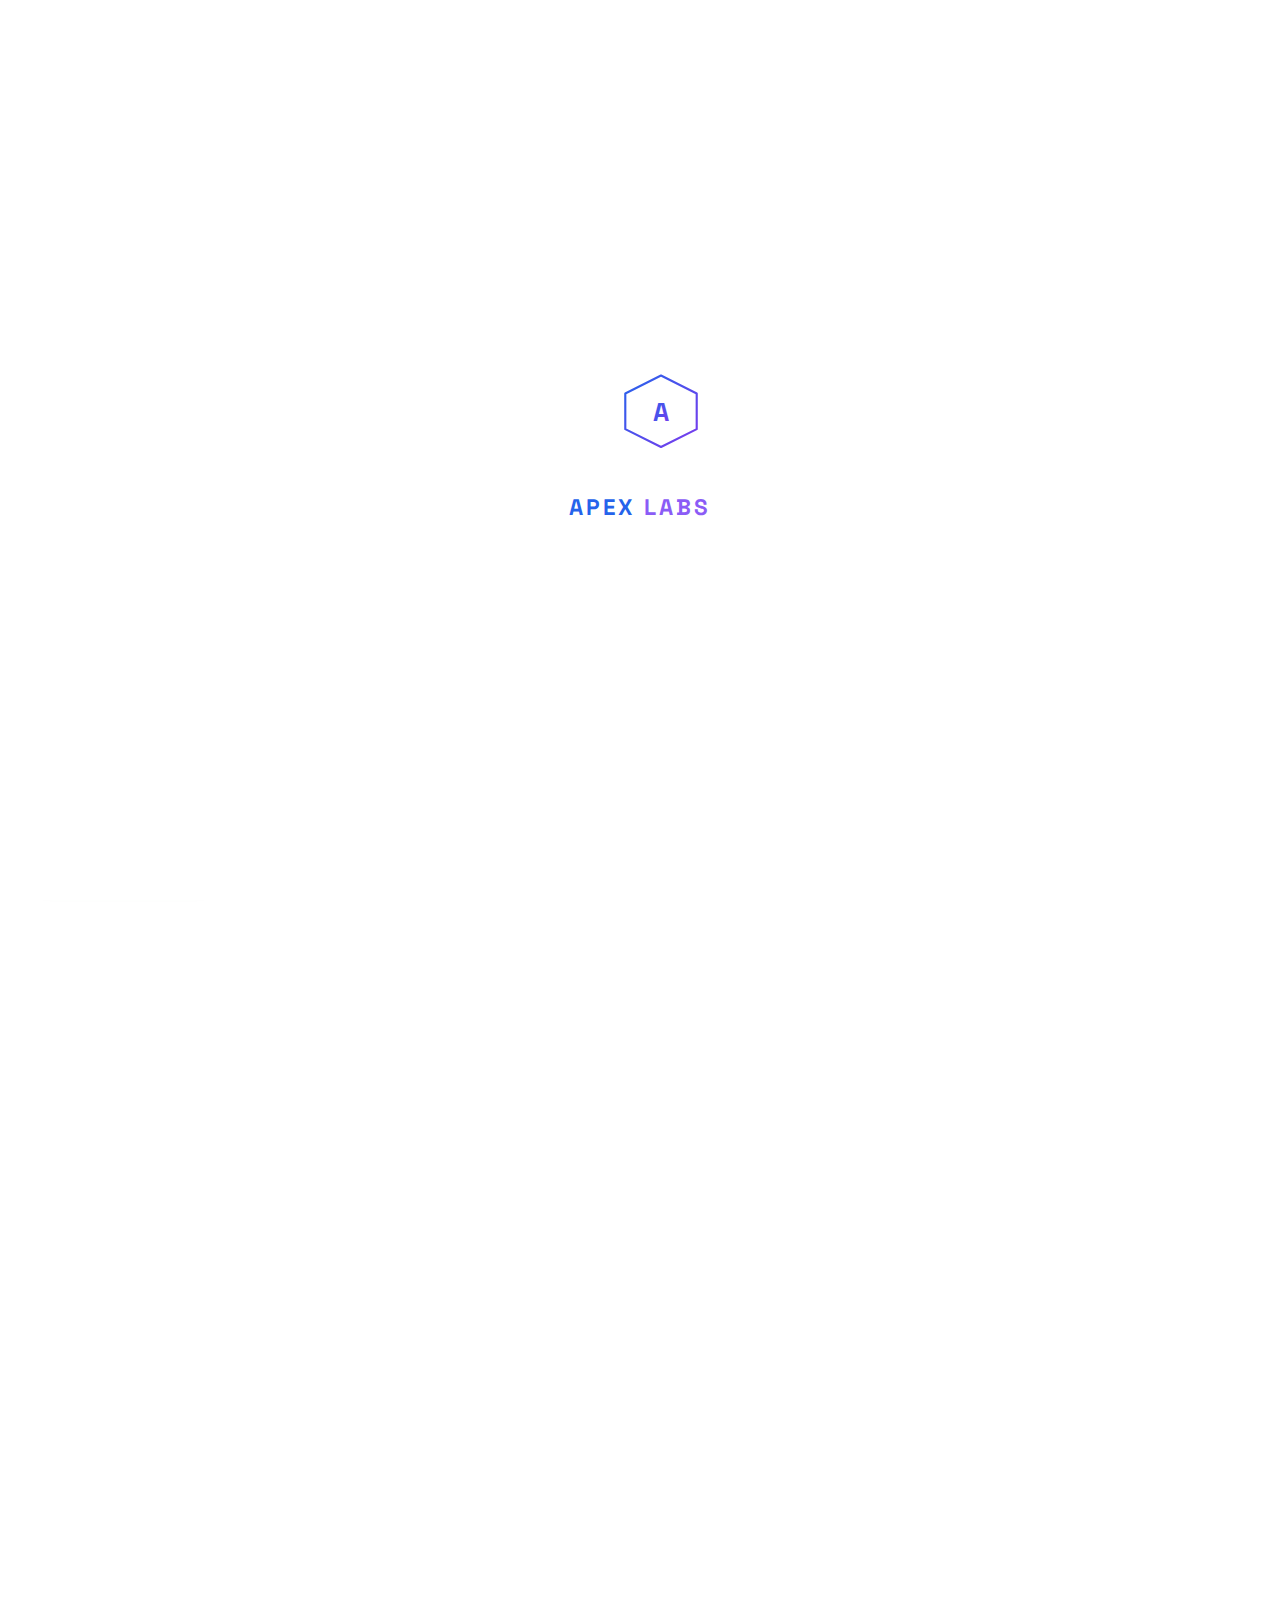
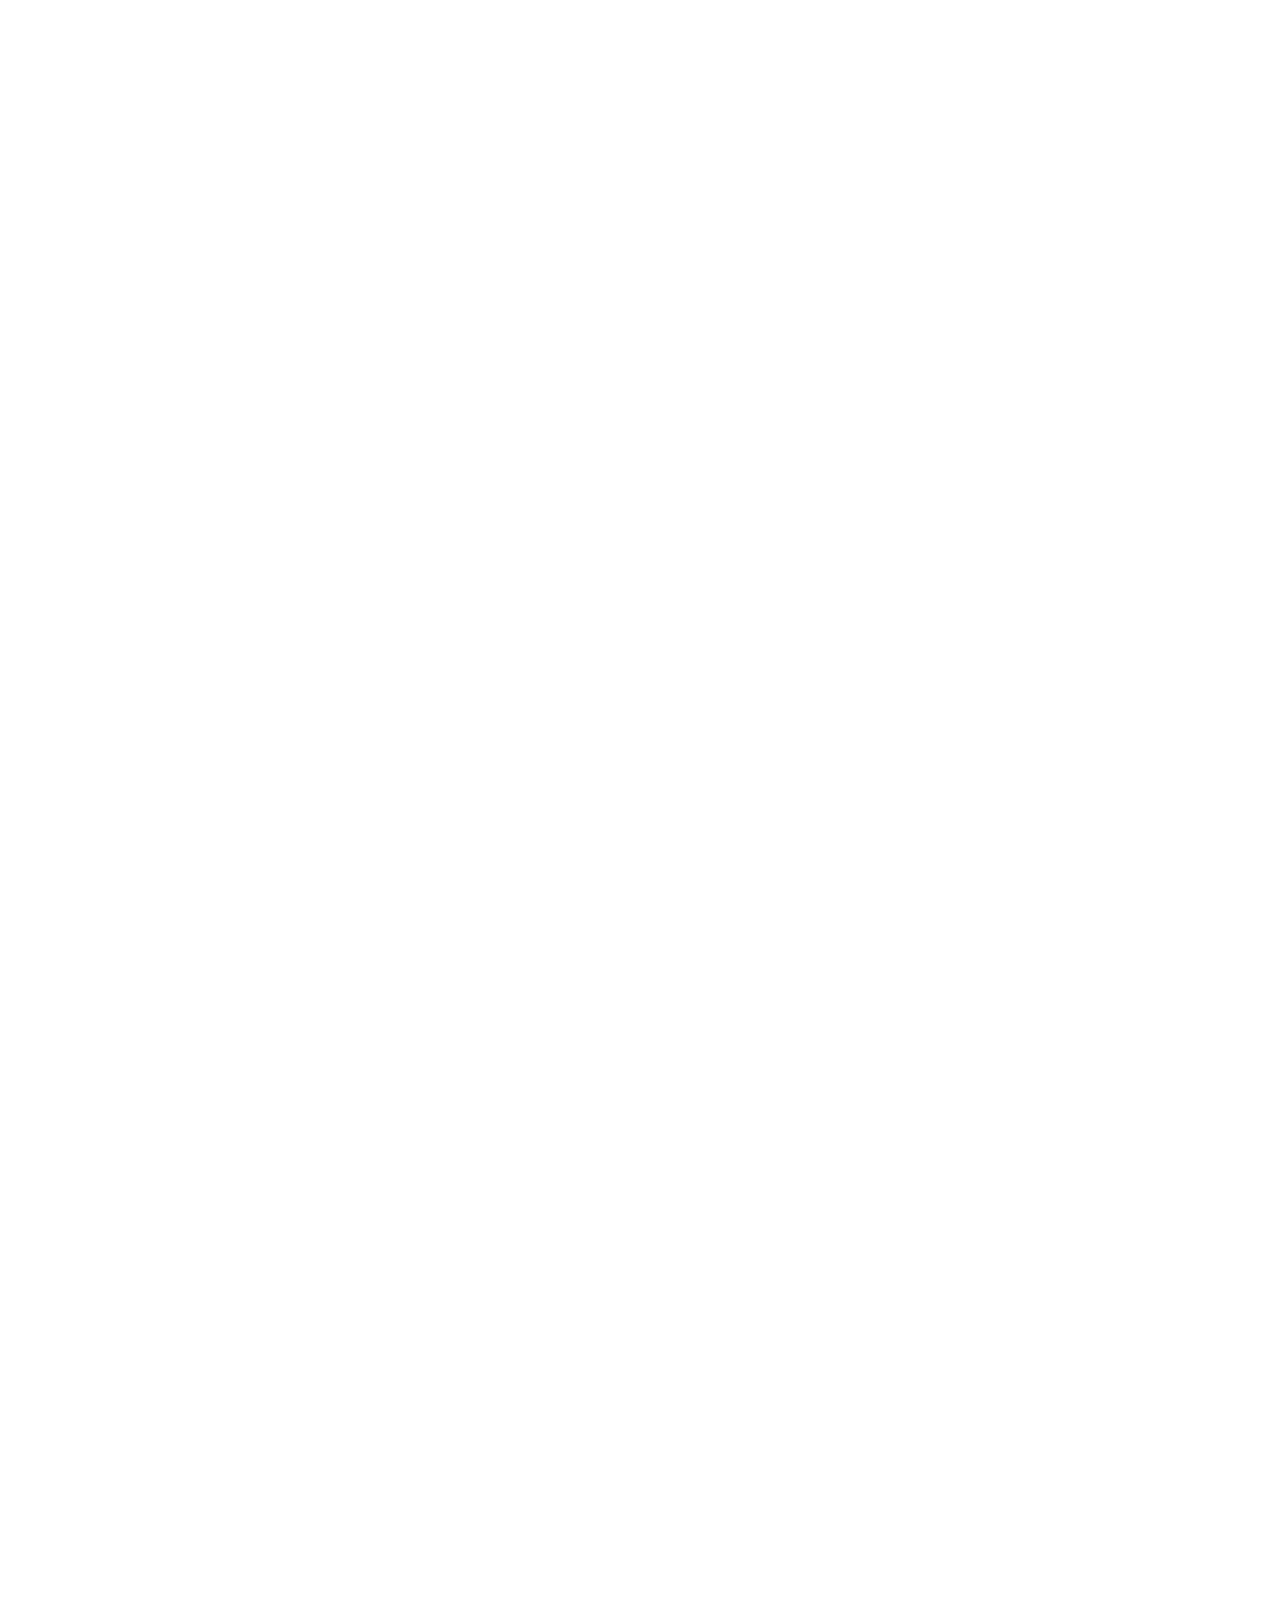
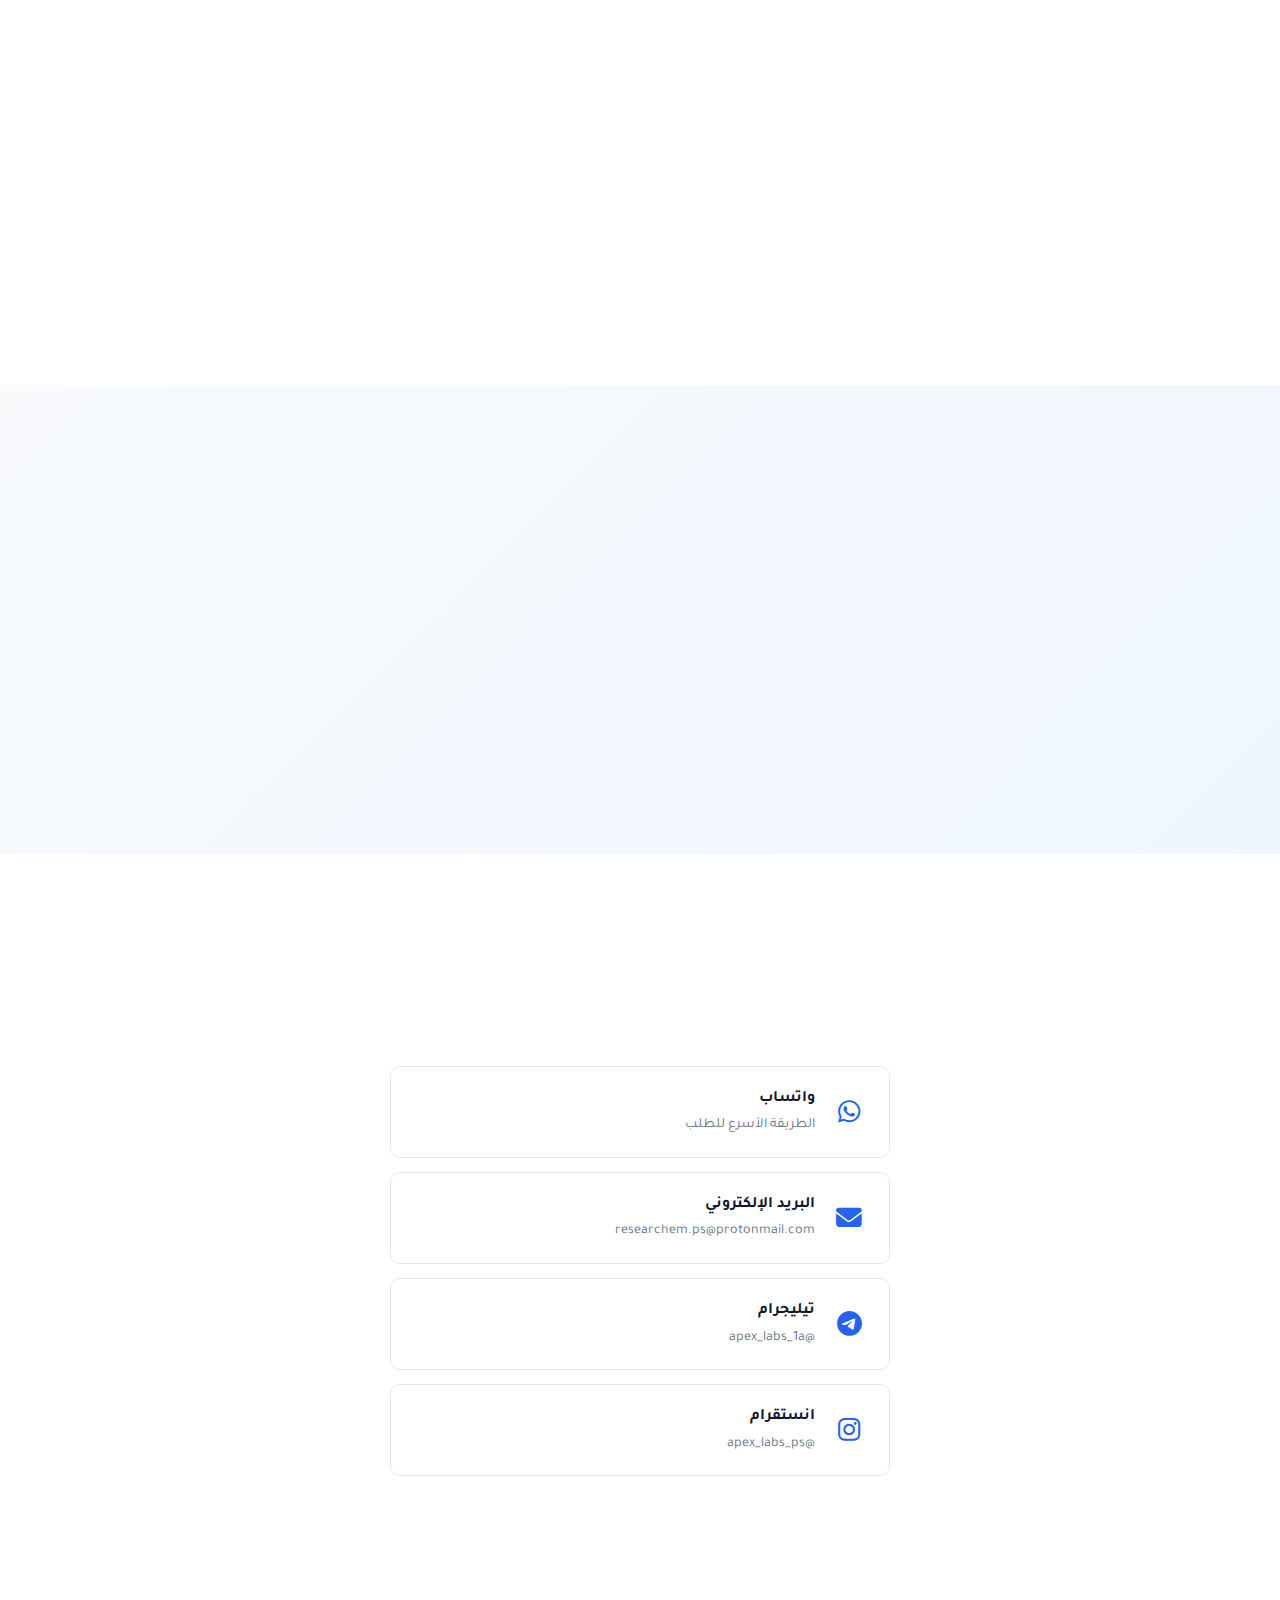
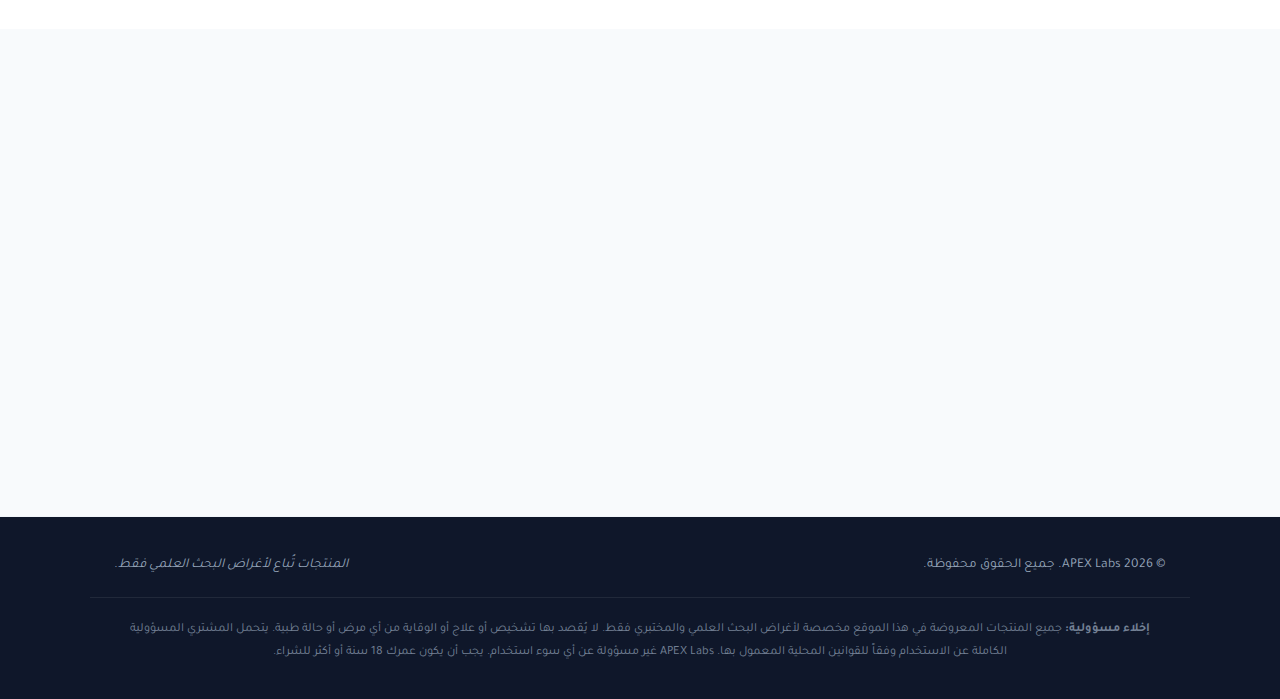
<file: index.html>
﻿<!DOCTYPE html>
<html lang="ar" dir="rtl">
<head>
    <meta charset="UTF-8">
    <meta name="viewport" content="width=device-width, initial-scale=1.0">
    <title>APEX Labs — مكملات رياضية ومركبات بحثية | رام الله، الضفة الغربية</title>
    <meta name="description" content="APEX Labs — أفضل مركبات بحثية ومكملات أداء في الضفة الغربية. SARMs، MK-677، RAD-140، LGD-4033. شحن سريع لرام الله، نابلس، الخليل، بيت لحم، جنين، طولكرم وكل مدن الضفة.">
    <meta name="keywords" content="مكملات رياضية، SARMs، مركبات بحثية، MK-677، RAD-140، LGD-4033، YK-11، هرمون النمو، بناء عضلات، رام الله، الضفة الغربية، فلسطين، نابلس، الخليل، بيت لحم، جنين، طولكرم، قلقيلية، أريحا، سلفيت، طوباس، مكملات غذائية، تمارين، كمال أجسام، بودي بيلدينغ، buy SARMs Palestine، SARMs for sale West Bank، research compounds، Testolone، Ligandrol، Ibutamoren، شراء مكملات، supplements Palestine، bodybuilding supplements، مكملات تضخيم، مكملات تنشيف، muscle building، fat loss supplements، مكملات قوة، performance supplements">

    <!-- Canonical & Language -->
    <link rel="canonical" href="https://apex-labs.tech/">
    <link rel="alternate" hreflang="ar" href="https://apex-labs.tech/">
    <link rel="alternate" hreflang="en" href="https://apex-labs.tech/?lang=en">
    <link rel="alternate" hreflang="x-default" href="https://apex-labs.tech/">

    <!-- Geo-targeting: Palestine / West Bank -->
    <meta name="geo.region" content="PS-WBK">
    <meta name="geo.placename" content="Ramallah, West Bank, Palestine">
    <meta name="geo.position" content="31.9038;35.2034">
    <meta name="ICBM" content="31.9038, 35.2034">
    <meta name="language" content="Arabic">
    <meta name="robots" content="index, follow, max-image-preview:large, max-snippet:-1, max-video-preview:-1">
    <meta name="googlebot" content="index, follow">
    <meta name="revisit-after" content="3 days">
    <meta name="author" content="APEX Labs">

    <!-- Open Graph / Facebook -->
    <meta property="og:title" content="APEX Labs — مكملات رياضية ومركبات بحثية | الضفة الغربية">
    <meta property="og:description" content="أفضل مركبات بحثية ومكملات أداء في فلسطين. SARMs أصلية، شحن سريع لكل الضفة الغربية.">
    <meta property="og:type" content="website">
    <meta property="og:image" content="https://apex-labs.tech/assets/products/Rad-140.jpg">
    <meta property="og:image:width" content="1200">
    <meta property="og:image:height" content="630">
    <meta property="og:url" content="https://apex-labs.tech">
    <meta property="og:site_name" content="APEX Labs">
    <meta property="og:locale" content="ar_AR">
    <meta property="og:locale:alternate" content="en_US">

    <!-- Twitter Card -->
    <meta name="twitter:card" content="summary_large_image">
    <meta name="twitter:title" content="APEX Labs — مكملات رياضية ومركبات بحثية">
    <meta name="twitter:description" content="أفضل مركبات بحثية ومكملات أداء في الضفة الغربية. شحن سريع لكل المدن.">
    <meta name="twitter:image" content="https://apex-labs.tech/assets/products/Rad-140.jpg">

    <!-- JSON-LD: LocalBusiness -->
    <script type="application/ld+json">
    {
      "@context": "https://schema.org",
      "@type": "WebSite",
      "name": "APEX Labs",
      "url": "https://apex-labs.tech",
      "description": "APEX Labs — أفضل مركبات بحثية ومكملات أداء في الضفة الغربية. SARMs، MK-677، RAD-140، LGD-4033.",
      "inLanguage": ["ar", "en"],
      "publisher": {
        "@type": "Organization",
        "name": "APEX Labs",
        "url": "https://apex-labs.tech",
        "logo": "https://apex-labs.tech/assets/favicon.svg"
      }
    }
    </script>
    <script type="application/ld+json">
    {
      "@context": "https://schema.org",
      "@type": "LocalBusiness",
      "name": "APEX Labs",
      "description": "وكيل معتمد للمركبات البحثية ومكملات الأداء في الضفة الغربية. منتجات أصلية مستوردة مع شحن سريع.",
      "url": "https://apex-labs.tech",
      "image": "https://apex-labs.tech/assets/products/Rad-140.jpg",
      "telephone": "+972593046072",
      "email": "researchem.ps@protonmail.com",
      "address": {
        "@type": "PostalAddress",
        "addressLocality": "رام الله",
        "addressRegion": "الضفة الغربية",
        "addressCountry": "PS"
      },
      "geo": {
        "@type": "GeoCoordinates",
        "latitude": 31.9038,
        "longitude": 35.2034
      },
      "areaServed": {
        "@type": "Place",
        "name": "الضفة الغربية، فلسطين"
      },
      "priceRange": "₪200 - ₪350",
      "currenciesAccepted": "ILS",
      "paymentAccepted": "Cash",
      "openingHours": "Mo-Sa 09:00-21:00",
      "sameAs": [
        "https://t.me/apex_labs_1a"
      ]
    }
    </script>

    <!-- JSON-LD: Product List -->
    <script type="application/ld+json">
    {
      "@context": "https://schema.org",
      "@type": "ItemList",
      "name": "منتجات APEX Labs",
      "numberOfItems": 8,
      "itemListElement": [
        {
          "@type": "ListItem",
          "position": 1,
          "item": {
            "@type": "Product",
            "name": "MK-677 VictoriaPharm (Ibutamoren)",
            "description": "يزيد مستويات هرمون النمو، يعزز تعافي العضلات، يحسّن جودة النوم. 10mg / حبة — 50 حبة. من VictoriaPharm.",
            "image": "https://apex-labs.tech/assets/products/mk-677-vp.jpg",
            "url": "https://apex-labs.tech/products/mk-677-vp.html",
            "offers": {
              "@type": "Offer",
              "price": "200",
              "priceCurrency": "ILS",
              "availability": "https://schema.org/InStock"
            }
          }
        },
        {
          "@type": "ListItem",
          "position": 2,
          "item": {
            "@type": "Product",
            "name": "RAD-140 VictoriaPharm (Testolone)",
            "description": "يزيد الكتلة العضلية، يعزز القدرة على التحمل والقوة. 10mg / حبة — 50 حبة. من VictoriaPharm.",
            "image": "https://apex-labs.tech/assets/products/rad-140-vp.jpg",
            "url": "https://apex-labs.tech/products/rad-140-vp.html",
            "offers": {
              "@type": "Offer",
              "price": "200",
              "priceCurrency": "ILS",
              "availability": "https://schema.org/InStock"
            }
          }
        },
        {
          "@type": "ListItem",
          "position": 3,
          "item": {
            "@type": "Product",
            "name": "SWOLE Double (LGD + MK-677)",
            "description": "مزيج قوي من LGD-4033 و MK-677. 35mg/ml — عبوة 30ml.",
            "image": "https://apex-labs.tech/assets/products/SWOLE.webp",
            "url": "https://apex-labs.tech/products/swole-double.html",
            "offers": {
              "@type": "Offer",
              "price": "220",
              "priceCurrency": "ILS",
              "availability": "https://schema.org/InStock"
            }
          }
        },
        {
          "@type": "ListItem",
          "position": 4,
          "item": {
            "@type": "Product",
            "name": "MK-677 سائل (Ibutamoren)",
            "description": "محفّز إفراز هرمون النمو — يعزز IGF-1 ومستويات هرمون النمو. 25mg/ml — عبوة 30ml.",
            "image": "https://apex-labs.tech/assets/products/MK677.webp",
            "url": "https://apex-labs.tech/products/mk-677-liquid.html",
            "offers": {
              "@type": "Offer",
              "price": "220",
              "priceCurrency": "ILS",
              "availability": "https://schema.org/InStock"
            }
          }
        },
        {
          "@type": "ListItem",
          "position": 5,
          "item": {
            "@type": "Product",
            "name": "MK-677 (Ibutamoren)",
            "description": "يزيد مستويات هرمون النمو، يعزز تعافي العضلات، يحسّن جودة النوم. 25mg / حبة — 60 حبة.",
            "image": "https://apex-labs.tech/assets/products/mk-677.jpg",
            "url": "https://apex-labs.tech/products/mk-677.html",
            "offers": {
              "@type": "Offer",
              "price": "270",
              "priceCurrency": "ILS",
              "availability": "https://schema.org/InStock"
            }
          }
        },
        {
          "@type": "ListItem",
          "position": 6,
          "item": {
            "@type": "Product",
            "name": "RAD-140 (Testolone)",
            "description": "يزيد الكتلة العضلية، يعزز القدرة على التحمل والقوة. 20mg / حبة — 60 حبة.",
            "image": "https://apex-labs.tech/assets/products/Rad-140.jpg",
            "url": "https://apex-labs.tech/products/rad-140.html",
            "offers": {
              "@type": "Offer",
              "price": "270",
              "priceCurrency": "ILS",
              "availability": "https://schema.org/InStock"
            }
          }
        },
        {
          "@type": "ListItem",
          "position": 7,
          "item": {
            "@type": "Product",
            "name": "LGD-4033 (Ligandrol)",
            "description": "يزيد الكتلة العضلية، يعزز القوة، يحسّن كثافة العظام. 15mg / حبة — 60 حبة.",
            "image": "https://apex-labs.tech/assets/products/LGD-4033.jpg.webp",
            "url": "https://apex-labs.tech/products/lgd-4033.html",
            "offers": {
              "@type": "Offer",
              "price": "270",
              "priceCurrency": "ILS",
              "availability": "https://schema.org/InStock"
            }
          }
        },
        {
          "@type": "ListItem",
          "position": 8,
          "item": {
            "@type": "Product",
            "name": "YK-11",
            "description": "تعزيز نمو العضلات، زيادة كثافة العظام، دعم حرق الدهون. 10mg / حبة — 60 حبة.",
            "image": "https://apex-labs.tech/assets/products/Yk-11.jpg",
            "url": "https://apex-labs.tech/products/yk-11.html",
            "offers": {
              "@type": "Offer",
              "price": "270",
              "priceCurrency": "ILS",
              "availability": "https://schema.org/InStock"
            }
          }
        }
      ]
    }
    </script>

    <!-- Preload Critical Resources -->
    <link rel="preload" href="css/style.css?v=3" as="style">
    <link rel="preload" href="js/main.js" as="script">

    <link rel="stylesheet" href="css/style.css?v=3">
    <link rel="preconnect" href="https://fonts.googleapis.com">
    <link rel="preconnect" href="https://fonts.gstatic.com" crossorigin>
    <link href="https://fonts.googleapis.com/css2?family=Tajawal:wght@400;500;700;800&family=Space+Grotesk:wght@600;700&display=swap" rel="stylesheet">
    <link rel="stylesheet" href="https://cdnjs.cloudflare.com/ajax/libs/font-awesome/6.5.1/css/all.min.css">
    <link rel="icon" type="image/svg+xml" href="assets/favicon.svg">
    <link rel="manifest" href="manifest.webmanifest">
    <meta name="theme-color" content="#2563EB">
</head>
<body>

    <!-- LOADING SCREEN -->
    <div class="loader" id="loader">
        <div class="loader-inner">
            <div class="loader-logo">
                <svg viewBox="0 0 120 140" width="100%" height="100%" fill="none" xmlns="http://www.w3.org/2000/svg">
                    <path class="loader-hex" d="M60 5 L110 30 L110 80 L60 105 L10 80 L10 30 Z" stroke="url(#loaderGrad)" stroke-width="3" fill="none" stroke-linecap="round" stroke-linejoin="round"/>
                    <text x="60" y="68" text-anchor="middle" font-family="Space Grotesk, sans-serif" font-weight="700" font-size="36" fill="url(#loaderGrad)">A</text>
                    <defs>
                        <linearGradient id="loaderGrad" x1="0" y1="0" x2="1" y2="1">
                            <stop offset="0%" stop-color="#2563EB"/>
                            <stop offset="100%" stop-color="#7C3AED"/>
                        </linearGradient>
                    </defs>
                </svg>
            </div>
            <p class="loader-text">APEX <span>LABS</span></p>
        </div>
    </div>

    <!-- CHEMICAL STRUCTURE DECORATIONS -->
    <div class="chem-deco chem-deco-1" aria-hidden="true">
        <svg viewBox="0 0 200 200" fill="none" xmlns="http://www.w3.org/2000/svg">
            <circle cx="100" cy="60" r="6" stroke="currentColor" stroke-width="1.5"/>
            <circle cx="60" cy="100" r="6" stroke="currentColor" stroke-width="1.5"/>
            <circle cx="140" cy="100" r="6" stroke="currentColor" stroke-width="1.5"/>
            <circle cx="80" cy="140" r="6" stroke="currentColor" stroke-width="1.5"/>
            <circle cx="120" cy="140" r="6" stroke="currentColor" stroke-width="1.5"/>
            <circle cx="100" cy="180" r="6" stroke="currentColor" stroke-width="1.5"/>
            <line x1="100" y1="66" x2="64" y2="96" stroke="currentColor" stroke-width="1.5"/>
            <line x1="100" y1="66" x2="136" y2="96" stroke="currentColor" stroke-width="1.5"/>
            <line x1="60" y1="106" x2="76" y2="136" stroke="currentColor" stroke-width="1.5"/>
            <line x1="140" y1="106" x2="124" y2="136" stroke="currentColor" stroke-width="1.5"/>
            <line x1="84" y1="144" x2="116" y2="144" stroke="currentColor" stroke-width="1.5"/>
            <line x1="100" y1="174" x2="84" y2="146" stroke="currentColor" stroke-width="1.5"/>
            <line x1="100" y1="174" x2="116" y2="146" stroke="currentColor" stroke-width="1.5"/>
        </svg>
    </div>
    <div class="chem-deco chem-deco-2" aria-hidden="true">
        <svg viewBox="0 0 180 180" fill="none" xmlns="http://www.w3.org/2000/svg">
            <path d="M30 90 L60 40 L120 40 L150 90 L120 140 L60 140 Z" stroke="currentColor" stroke-width="1.5" fill="none"/>
            <circle cx="30" cy="90" r="5" stroke="currentColor" stroke-width="1.5"/>
            <circle cx="60" cy="40" r="5" stroke="currentColor" stroke-width="1.5"/>
            <circle cx="120" cy="40" r="5" stroke="currentColor" stroke-width="1.5"/>
            <circle cx="150" cy="90" r="5" stroke="currentColor" stroke-width="1.5"/>
            <circle cx="120" cy="140" r="5" stroke="currentColor" stroke-width="1.5"/>
            <circle cx="60" cy="140" r="5" stroke="currentColor" stroke-width="1.5"/>
            <line x1="150" y1="90" x2="180" y2="70" stroke="currentColor" stroke-width="1.5"/>
            <text x="170" y="65" font-size="12" fill="currentColor">OH</text>
        </svg>
    </div>
    <div class="chem-deco chem-deco-3" aria-hidden="true">
        <svg viewBox="0 0 160 120" fill="none" xmlns="http://www.w3.org/2000/svg">
            <path d="M20 60 L50 20 L90 20 L120 60 L90 100 L50 100 Z" stroke="currentColor" stroke-width="1.5" fill="none"/>
            <line x1="120" y1="60" x2="150" y2="60" stroke="currentColor" stroke-width="1.5"/>
            <circle cx="150" cy="60" r="4" stroke="currentColor" stroke-width="1.5"/>
            <line x1="50" y1="20" x2="50" y2="0" stroke="currentColor" stroke-width="1.5"/>
            <text x="44" y="-2" font-size="10" fill="currentColor">N</text>
        </svg>
    </div>

    <!-- NAV -->
    <nav class="nav">
        <div class="container nav-inner">
            <a href="#" class="logo">APEX <span class="logo-accent">LABS</span></a>
            <div class="nav-links" id="navLinks">
                <a href="#products" data-ar="المنتجات" data-en="Products">المنتجات</a>
                <a href="#about" data-ar="عنّا" data-en="About">عنّا</a>
                <a href="#contact" data-ar="تواصل معنا" data-en="Contact">تواصل معنا</a>
            </div>
            <button class="lang-btn" id="langBtn" title="Switch Language">EN</button>
            <button class="menu-btn" id="menuBtn" aria-label="القائمة" aria-controls="navLinks" aria-expanded="false">
                <span></span><span></span><span></span>
            </button>
        </div>
    </nav>

    <!-- HERO -->
    <section class="hero">
        <div class="container hero-inner">
            <h1 data-ar="وجهتك الأولى<br><span>للتفوّق والأداء</span>" data-en="Your #1 Destination<br><span>for Peak Performance</span>">وجهتك الأولى<br><span>للتفوّق والأداء</span></h1>
            <p class="hero-desc" data-ar="مركبات بحثية، مكملات أداء، ومنتجات متميزة — كلها بأعلى جودة ونقاء. توصيل سريع لكل مدن الضفة الغربية." data-en="Research compounds, performance supplements & premium products — all at the highest purity and quality. Fast delivery across all West Bank cities.">مركبات بحثية، مكملات أداء، ومنتجات متميزة — كلها بأعلى جودة ونقاء. توصيل سريع لكل مدن الضفة الغربية.</p>
            <a href="#products" class="btn" data-ar="تصفّح المنتجات" data-en="View Products">تصفّح المنتجات</a>
        </div>
    </section>

    <!-- PRODUCTS -->
    <section class="products" id="products">
        <div class="container">
            <h2 class="section-title" data-ar="منتجاتنا" data-en="Our Products">منتجاتنا</h2>
            <p class="section-desc" data-ar="المركبات المتوفرة حالياً — المزيد قريباً." data-en="Currently available compounds — more coming soon.">المركبات المتوفرة حالياً — المزيد قريباً.</p>

            <div class="filter-tabs">
                <button class="filter-btn active" data-filter="all" data-ar="الكل" data-en="All">الكل</button>
                <button class="filter-btn" data-filter="tablets" data-ar="حبوب" data-en="Tablets">حبوب</button>
                <button class="filter-btn" data-filter="liquid" data-ar="سائل" data-en="Liquid">سائل</button>
            </div>

            <div class="product-grid">

<!-- PRODUCT 1: MK-677 VictoriaPharm -->
                <div class="product-card" data-category="tablets">
                    <div class="product-img">
                        <img src="assets/products/mk-677-vp.jpg" alt="MK-677 VictoriaPharm Ibutamoren" loading="lazy">
                    </div>
                    <div class="product-body">
                        <span class="product-tag" data-ar="حبوب" data-en="Tablets">حبوب</span>
                        <h3>MK-677 VictoriaPharm</h3>
                        <p class="product-desc" data-ar="يزيد مستويات هرمون النمو، يعزز تعافي العضلات، يحسّن جودة النوم، يقوي كثافة العظام، يدعم الكتلة العضلية الصافية، ويحفّز الشهية. من شركة VictoriaPharm الروسية." data-en="Increases growth hormone levels, enhances muscle recovery, improves sleep quality, boosts bone density, promotes lean muscle mass, and stimulates appetite. By VictoriaPharm (Russia).">يزيد مستويات هرمون النمو، يعزز تعافي العضلات، يحسّن جودة النوم، يقوي كثافة العظام، يدعم الكتلة العضلية الصافية، ويحفّز الشهية. من شركة VictoriaPharm الروسية.</p>
                        <ul class="product-benefits">
                            <li><i class="fas fa-check-circle"></i> <span data-ar="زيادة مستويات هرمون النمو" data-en="Increases Growth Hormone Levels">زيادة مستويات هرمون النمو</span></li>
                            <li><i class="fas fa-check-circle"></i> <span data-ar="تعزيز تعافي العضلات" data-en="Enhances Muscle Recovery">تعزيز تعافي العضلات</span></li>
                            <li><i class="fas fa-check-circle"></i> <span data-ar="تحسين جودة النوم" data-en="Improves Sleep Quality">تحسين جودة النوم</span></li>
                            <li><i class="fas fa-check-circle"></i> <span data-ar="تقوية كثافة العظام" data-en="Boosts Bone Density">تقوية كثافة العظام</span></li>
                            <li><i class="fas fa-check-circle"></i> <span data-ar="دعم الكتلة العضلية الصافية" data-en="Promotes Lean Muscle Mass">دعم الكتلة العضلية الصافية</span></li>
                            <li><i class="fas fa-check-circle"></i> <span data-ar="تحفيز الشهية ودعم التغذية" data-en="Stimulates Appetite & Supports Nutrition">تحفيز الشهية ودعم التغذية</span></li>
                        </ul>
                        <ul class="product-details">
                            <li><i class="fas fa-tablets"></i> <span data-ar="10mg / حبة — 50 حبة" data-en="10mg / tablet — 50 tablets">10mg / حبة — 50 حبة</span></li>
                            <li><i class="fas fa-prescription-bottle"></i> <span data-ar="عبوة بلاستيكية" data-en="Plastic Bottle">عبوة بلاستيكية</span></li>
                            <li><i class="fas fa-industry"></i> <span data-ar="VictoriaPharm (روسيا)" data-en="VictoriaPharm (Russia)">VictoriaPharm (روسيا)</span></li>
                        </ul>
                        <div class="product-bottom">
                            <div class="price-wrap"><span class="price-old">₪250</span><span class="price">₪200</span></div>
                            <div class="product-actions"><a href="products/mk-677-vp.html" class="btn btn-sm btn-outline" data-ar="التفاصيل" data-en="Details">التفاصيل</a><a href="#contact" class="btn btn-sm" data-ar="اطلب الآن" data-en="Order">اطلب الآن</a></div>
                        </div>
                    </div>
                </div>

<!-- PRODUCT 2: RAD-140 VictoriaPharm -->
                <div class="product-card" data-category="tablets">
                    <div class="product-img">
                        <img src="assets/products/rad-140-vp.jpg" alt="RAD-140 VictoriaPharm Testolone" loading="lazy">
                    </div>
                    <div class="product-body">
                        <span class="product-tag" data-ar="حبوب" data-en="Tablets">حبوب</span>
                        <h3>RAD-140 VictoriaPharm</h3>
                        <p class="product-desc" data-ar="يزيد الكتلة العضلية، يحافظ على العضلات أثناء التنشيف، يعزز القدرة على التحمل والقوة، تعافي أسرع، وضغط أقل على الكبد. من شركة VictoriaPharm الروسية." data-en="Increases muscle mass, preserves muscle during cutting, enhances endurance and strength, faster recovery, and reduced liver strain. By VictoriaPharm (Russia).">يزيد الكتلة العضلية، يحافظ على العضلات أثناء التنشيف، يعزز القدرة على التحمل والقوة، تعافي أسرع، وضغط أقل على الكبد. من شركة VictoriaPharm الروسية.</p>
                        <ul class="product-benefits">
                            <li><i class="fas fa-check-circle"></i> <span data-ar="زيادة الكتلة العضلية" data-en="Increased Muscle Mass">زيادة الكتلة العضلية</span></li>
                            <li><i class="fas fa-check-circle"></i> <span data-ar="الحفاظ على العضلات أثناء التنشيف" data-en="Muscle Preservation During Cutting">الحفاظ على العضلات أثناء التنشيف</span></li>
                            <li><i class="fas fa-check-circle"></i> <span data-ar="تعزيز القدرة على التحمل والقوة" data-en="Enhanced Endurance and Strength">تعزيز القدرة على التحمل والقوة</span></li>
                            <li><i class="fas fa-check-circle"></i> <span data-ar="تأثير هرموني أقل من البدائل التقليدية" data-en="Lower Hormonal Impact Than Traditional Alternatives">تأثير هرموني أقل من البدائل التقليدية</span></li>
                            <li><i class="fas fa-check-circle"></i> <span data-ar="تعافي أسرع" data-en="Faster Recovery">تعافي أسرع</span></li>
                            <li><i class="fas fa-check-circle"></i> <span data-ar="ضغط أقل على الكبد مقارنة بالستيرويدات" data-en="Reduced Liver Strain Compared to Steroids">ضغط أقل على الكبد مقارنة بالستيرويدات</span></li>
                        </ul>
                        <ul class="product-details">
                            <li><i class="fas fa-tablets"></i> <span data-ar="10mg / حبة — 50 حبة" data-en="10mg / tablet — 50 tablets">10mg / حبة — 50 حبة</span></li>
                            <li><i class="fas fa-prescription-bottle"></i> <span data-ar="عبوة بلاستيكية" data-en="Plastic Bottle">عبوة بلاستيكية</span></li>
                            <li><i class="fas fa-industry"></i> <span data-ar="VictoriaPharm (روسيا)" data-en="VictoriaPharm (Russia)">VictoriaPharm (روسيا)</span></li>
                        </ul>
                        <div class="product-bottom">
                            <div class="price-wrap"><span class="price-old">₪250</span><span class="price">₪200</span></div>
                            <div class="product-actions"><a href="products/rad-140-vp.html" class="btn btn-sm btn-outline" data-ar="التفاصيل" data-en="Details">التفاصيل</a><a href="#contact" class="btn btn-sm" data-ar="اطلب الآن" data-en="Order">اطلب الآن</a></div>
                        </div>
                    </div>
                </div>

<!-- PRODUCT 3: SWOLE Double -->
                <div class="product-card" data-category="liquid">
                    <div class="product-img">
                        <img src="assets/products/SWOLE.webp" alt="SWOLE Double" loading="lazy">
                    </div>
                    <div class="product-body">
                        <span class="product-tag" data-ar="سائل" data-en="Liquid">سائل</span>
                        <h3>SWOLE Double (LGD + MK-677)</h3>
                        <p class="product-desc" data-ar="مزيج قوي من LGD-4033 و MK-677. يساعد على حرق الدهون وبناء كتلة عضلية صافية ودعم كثافة العظام وزيادة القوة. توافر حيوي ممتاز ولا يتحول إلى إستروجين. رائع للتضخيم مع احتباس مائي أقل. MK-677 يعزز هرمون النمو و IGF-1 لدعم بناء العضلات الصافية وتحسين البشرة والشعر والأظافر والصفاء الذهني." data-en="A powerful combination of LGD-4033 and MK-677. LGD-4033 helps cut fat, achieve clean lean muscle mass gains, support bone density and increase strength. Excellent bioavailability and won't convert to estrogen. Great for bulking with less water retention. MK-677 boosts IGF-1 and growth hormone to support lean muscle growth, healthier hair, skin, nails, and improved mental clarity.">مزيج قوي من LGD-4033 و MK-677. يساعد على حرق الدهون وبناء كتلة عضلية صافية ودعم كثافة العظام وزيادة القوة. توافر حيوي ممتاز ولا يتحول إلى إستروجين. رائع للتضخيم مع احتباس مائي أقل. MK-677 يعزز هرمون النمو و IGF-1 لدعم بناء العضلات الصافية وتحسين البشرة والشعر والأظافر والصفاء الذهني.</p>
                        <ul class="product-benefits">
                            <li><i class="fas fa-check-circle"></i> <span data-ar="حرق الدهون وبناء عضلات صافية" data-en="Cut fat & build lean muscle">حرق الدهون وبناء عضلات صافية</span></li>
                            <li><i class="fas fa-check-circle"></i> <span data-ar="دعم كثافة العظام" data-en="Supports bone density">دعم كثافة العظام</span></li>
                            <li><i class="fas fa-check-circle"></i> <span data-ar="توافر حيوي ممتاز" data-en="Excellent bioavailability">توافر حيوي ممتاز</span></li>
                            <li><i class="fas fa-check-circle"></i> <span data-ar="لا يتحول إلى إستروجين" data-en="Won't convert to estrogen">لا يتحول إلى إستروجين</span></li>
                            <li><i class="fas fa-check-circle"></i> <span data-ar="يعزز هرمون النمو و IGF-1" data-en="Boosts Growth Hormone & IGF-1">يعزز هرمون النمو و IGF-1</span></li>
                            <li><i class="fas fa-check-circle"></i> <span data-ar="تحسين البشرة والشعر والصفاء الذهني" data-en="Improves skin, hair & mental clarity">تحسين البشرة والشعر والصفاء الذهني</span></li>
                        </ul>
                        <ul class="product-details">
                            <li><i class="fas fa-vial"></i> <span data-ar="35mg/ml — عبوة 30ml" data-en="35mg/ml — 30ml bottle">35mg/ml — عبوة 30ml</span></li>
                            <li><i class="fas fa-check"></i> <span data-ar="توافر حيوي ممتاز" data-en="Excellent bioavailability">توافر حيوي ممتاز</span></li>
                        </ul>
                        <div class="product-bottom">
                            <div class="price-wrap"><span class="price-old">₪350</span><span class="price">₪220</span></div>
                            <div class="product-actions"><a href="products/swole-double.html" class="btn btn-sm btn-outline" data-ar="التفاصيل" data-en="Details">التفاصيل</a><a href="#contact" class="btn btn-sm" data-ar="اطلب الآن" data-en="Order">اطلب الآن</a></div>
                        </div>
                    </div>
                </div>

<!-- PRODUCT 4: MK-677 Liquid -->
                <div class="product-card" data-category="liquid">
                    <div class="product-img">
                        <img src="assets/products/MK677.webp" alt="MK-677 Liquid" loading="lazy">
                    </div>
                    <div class="product-body">
                        <span class="product-tag" data-ar="سائل" data-en="Liquid">سائل</span>
                        <h3 data-ar="MK-677 سائل (Ibutamoren)" data-en="MK-677 Liquid (Ibutamoren)">MK-677 سائل (Ibutamoren)</h3>
                        <p class="product-desc" data-ar="محفّز إفراز هرمون النمو — يعزز IGF-1 ومستويات هرمون النمو. يدعم بناء الكتلة العضلية الصافية، قد يحسّن صحة الشعر والبشرة والأظافر، وقد يعزز الصفاء الذهني والتركيز." data-en="Growth hormone secretagogue — boosts IGF-1 and growth hormone levels. Supports lean muscle growth, may improve hair, skin and nail health, and may enhance mental clarity and focus.">محفّز إفراز هرمون النمو — يعزز IGF-1 ومستويات هرمون النمو. يدعم بناء الكتلة العضلية الصافية، قد يحسّن صحة الشعر والبشرة والأظافر، وقد يعزز الصفاء الذهني والتركيز.</p>
                        <ul class="product-benefits">
                            <li><i class="fas fa-check-circle"></i> <span data-ar="يعزز هرمون النمو و IGF-1" data-en="Boosts IGF-1 & Growth Hormone">يعزز هرمون النمو و IGF-1</span></li>
                            <li><i class="fas fa-check-circle"></i> <span data-ar="يدعم بناء كتلة عضلية صافية" data-en="Supports lean muscle growth">يدعم بناء كتلة عضلية صافية</span></li>
                            <li><i class="fas fa-check-circle"></i> <span data-ar="قد يحسّن صحة الشعر والبشرة والأظافر" data-en="May improve hair, skin & nail health">قد يحسّن صحة الشعر والبشرة والأظافر</span></li>
                            <li><i class="fas fa-check-circle"></i> <span data-ar="قد يعزز الصفاء الذهني والتركيز" data-en="May enhance mental clarity & focus">قد يعزز الصفاء الذهني والتركيز</span></li>
                        </ul>
                        <ul class="product-details">
                            <li><i class="fas fa-vial"></i> <span data-ar="25mg/ml — عبوة 30ml" data-en="25mg/ml — 30ml bottle">25mg/ml — عبوة 30ml</span></li>
                            <li><i class="fas fa-check"></i> <span data-ar="الجرعة: 25 ملغ/يوم" data-en="Dosage: 25 mg/day">الجرعة: 25 ملغ/يوم</span></li>
                        </ul>
                        <div class="product-bottom">
                            <div class="price-wrap"><span class="price-old">₪350</span><span class="price">₪220</span></div>
                            <div class="product-actions"><a href="products/mk-677-liquid.html" class="btn btn-sm btn-outline" data-ar="التفاصيل" data-en="Details">التفاصيل</a><a href="#contact" class="btn btn-sm" data-ar="اطلب الآن" data-en="Order">اطلب الآن</a></div>
                        </div>
                    </div>
                </div>

<!-- PRODUCT 5: MK-677 Tablets -->
                <div class="product-card" data-category="tablets">
                    <div class="product-img">
                        <img src="assets/products/mk-677.jpg" alt="MK-677 Ibutamoren" loading="lazy">
                    </div>
                    <div class="product-body">
                        <span class="product-tag" data-ar="حبوب" data-en="Tablets">حبوب</span>
                        <h3>MK-677 (Ibutamoren)</h3>
                        <p class="product-desc" data-ar="يزيد مستويات هرمون النمو، يعزز تعافي العضلات، يحسّن جودة النوم، يقوي كثافة العظام، يدعم الكتلة العضلية الصافية، ويحفّز الشهية." data-en="Increases growth hormone levels, enhances muscle recovery, improves sleep quality, boosts bone density, promotes lean muscle mass, and stimulates appetite.">يزيد مستويات هرمون النمو، يعزز تعافي العضلات، يحسّن جودة النوم، يقوي كثافة العظام، يدعم الكتلة العضلية الصافية، ويحفّز الشهية.</p>
                        <ul class="product-benefits">
                            <li><i class="fas fa-check-circle"></i> <span data-ar="زيادة مستويات هرمون النمو" data-en="Increases Growth Hormone Levels">زيادة مستويات هرمون النمو</span></li>
                            <li><i class="fas fa-check-circle"></i> <span data-ar="تعزيز تعافي العضلات" data-en="Enhances Muscle Recovery">تعزيز تعافي العضلات</span></li>
                            <li><i class="fas fa-check-circle"></i> <span data-ar="تحسين جودة النوم" data-en="Improves Sleep Quality">تحسين جودة النوم</span></li>
                            <li><i class="fas fa-check-circle"></i> <span data-ar="تقوية كثافة العظام" data-en="Boosts Bone Density">تقوية كثافة العظام</span></li>
                            <li><i class="fas fa-check-circle"></i> <span data-ar="دعم الكتلة العضلية الصافية" data-en="Promotes Lean Muscle Mass">دعم الكتلة العضلية الصافية</span></li>
                            <li><i class="fas fa-check-circle"></i> <span data-ar="تحفيز الشهية ودعم التغذية" data-en="Stimulates Appetite & Supports Nutrition">تحفيز الشهية ودعم التغذية</span></li>
                        </ul>
                        <ul class="product-details">
                            <li><i class="fas fa-tablets"></i> <span data-ar="25mg / حبة — 60 حبة" data-en="25mg / tablet — 60 tablets">25mg / حبة — 60 حبة</span></li>
                            <li><i class="fas fa-prescription-bottle"></i> <span data-ar="عبوة زجاجية" data-en="Glass Amber Jar">عبوة زجاجية</span></li>
                            <li><i class="fas fa-check"></i> <span data-ar="الجرعة: 10–20 ملغ/يوم" data-en="Dosage: 10–20 mg/day">الجرعة: 10–20 ملغ/يوم</span></li>
                        </ul>
                        <div class="product-bottom">
                            <div class="price-wrap"><span class="price-old">₪300</span><span class="price">₪270</span></div>
                            <div class="product-actions"><a href="products/mk-677.html" class="btn btn-sm btn-outline" data-ar="التفاصيل" data-en="Details">التفاصيل</a><a href="#contact" class="btn btn-sm" data-ar="اطلب الآن" data-en="Order">اطلب الآن</a></div>
                        </div>
                    </div>
                </div>

<!-- PRODUCT 6: RAD-140 -->
                <div class="product-card" data-category="tablets">
                    <div class="product-img">
                        <img src="assets/products/Rad-140.jpg" alt="RAD-140 Testolone" loading="lazy">
                    </div>
                    <div class="product-body">
                        <span class="product-tag" data-ar="حبوب" data-en="Tablets">حبوب</span>
                        <h3>RAD-140 (Testolone)</h3>
                        <p class="product-desc" data-ar="يزيد الكتلة العضلية، يحافظ على العضلات أثناء التنشيف، يعزز القدرة على التحمل والقوة، تأثير هرموني أقل مقارنة بالبدائل التقليدية، تعافي أسرع، وضغط أقل على الكبد مقارنة بالستيرويدات." data-en="Increases muscle mass, preserves muscle during cutting, enhances endurance and strength, lower hormonal impact compared to traditional alternatives, faster recovery, and reduced liver strain compared to oral steroids.">يزيد الكتلة العضلية، يحافظ على العضلات أثناء التنشيف، يعزز القدرة على التحمل والقوة، تأثير هرموني أقل مقارنة بالبدائل التقليدية، تعافي أسرع، وضغط أقل على الكبد مقارنة بالستيرويدات.</p>
                        <ul class="product-benefits">
                            <li><i class="fas fa-check-circle"></i> <span data-ar="زيادة الكتلة العضلية" data-en="Increased Muscle Mass">زيادة الكتلة العضلية</span></li>
                            <li><i class="fas fa-check-circle"></i> <span data-ar="الحفاظ على العضلات أثناء التنشيف" data-en="Muscle Preservation During Cutting">الحفاظ على العضلات أثناء التنشيف</span></li>
                            <li><i class="fas fa-check-circle"></i> <span data-ar="تعزيز القدرة على التحمل والقوة" data-en="Enhanced Endurance and Strength">تعزيز القدرة على التحمل والقوة</span></li>
                            <li><i class="fas fa-check-circle"></i> <span data-ar="تأثير هرموني أقل من البدائل التقليدية" data-en="Lower Hormonal Impact Than Traditional Alternatives">تأثير هرموني أقل من البدائل التقليدية</span></li>
                            <li><i class="fas fa-check-circle"></i> <span data-ar="تعافي أسرع" data-en="Faster Recovery">تعافي أسرع</span></li>
                            <li><i class="fas fa-check-circle"></i> <span data-ar="ضغط أقل على الكبد مقارنة بالستيرويدات" data-en="Reduced Liver Strain Compared to Steroids">ضغط أقل على الكبد مقارنة بالستيرويدات</span></li>
                        </ul>
                        <ul class="product-details">
                            <li><i class="fas fa-tablets"></i> <span data-ar="20mg / حبة — 60 حبة" data-en="20mg / tablet — 60 tablets">20mg / حبة — 60 حبة</span></li>
                            <li><i class="fas fa-prescription-bottle"></i> <span data-ar="عبوة زجاجية" data-en="Glass Amber Jar">عبوة زجاجية</span></li>
                            <li><i class="fas fa-check"></i> <span data-ar="الجرعة: 10–20 ملغ/يوم" data-en="Dosage: 10–20 mg/day">الجرعة: 10–20 ملغ/يوم</span></li>
                        </ul>
                        <div class="product-bottom">
                            <div class="price-wrap"><span class="price-old">₪300</span><span class="price">₪270</span></div>
                            <div class="product-actions"><a href="products/rad-140.html" class="btn btn-sm btn-outline" data-ar="التفاصيل" data-en="Details">التفاصيل</a><a href="#contact" class="btn btn-sm" data-ar="اطلب الآن" data-en="Order">اطلب الآن</a></div>
                        </div>
                    </div>
                </div>

<!-- PRODUCT 7: LGD-4033 -->
                <div class="product-card" data-category="tablets">
                    <div class="product-img">
                        <img src="assets/products/LGD-4033.jpg.webp" alt="LGD-4033 Ligandrol" loading="lazy">
                    </div>
                    <div class="product-body">
                        <span class="product-tag" data-ar="حبوب" data-en="Tablets">حبوب</span>
                        <h3>LGD-4033 (Ligandrol)</h3>
                        <p class="product-desc" data-ar="يزيد الكتلة العضلية، يعزز القوة، يحسّن كثافة العظام، يساعد في حرق الدهون، يسرّع التعافي، يحافظ على العضلات أثناء العجز الحراري، ويعزز الأداء البدني." data-en="Increases muscle mass, enhances strength, improves bone density, aids in fat loss, boosts recovery, maintains lean muscle during caloric deficit, and promotes better physical performance.">يزيد الكتلة العضلية، يعزز القوة، يحسّن كثافة العظام، يساعد في حرق الدهون، يسرّع التعافي، يحافظ على العضلات أثناء العجز الحراري، ويعزز الأداء البدني.</p>
                        <ul class="product-benefits">
                            <li><i class="fas fa-check-circle"></i> <span data-ar="زيادة الكتلة العضلية" data-en="Increases Muscle Mass">زيادة الكتلة العضلية</span></li>
                            <li><i class="fas fa-check-circle"></i> <span data-ar="تعزيز القوة" data-en="Enhances Strength">تعزيز القوة</span></li>
                            <li><i class="fas fa-check-circle"></i> <span data-ar="تحسين كثافة العظام" data-en="Improves Bone Density">تحسين كثافة العظام</span></li>
                            <li><i class="fas fa-check-circle"></i> <span data-ar="المساعدة في حرق الدهون" data-en="Aids in Fat Loss">المساعدة في حرق الدهون</span></li>
                            <li><i class="fas fa-check-circle"></i> <span data-ar="تسريع التعافي" data-en="Boosts Recovery">تسريع التعافي</span></li>
                            <li><i class="fas fa-check-circle"></i> <span data-ar="الحفاظ على العضلات أثناء العجز الحراري" data-en="Maintains Lean Muscle During Caloric Deficit">الحفاظ على العضلات أثناء العجز الحراري</span></li>
                            <li><i class="fas fa-check-circle"></i> <span data-ar="تعزيز الأداء البدني" data-en="Promotes Better Physical Performance">تعزيز الأداء البدني</span></li>
                        </ul>
                        <ul class="product-details">
                            <li><i class="fas fa-tablets"></i> <span data-ar="15mg / حبة — 60 حبة" data-en="15mg / tablet — 60 tablets">15mg / حبة — 60 حبة</span></li>
                            <li><i class="fas fa-prescription-bottle"></i> <span data-ar="عبوة زجاجية" data-en="Glass Amber Jar">عبوة زجاجية</span></li>
                            <li><i class="fas fa-check"></i> <span data-ar="الجرعة: 5–10 ملغ/يوم" data-en="Dosage: 5–10 mg/day">الجرعة: 5–10 ملغ/يوم</span></li>
                        </ul>
                        <div class="product-bottom">
                            <div class="price-wrap"><span class="price-old">₪300</span><span class="price">₪270</span></div>
                            <div class="product-actions"><a href="products/lgd-4033.html" class="btn btn-sm btn-outline" data-ar="التفاصيل" data-en="Details">التفاصيل</a><a href="#contact" class="btn btn-sm" data-ar="اطلب الآن" data-en="Order">اطلب الآن</a></div>
                        </div>
                    </div>
                </div>

<!-- PRODUCT 8: YK-11 -->
                <div class="product-card" data-category="tablets">
                    <div class="product-img">
                        <img src="assets/products/Yk-11.jpg" alt="YK-11" loading="lazy">
                    </div>
                    <div class="product-body">
                        <span class="product-tag" data-ar="حبوب" data-en="Tablets">حبوب</span>
                        <h3>YK-11</h3>
                        <p class="product-desc" data-ar="تعزيز نمو العضلات، زيادة كثافة العظام، دعم حرق الدهون، تثبيط الميوستاتين، تحسين القوة والأداء، وتأثيرات محتملة لمكافحة الشيخوخة." data-en="Muscle growth enhancement, increased bone density, fat loss support, inhibition of myostatin, improved strength and performance, and potential anti-aging effects.">تعزيز نمو العضلات، زيادة كثافة العظام، دعم حرق الدهون، تثبيط الميوستاتين، تحسين القوة والأداء، وتأثيرات محتملة لمكافحة الشيخوخة.</p>
                        <ul class="product-benefits">
                            <li><i class="fas fa-check-circle"></i> <span data-ar="تعزيز نمو العضلات" data-en="Muscle Growth Enhancement">تعزيز نمو العضلات</span></li>
                            <li><i class="fas fa-check-circle"></i> <span data-ar="زيادة كثافة العظام" data-en="Increased Bone Density">زيادة كثافة العظام</span></li>
                            <li><i class="fas fa-check-circle"></i> <span data-ar="دعم حرق الدهون" data-en="Fat Loss Support">دعم حرق الدهون</span></li>
                            <li><i class="fas fa-check-circle"></i> <span data-ar="تثبيط الميوستاتين" data-en="Inhibition of Myostatin">تثبيط الميوستاتين</span></li>
                            <li><i class="fas fa-check-circle"></i> <span data-ar="تحسين القوة والأداء" data-en="Improved Strength and Performance">تحسين القوة والأداء</span></li>
                            <li><i class="fas fa-check-circle"></i> <span data-ar="تأثيرات محتملة لمكافحة الشيخوخة" data-en="Potential Anti-Aging Effects">تأثيرات محتملة لمكافحة الشيخوخة</span></li>
                        </ul>
                        <ul class="product-details">
                            <li><i class="fas fa-tablets"></i> <span data-ar="10mg / حبة — 60 حبة" data-en="10mg / tablet — 60 tablets">10mg / حبة — 60 حبة</span></li>
                            <li><i class="fas fa-prescription-bottle"></i> <span data-ar="عبوة زجاجية" data-en="Glass Amber Jar">عبوة زجاجية</span></li>
                            <li><i class="fas fa-check"></i> <span data-ar="الجرعة: 10–20 ملغ/يوم" data-en="Dosage: 10–20 mg/day">الجرعة: 10–20 ملغ/يوم</span></li>
                        </ul>
                        <div class="product-bottom">
                            <div class="price-wrap"><span class="price-old">₪300</span><span class="price">₪270</span></div>
                            <div class="product-actions"><a href="products/yk-11.html" class="btn btn-sm btn-outline" data-ar="التفاصيل" data-en="Details">التفاصيل</a><a href="#contact" class="btn btn-sm" data-ar="اطلب الآن" data-en="Order">اطلب الآن</a></div>
                        </div>
                    </div>
                </div>

            </div>

            <p class="coming-soon" data-ar="المزيد من المنتجات قريباً — ترقبوا." data-en="More products coming soon — stay tuned.">المزيد من المنتجات قريباً — ترقبوا.</p>
        </div>
    </section>

    <!-- ABOUT -->
    <section class="about" id="about">
        <div class="container">
            <h2 class="section-title" data-ar="عن APEX Labs" data-en="About APEX Labs">عن APEX Labs</h2>
            <div class="about-content">
                <div class="about-card">
                    <i class="fas fa-box-open"></i>
                    <h3 data-ar="منتجات أصلية مستوردة" data-en="Imported Original Products">منتجات أصلية مستوردة</h3>
                    <p data-ar="نستورد مباشرة من أفضل الشركات العالمية — منتجات أصلية 100% بختم المصنع." data-en="Imported directly from top global brands — 100% original products with factory seal.">نستورد مباشرة من أفضل الشركات العالمية — منتجات أصلية 100% بختم المصنع.</p>
                </div>
                <div class="about-card">
                    <i class="fas fa-shield-alt"></i>
                    <h3 data-ar="غير مغشوشة" data-en="Sealed & Untampered">غير مغشوشة</h3>
                    <p data-ar="كل منتج يصلك بتغليفه الأصلي مختوم من الشركة المصنّعة — بدون فتح أو تعديل." data-en="Every product arrives in its original factory-sealed packaging — never opened or modified.">كل منتج يصلك بتغليفه الأصلي مختوم من الشركة المصنّعة — بدون فتح أو تعديل.</p>
                </div>
                <div class="about-card">
                    <i class="fas fa-truck"></i>
                    <h3 data-ar="شحن سريع" data-en="Fast Shipping">شحن سريع</h3>
                    <p data-ar="توصيل سريع لجميع المدن — رام الله، نابلس، بيت لحم، الخليل والمزيد." data-en="Fast delivery to all cities — Ramallah, Nablus, Bethlehem, Hebron & more.">توصيل سريع لجميع المدن — رام الله، نابلس، بيت لحم، الخليل والمزيد.</p>
                </div>
            </div>
        </div>
    </section>

    <!-- CONTACT -->
    <section class="contact" id="contact">
        <div class="container">
            <h2 class="section-title" data-ar="تواصل معنا واطلب" data-en="Contact & Orders">تواصل معنا واطلب</h2>
            <p class="section-desc" data-ar="تواصل معنا لتقديم طلب أو أي استفسار." data-en="Reach out to place an order or ask any questions.">تواصل معنا لتقديم طلب أو أي استفسار.</p>

            <div class="contact-methods">
                <a href="https://wa.me/972593046072?text=%D9%85%D8%B1%D8%AD%D8%A8%D8%A7%D8%8C%20%D8%A3%D8%B1%D9%8A%D8%AF%20%D8%A7%D9%84%D8%A7%D8%B3%D8%AA%D9%81%D8%B3%D8%A7%D8%B1%20%D8%B9%D9%86%20%D9%85%D9%86%D8%AA%D8%AC%D8%A7%D8%AA%D9%83%D9%85" class="contact-item" target="_blank" rel="noopener">
                    <i class="fab fa-whatsapp"></i>
                    <div>
                        <strong data-ar="واتساب" data-en="WhatsApp">واتساب</strong>
                        <p data-ar="الطريقة الأسرع للطلب" data-en="Fastest way to order">الطريقة الأسرع للطلب</p>
                    </div>
                </a>
                <a href="mailto:researchem.ps@protonmail.com" class="contact-item" target="_blank">
                    <i class="fas fa-envelope"></i>
                    <div>
                        <strong data-ar="البريد الإلكتروني" data-en="Email">البريد الإلكتروني</strong>
                        <p>researchem.ps@protonmail.com</p>
                    </div>
                </a>
                <a href="https://t.me/apex_labs_1a" class="contact-item" target="_blank" rel="noopener">
                    <i class="fab fa-telegram"></i>
                    <div>
                        <strong data-ar="تيليجرام" data-en="Telegram">تيليجرام</strong>
                        <p>@apex_labs_1a</p>
                    </div>
                </a>
                <a href="https://www.instagram.com/apex_labs_ps" class="contact-item" target="_blank" rel="noopener">
                    <i class="fab fa-instagram"></i>
                    <div>
                        <strong data-ar="انستقرام" data-en="Instagram">انستقرام</strong>
                        <p>@apex_labs_ps</p>
                    </div>
                </a>
            </div>

            <div class="location-info">
                <p><i class="fas fa-map-marker-alt"></i> <span data-ar="رام الله، الضفة الغربية" data-en="Ramallah, West Bank">رام الله، الضفة الغربية</span></p>
                <p><i class="fas fa-shipping-fast"></i> <span data-ar="شحن لكل مدن الضفة الغربية" data-en="Shipping across the entire West Bank">شحن لكل مدن الضفة الغربية</span></p>
            </div>
        </div>
    </section>

    <!-- TESTIMONIALS -->
    <section class="testimonials" id="testimonials">
        <div class="container">
            <h2 class="section-title" data-ar="آراء عملائنا" data-en="What Our Clients Say">آراء عملائنا</h2>
            <div class="testimonial-grid">

                <div class="testimonial-card">
                    <div class="testimonial-stars">★★★★★</div>
                    <p class="testimonial-text" data-ar="طلبت MK-677 والتوصيل كان سريع على نابلس. المنتج أصلي وبدأت ألاحظ فرق بالنوم والطاقة بعد أسبوعين." data-en="Ordered MK-677 and delivery to Nablus was fast. Product is authentic, noticed a difference in sleep and energy after two weeks.">طلبت MK-677 والتوصيل كان سريع على نابلس. المنتج أصلي وبدأت ألاحظ فرق بالنوم والطاقة بعد أسبوعين.</p>
                    <div class="testimonial-author">
                        <span class="testimonial-name" data-ar="أحمد م. — نابلس" data-en="Ahmad M. — Nablus">أحمد م. — نابلس</span>
                    </div>
                </div>

                <div class="testimonial-card">
                    <div class="testimonial-stars">★★★★★</div>
                    <p class="testimonial-text" data-ar="جربت RAD-140 لشهر كامل وكانت النتائج ممتازة. القوة في التمارين زادت بشكل ملحوظ والتعافي صار أسرع. أنصح فيه." data-en="Tried RAD-140 for a full month and the results were excellent. Strength in workouts increased noticeably and recovery got faster. Highly recommend.">جربت RAD-140 لشهر كامل وكانت النتائج ممتازة. القوة في التمارين زادت بشكل ملحوظ والتعافي صار أسرع. أنصح فيه.</p>
                    <div class="testimonial-author">
                        <span class="testimonial-name" data-ar="محمد ع. — رام الله" data-en="Mohammad A. — Ramallah">محمد ع. — رام الله</span>
                    </div>
                </div>

                <div class="testimonial-card">
                    <div class="testimonial-stars">★★★★<span class="star-empty">★</span></div>
                    <p class="testimonial-text" data-ar="التعامل كان محترم والتغليف ممتاز. جربت SWOLE Double وحاسس بفرق بالضخامة. بس التوصيل أخذ يومين على الخليل." data-en="Great service and excellent packaging. Tried SWOLE Double and felt a difference in mass gains. Delivery to Hebron took two days though.">التعامل كان محترم والتغليف ممتاز. جربت SWOLE Double وحاسس بفرق بالضخامة. بس التوصيل أخذ يومين على الخليل.</p>
                    <div class="testimonial-author">
                        <span class="testimonial-name" data-ar="يوسف ك. — الخليل" data-en="Yousef K. — Hebron">يوسف ك. — الخليل</span>
                    </div>
                </div>

            </div>
        </div>
    </section>

    <!-- FOOTER -->
    <footer class="footer">
        <div class="container footer-inner">
            <p data-ar="&copy; 2026 APEX Labs. جميع الحقوق محفوظة." data-en="&copy; 2026 APEX Labs. All rights reserved.">&copy; 2026 APEX Labs. جميع الحقوق محفوظة.</p>
            <p class="disclaimer" data-ar="المنتجات تُباع لأغراض البحث العلمي فقط." data-en="Products are sold for research purposes only.">المنتجات تُباع لأغراض البحث العلمي فقط.</p>
        </div>
        <div class="container disclaimer-full">
            <p data-ar="<strong>إخلاء مسؤولية:</strong> جميع المنتجات المعروضة في هذا الموقع مخصصة لأغراض البحث العلمي والمختبري فقط. لا يُقصد بها تشخيص أو علاج أو الوقاية من أي مرض أو حالة طبية. يتحمل المشتري المسؤولية الكاملة عن الاستخدام وفقاً للقوانين المحلية المعمول بها. APEX Labs غير مسؤولة عن أي سوء استخدام. يجب أن يكون عمرك 18 سنة أو أكثر للشراء." data-en="<strong>Disclaimer:</strong> All products listed on this website are intended strictly for scientific and laboratory research purposes only. They are not intended to diagnose, treat, cure, or prevent any disease or medical condition. The buyer assumes full responsibility for use in compliance with all applicable local laws. APEX Labs is not liable for any misuse. You must be 18 years or older to purchase."><strong>إخلاء مسؤولية:</strong> جميع المنتجات المعروضة في هذا الموقع مخصصة لأغراض البحث العلمي والمختبري فقط. لا يُقصد بها تشخيص أو علاج أو الوقاية من أي مرض أو حالة طبية. يتحمل المشتري المسؤولية الكاملة عن الاستخدام وفقاً للقوانين المحلية المعمول بها. APEX Labs غير مسؤولة عن أي سوء استخدام. يجب أن يكون عمرك 18 سنة أو أكثر للشراء.</p>
        </div>
    </footer>

    <!-- BACK TO TOP -->
    <button class="back-to-top" id="backToTop" aria-label="Back to top">
        <i class="fas fa-arrow-up"></i>
    </button>

    <!-- WHATSAPP FLOATING BUTTON -->
    <a href="https://wa.me/972593046072?text=%D9%85%D8%B1%D8%AD%D8%A8%D8%A7%D8%8C%20%D8%A3%D8%B1%D9%8A%D8%AF%20%D8%A7%D9%84%D8%A7%D8%B3%D8%AA%D9%81%D8%B3%D8%A7%D8%B1%20%D8%B9%D9%86%20%D9%85%D9%86%D8%AA%D8%AC%D8%A7%D8%AA%D9%83%D9%85" class="whatsapp-float" id="whatsappFloat" target="_blank" rel="noopener" aria-label="تواصل عبر واتساب" data-ar="واتساب" data-en="WhatsApp">
        <i class="fab fa-whatsapp"></i>
        <span class="whatsapp-label" data-ar="اطلب عبر واتساب" data-en="Order via WhatsApp">اطلب عبر واتساب</span>
    </a>

    <script src="js/main.js"></script>

    <!-- Service Worker Registration for Offline/Performance -->
    <script>
    if ('serviceWorker' in navigator) {
      window.addEventListener('load', () => {
        navigator.serviceWorker.register('/sw.js').catch(() => {});
      });
    }
    </script>
</body>
</html>
</file>
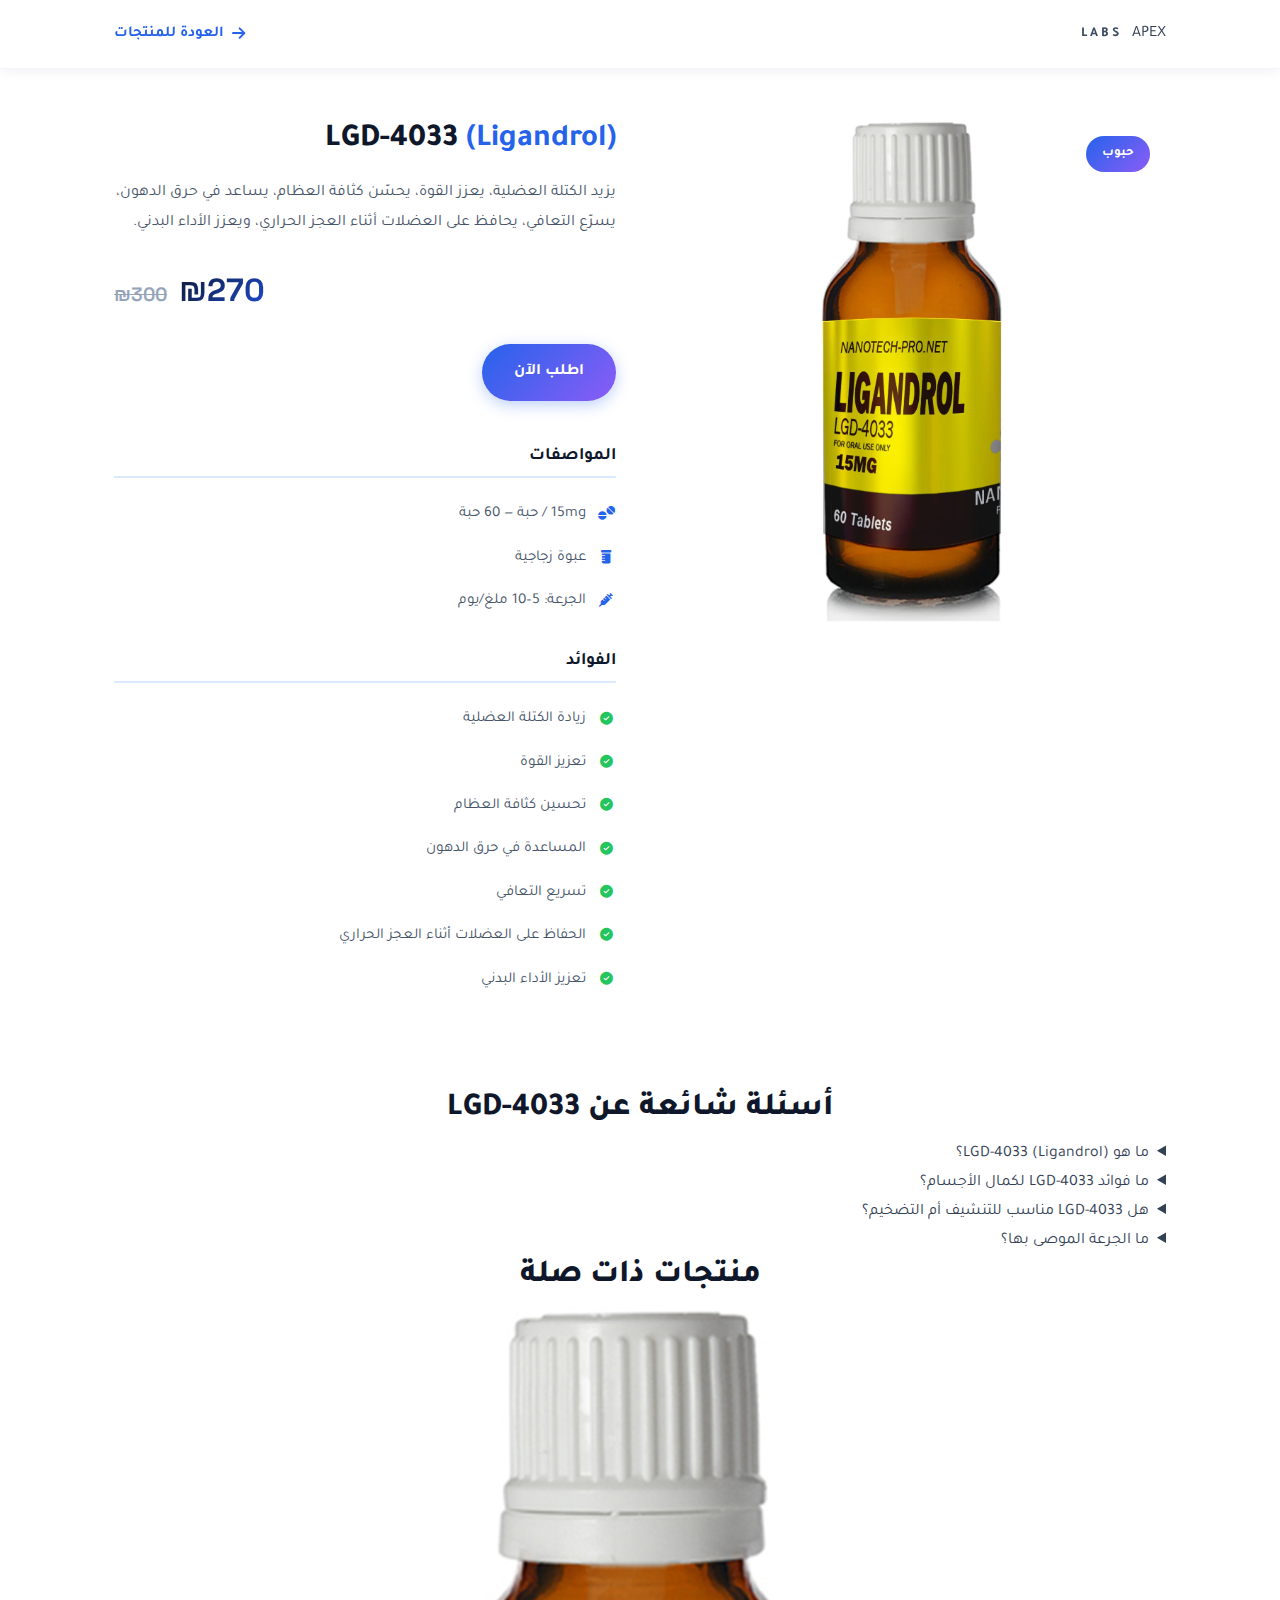
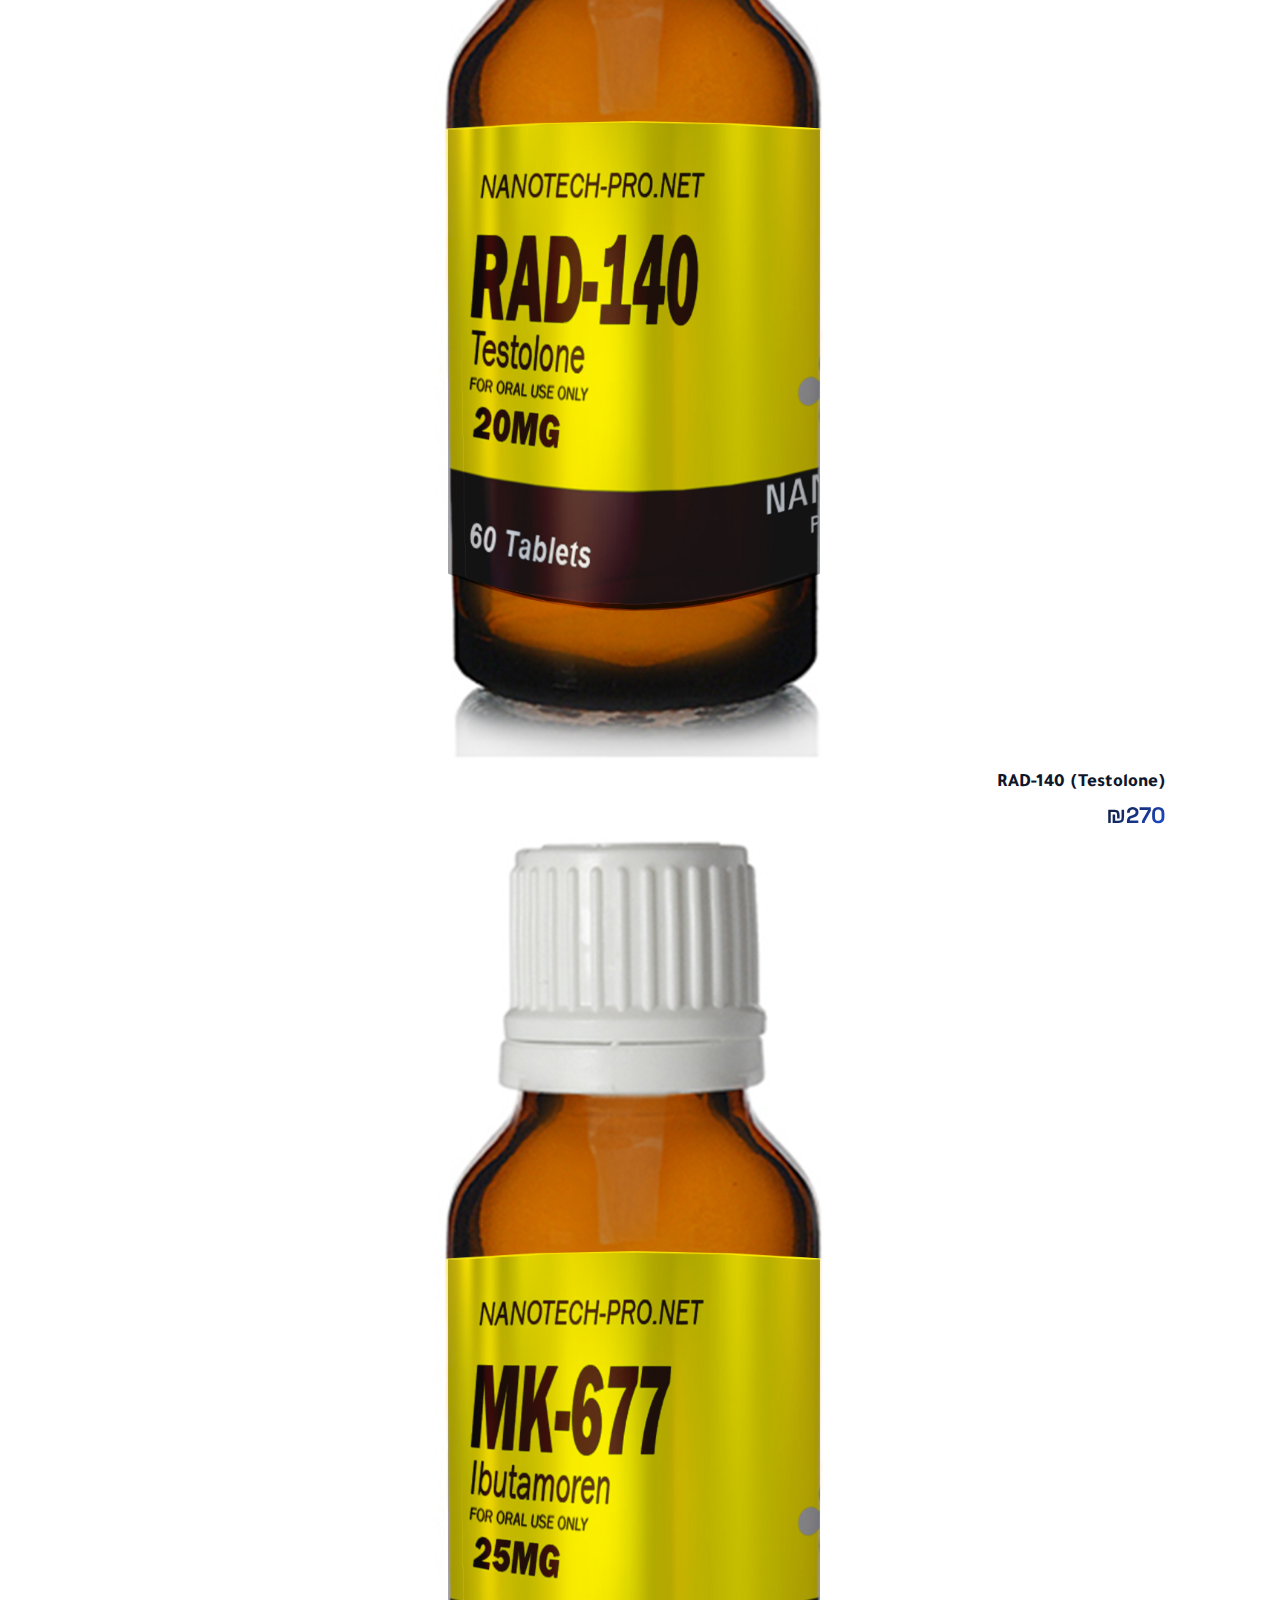
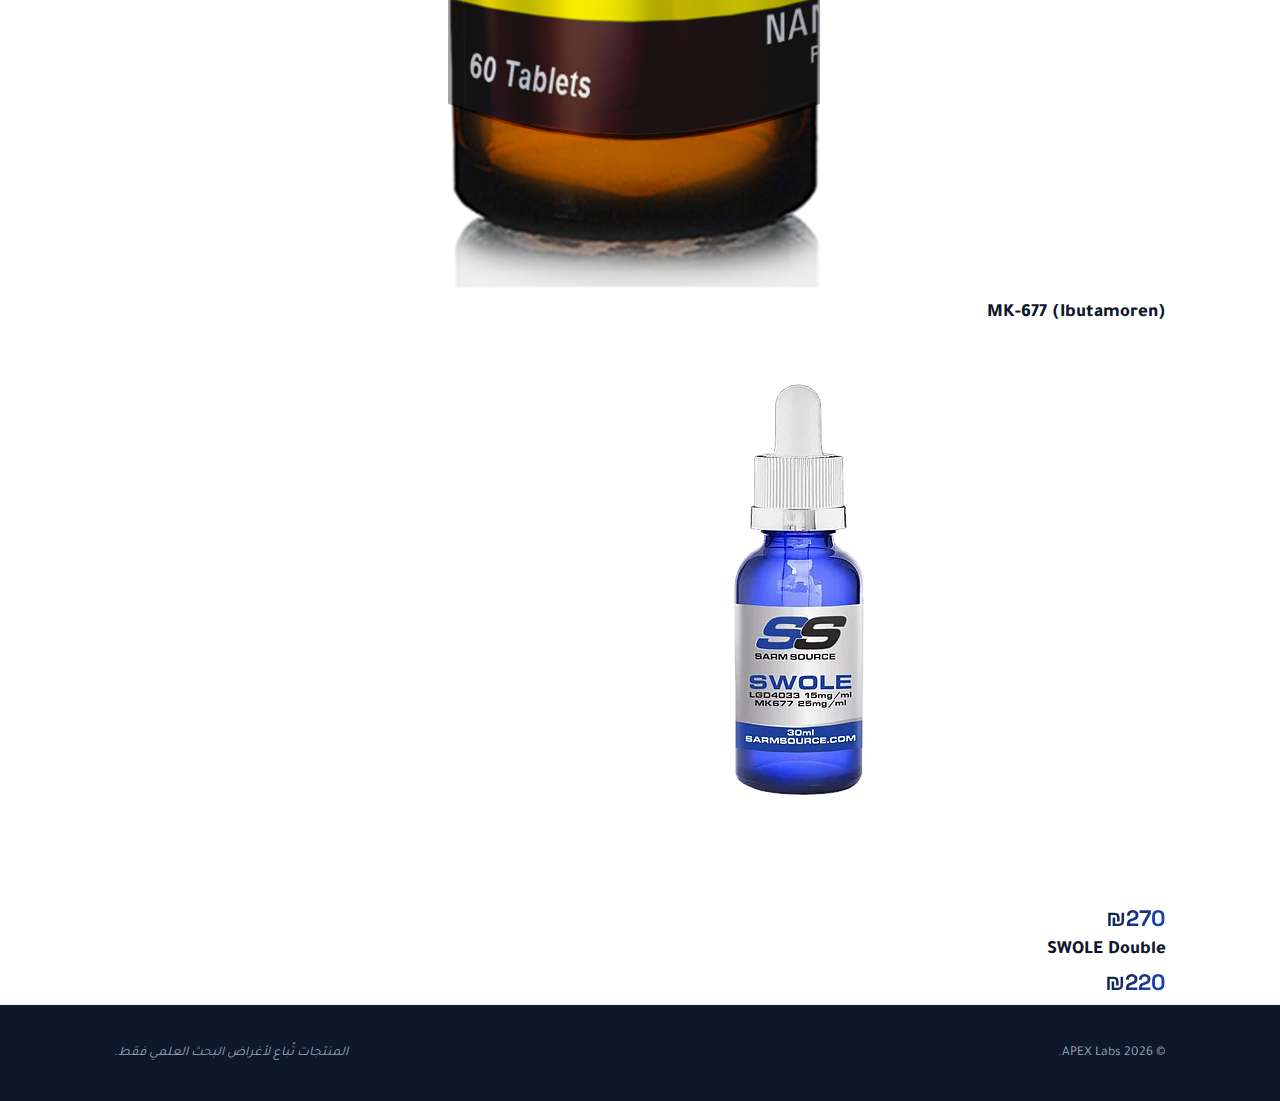
<file: products/lgd-4033.html>
<!DOCTYPE html>
<html lang="ar" dir="rtl">
<head>
    <meta charset="UTF-8">
    <meta name="viewport" content="width=device-width, initial-scale=1.0">
    <title>LGD-4033 (Ligandrol) — كتلة عضلية وقوة | APEX Labs الضفة الغربية</title>
    <meta name="description" content="LGD-4033 Ligandrol — يزيد الكتلة العضلية، يعزز القوة، يحسّن كثافة العظام. 15mg×60 حبة. شحن سريع لكل الضفة الغربية من APEX Labs.">
    <meta name="keywords" content="LGD-4033, Ligandrol, كتلة عضلية, مكملات رياضية, SARMs, الضفة الغربية, فلسطين, رام الله, شراء LGD-4033, buy LGD-4033 Palestine, مكملات بناء اجسام, ليقاندرول, مكملات كمال اجسام, SARMs Palestine, مكملات تضخيم, supplements West Bank, نابلس, الخليل, بيت لحم, جنين, طولكرم, lgd4033 فلسطين, best SARMs for bulking, مكملات قوة">
    <link rel="canonical" href="https://apex-labs.tech/products/lgd-4033.html">
    <meta name="geo.region" content="PS-WBK">
    <meta name="geo.placename" content="Ramallah, West Bank, Palestine">
    <meta name="robots" content="index, follow">
    <meta property="og:title" content="LGD-4033 (Ligandrol) — APEX Labs">
    <meta property="og:description" content="يزيد الكتلة العضلية، يعزز القوة. 15mg×60 حبة بسعر ₪270. شحن لكل الضفة.">
    <meta property="og:image" content="https://apex-labs.tech/assets/products/LGD-4033.jpg.webp">
    <meta property="og:url" content="https://apex-labs.tech/products/lgd-4033.html">
    <meta property="og:type" content="product">
    <meta property="og:locale" content="ar_AR">
    <meta name="twitter:card" content="summary_large_image">
    <script type="application/ld+json">
    {"@context":"https://schema.org","@type":"Product","name":"LGD-4033 (Ligandrol)","description":"يزيد الكتلة العضلية، يعزز القوة، يحسّن كثافة العظام. 15mg / حبة — 60 حبة.","image":"https://apex-labs.tech/assets/products/LGD-4033.jpg.webp","url":"https://apex-labs.tech/products/lgd-4033.html","sku":"APEX-LGD4033-TAB","category":"SARMs & Research Compounds","brand":{"@type":"Brand","name":"APEX Labs"},"offers":{"@type":"Offer","price":"270","priceCurrency":"ILS","availability":"https://schema.org/InStock","url":"https://apex-labs.tech/products/lgd-4033.html","priceValidUntil":"2026-12-31","seller":{"@type":"Organization","name":"APEX Labs"}},"aggregateRating":{"@type":"AggregateRating","ratingValue":"4.7","reviewCount":"38","bestRating":"5","worstRating":"1"}}
    </script>
    <script type="application/ld+json">
    {"@context":"https://schema.org","@type":"BreadcrumbList","itemListElement":[{"@type":"ListItem","position":1,"name":"الرئيسية","item":"https://apex-labs.tech/"},{"@type":"ListItem","position":2,"name":"المنتجات","item":"https://apex-labs.tech/#products"},{"@type":"ListItem","position":3,"name":"LGD-4033 (Ligandrol)","item":"https://apex-labs.tech/products/lgd-4033.html"}]}
    </script>
    <script type="application/ld+json">
    {"@context":"https://schema.org","@type":"FAQPage","mainEntity":[{"@type":"Question","name":"ما هو LGD-4033 (Ligandrol)؟","acceptedAnswer":{"@type":"Answer","text":"LGD-4033 أو Ligandrol هو مركب بحثي من فئة SARMs يستهدف مستقبلات الأندروجين في العضلات والعظام. يُعتبر من أفضل المركبات لزيادة الكتلة العضلية والقوة مع تأثيرات جانبية أقل مقارنة بالستيرويدات التقليدية."}},{"@type":"Question","name":"ما فوائد LGD-4033 لكمال الأجسام؟","acceptedAnswer":{"@type":"Answer","text":"يزيد الكتلة العضلية، يعزز القوة، يحسّن كثافة العظام، يساعد في حرق الدهون، يسرّع التعافي بعد التمارين، ويحافظ على العضلات أثناء العجز الحراري."}},{"@type":"Question","name":"ما الجرعة الموصى بها لـ LGD-4033؟","acceptedAnswer":{"@type":"Answer","text":"الجرعة الشائعة هي 5-10 ملغ يومياً لمدة 6-8 أسابيع. يُنصح بالبدء بجرعة 5 ملغ وزيادتها تدريجياً."}},{"@type":"Question","name":"هل LGD-4033 مناسب للتنشيف أم التضخيم؟","acceptedAnswer":{"@type":"Answer","text":"LGD-4033 ممتاز لكلا الأغراض. في التضخيم يزيد الكتلة العضلية بشكل كبير، وفي التنشيف يحافظ على العضلات أثناء العجز الحراري ويساعد في حرق الدهون."}},{"@type":"Question","name":"هل يتوفر شحن LGD-4033 لكل الضفة الغربية؟","acceptedAnswer":{"@type":"Answer","text":"نعم، نوفر شحن سريع لجميع مدن الضفة الغربية: رام الله، نابلس، الخليل، بيت لحم، جنين، طولكرم، قلقيلية، أريحا وغيرها."}}]}
    </script>
    <link rel="stylesheet" href="../css/style.css?v=3">
    <link rel="stylesheet" href="../css/product-page.css?v=3">
    <link rel="preconnect" href="https://fonts.googleapis.com">
    <link rel="preconnect" href="https://fonts.gstatic.com" crossorigin>
    <link href="https://fonts.googleapis.com/css2?family=Tajawal:wght@400;500;700;800&family=Space+Grotesk:wght@600;700&display=swap" rel="stylesheet">
    <link rel="stylesheet" href="https://cdnjs.cloudflare.com/ajax/libs/font-awesome/6.5.1/css/all.min.css">
    <link rel="icon" type="image/svg+xml" href="../assets/favicon.svg">
    <link rel="manifest" href="../manifest.webmanifest">
    <meta name="theme-color" content="#2563EB">
</head>
<body>

    <nav class="nav product-nav">
        <div class="container nav-inner">
            <a href="../index.html" class="logo">APEX <span class="logo-accent">LABS</span></a>
            <a href="../index.html#products" class="back-link"><i class="fas fa-arrow-right"></i> <span data-ar="العودة للمنتجات" data-en="Back to Products">العودة للمنتجات</span></a>
        </div>
    </nav>

    <section class="product-page">
        <div class="container">
            <div class="product-page-grid">
                <div class="product-page-img">
                    <img src="../assets/products/LGD-4033.jpg.webp" alt="LGD-4033 Ligandrol - مكمل SARMs لبناء الكتلة العضلية والقوة للبيع في الضفة الغربية">
                    <span class="product-page-tag" data-ar="حبوب" data-en="Tablets">حبوب</span>
                </div>
                <div class="product-page-info">
                    <h1>LGD-4033 <span>(Ligandrol)</span></h1>
                    <p class="product-page-desc" data-ar="يزيد الكتلة العضلية، يعزز القوة، يحسّن كثافة العظام، يساعد في حرق الدهون، يسرّع التعافي، يحافظ على العضلات أثناء العجز الحراري، ويعزز الأداء البدني." data-en="Increases muscle mass, enhances strength, improves bone density, aids in fat loss, boosts recovery, maintains lean muscle during caloric deficit, and promotes better physical performance.">يزيد الكتلة العضلية، يعزز القوة، يحسّن كثافة العظام، يساعد في حرق الدهون، يسرّع التعافي، يحافظ على العضلات أثناء العجز الحراري، ويعزز الأداء البدني.</p>

                    <div class="product-page-price">
                        <span class="price-old">₪300</span>
                        <span class="price">₪270</span>
                    </div>

                    <a href="../index.html#contact" class="btn" data-ar="اطلب الآن" data-en="Order Now">اطلب الآن</a>

                    <div class="product-page-specs">
                        <h3 data-ar="المواصفات" data-en="Specifications">المواصفات</h3>
                        <ul>
                            <li><i class="fas fa-tablets"></i> <span data-ar="15mg / حبة — 60 حبة" data-en="15mg / tablet — 60 tablets">15mg / حبة — 60 حبة</span></li>
                            <li><i class="fas fa-prescription-bottle"></i> <span data-ar="عبوة زجاجية" data-en="Glass Amber Jar">عبوة زجاجية</span></li>
                            <li><i class="fas fa-syringe"></i> <span data-ar="الجرعة: 5–10 ملغ/يوم" data-en="Dosage: 5–10 mg/day">الجرعة: 5–10 ملغ/يوم</span></li>
                        </ul>
                    </div>

                    <div class="product-page-benefits">
                        <h3 data-ar="الفوائد" data-en="Benefits">الفوائد</h3>
                        <ul>
                            <li><i class="fas fa-check-circle"></i> <span data-ar="زيادة الكتلة العضلية" data-en="Increases Muscle Mass">زيادة الكتلة العضلية</span></li>
                            <li><i class="fas fa-check-circle"></i> <span data-ar="تعزيز القوة" data-en="Enhances Strength">تعزيز القوة</span></li>
                            <li><i class="fas fa-check-circle"></i> <span data-ar="تحسين كثافة العظام" data-en="Improves Bone Density">تحسين كثافة العظام</span></li>
                            <li><i class="fas fa-check-circle"></i> <span data-ar="المساعدة في حرق الدهون" data-en="Aids in Fat Loss">المساعدة في حرق الدهون</span></li>
                            <li><i class="fas fa-check-circle"></i> <span data-ar="تسريع التعافي" data-en="Boosts Recovery">تسريع التعافي</span></li>
                            <li><i class="fas fa-check-circle"></i> <span data-ar="الحفاظ على العضلات أثناء العجز الحراري" data-en="Maintains Lean Muscle During Caloric Deficit">الحفاظ على العضلات أثناء العجز الحراري</span></li>
                            <li><i class="fas fa-check-circle"></i> <span data-ar="تعزيز الأداء البدني" data-en="Promotes Better Physical Performance">تعزيز الأداء البدني</span></li>
                        </ul>
                    </div>
                </div>
            </div>
        </div>
    </section>

    <!-- FAQ SECTION -->
    <section class="faq-section" id="faq">
        <div class="container">
            <h2 class="section-title" data-ar="أسئلة شائعة عن LGD-4033" data-en="FAQ about LGD-4033">أسئلة شائعة عن LGD-4033</h2>
            <div class="faq-list">
                <details class="faq-item">
                    <summary data-ar="ما هو LGD-4033 (Ligandrol)؟" data-en="What is LGD-4033 (Ligandrol)?">ما هو LGD-4033 (Ligandrol)؟</summary>
                    <p data-ar="LGD-4033 أو Ligandrol هو مركب بحثي من فئة SARMs يستهدف مستقبلات الأندروجين في العضلات والعظام. يُعتبر من أفضل المركبات لزيادة الكتلة العضلية الصافية والقوة مع تأثيرات جانبية أقل مقارنة بالستيرويدات. متوفر الآن في الضفة الغربية من APEX Labs." data-en="LGD-4033 or Ligandrol is a SARM research compound that targets androgen receptors in muscles and bones. It is one of the best compounds for lean muscle mass and strength gains with fewer side effects. Now available in the West Bank from APEX Labs.">LGD-4033 أو Ligandrol هو مركب بحثي من فئة SARMs يستهدف مستقبلات الأندروجين في العضلات والعظام. يُعتبر من أفضل المركبات لزيادة الكتلة العضلية الصافية والقوة مع تأثيرات جانبية أقل مقارنة بالستيرويدات. متوفر الآن في الضفة الغربية من APEX Labs.</p>
                </details>
                <details class="faq-item">
                    <summary data-ar="ما فوائد LGD-4033 لكمال الأجسام؟" data-en="What are LGD-4033 benefits for bodybuilding?">ما فوائد LGD-4033 لكمال الأجسام؟</summary>
                    <p data-ar="يزيد الكتلة العضلية، يعزز القوة، يحسّن كثافة العظام، يساعد في حرق الدهون، يسرّع التعافي بعد التمارين، ويحافظ على العضلات أثناء العجز الحراري والتنشيف." data-en="Increases lean muscle mass, enhances strength, improves bone density, aids in fat loss, speeds up recovery after workouts, and preserves muscle during caloric deficit and cutting.">يزيد الكتلة العضلية، يعزز القوة، يحسّن كثافة العظام، يساعد في حرق الدهون، يسرّع التعافي بعد التمارين، ويحافظ على العضلات أثناء العجز الحراري والتنشيف.</p>
                </details>
                <details class="faq-item">
                    <summary data-ar="هل LGD-4033 مناسب للتنشيف أم التضخيم؟" data-en="Is LGD-4033 good for cutting or bulking?">هل LGD-4033 مناسب للتنشيف أم التضخيم؟</summary>
                    <p data-ar="LGD-4033 ممتاز لكلا الأغراض. في التضخيم يزيد الكتلة العضلية بشكل كبير، وفي التنشيف يحافظ على العضلات أثناء العجز الحراري ويساعد في حرق الدهون." data-en="LGD-4033 is excellent for both. During bulking, it significantly increases muscle mass; during cutting, it preserves muscles during caloric deficit and aids fat loss.">LGD-4033 ممتاز لكلا الأغراض. في التضخيم يزيد الكتلة العضلية بشكل كبير، وفي التنشيف يحافظ على العضلات أثناء العجز الحراري ويساعد في حرق الدهون.</p>
                </details>
                <details class="faq-item">
                    <summary data-ar="ما الجرعة الموصى بها؟" data-en="What is the recommended dosage?">ما الجرعة الموصى بها؟</summary>
                    <p data-ar="الجرعة الشائعة هي 5-10 ملغ يومياً لمدة 6-8 أسابيع. يُنصح بالبدء بجرعة 5 ملغ وزيادتها تدريجياً حسب الاستجابة." data-en="The common dosage is 5-10mg daily for 6-8 weeks. Start with 5mg and gradually increase based on response.">الجرعة الشائعة هي 5-10 ملغ يومياً لمدة 6-8 أسابيع. يُنصح بالبدء بجرعة 5 ملغ وزيادتها تدريجياً حسب الاستجابة.</p>
                </details>
            </div>
        </div>
    </section>

    <!-- RELATED PRODUCTS -->
    <section class="related-products">
        <div class="container">
            <h2 class="section-title" data-ar="منتجات ذات صلة" data-en="Related Products">منتجات ذات صلة</h2>
            <div class="related-grid">
                <a href="rad-140.html" class="related-card">
                    <img src="../assets/products/Rad-140.jpg" alt="RAD-140 Testolone SARMs" loading="lazy">
                    <h3>RAD-140 (Testolone)</h3>
                    <span class="price">₪270</span>
                </a>
                <a href="mk-677.html" class="related-card">
                    <img src="../assets/products/mk-677.jpg" alt="MK-677 Ibutamoren" loading="lazy">
                    <h3>MK-677 (Ibutamoren)</h3>
                    <span class="price">₪270</span>
                </a>
                <a href="swole-double.html" class="related-card">
                    <img src="../assets/products/SWOLE.webp" alt="SWOLE Double LGD+MK-677" loading="lazy">
                    <h3>SWOLE Double</h3>
                    <span class="price">₪220</span>
                </a>
            </div>
        </div>
    </section>

    <footer class="footer">
        <div class="container footer-inner">
            <p>&copy; 2026 APEX Labs.</p>
            <p class="disclaimer" data-ar="المنتجات تُباع لأغراض البحث العلمي فقط." data-en="Products are sold for research purposes only.">المنتجات تُباع لأغراض البحث العلمي فقط.</p>
        </div>
    </footer>

    <script src="../js/product-page.js"></script>
</body>
</html>
</file>
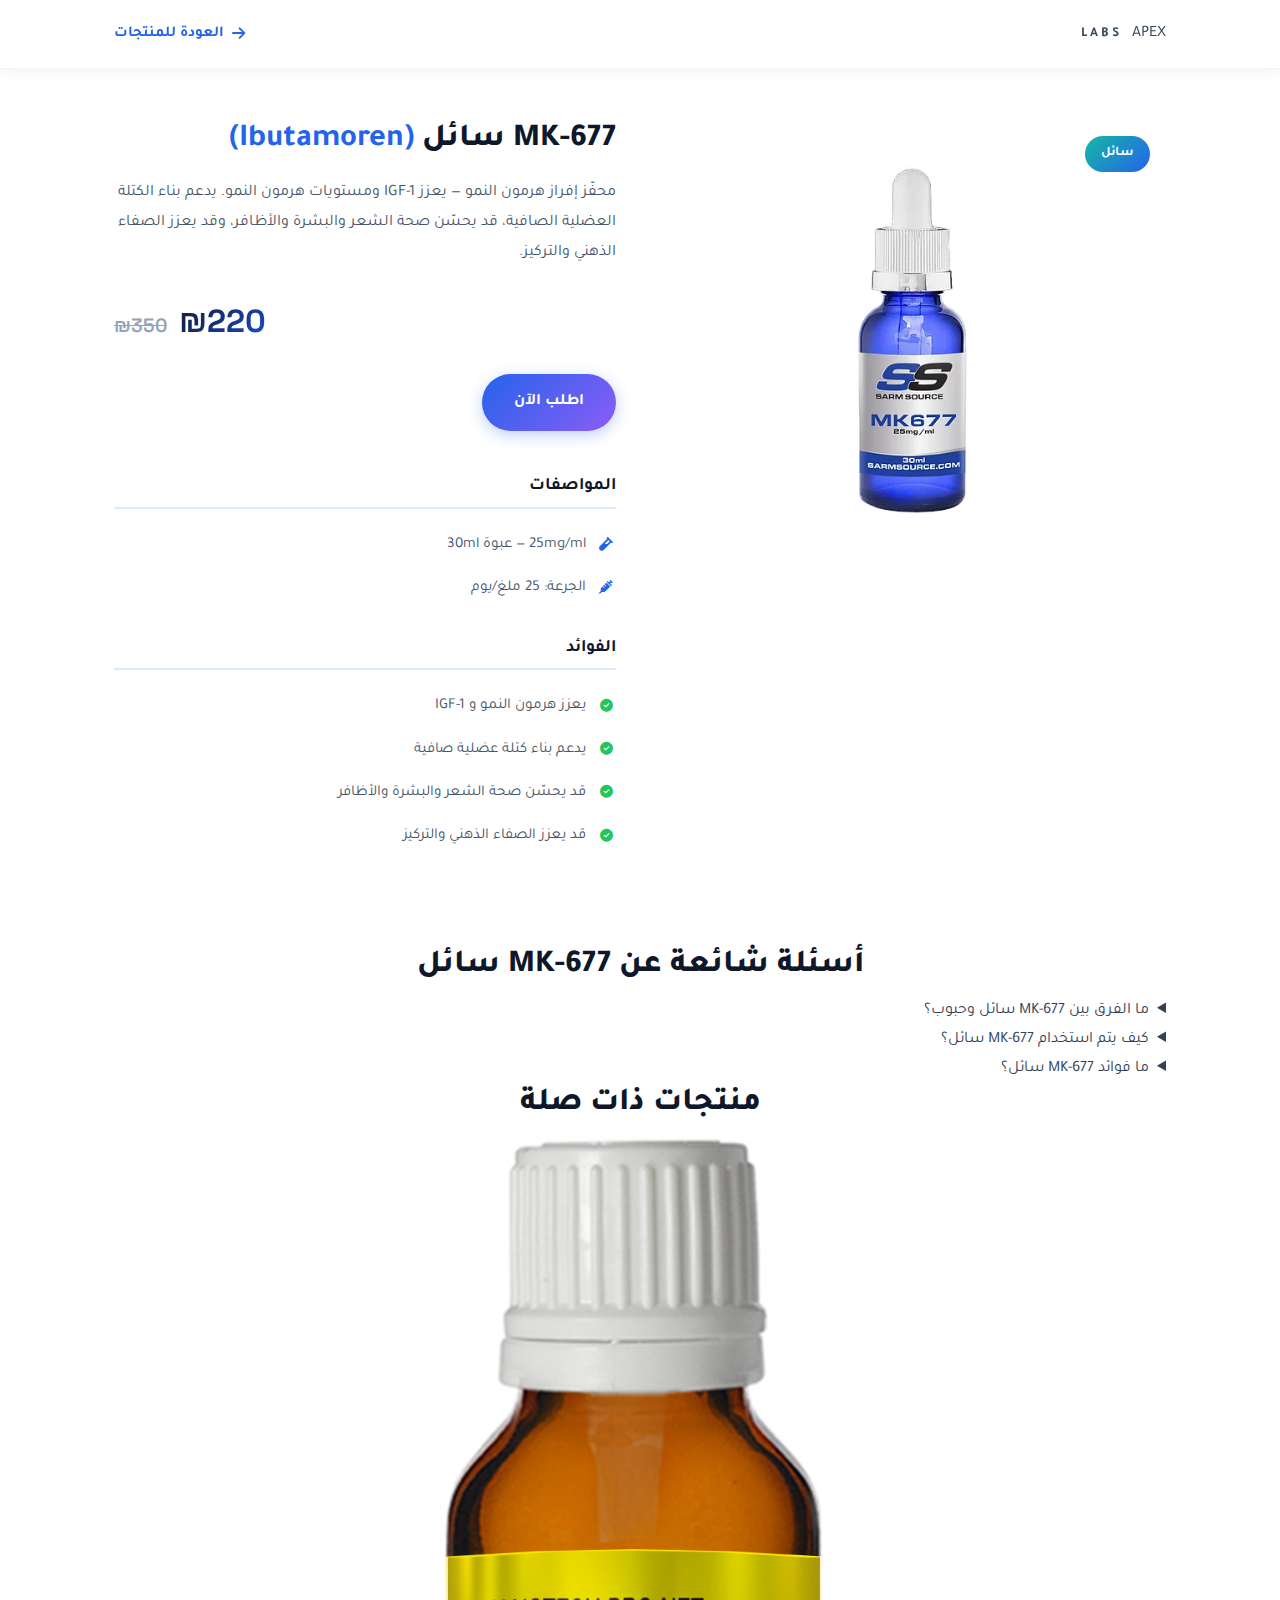
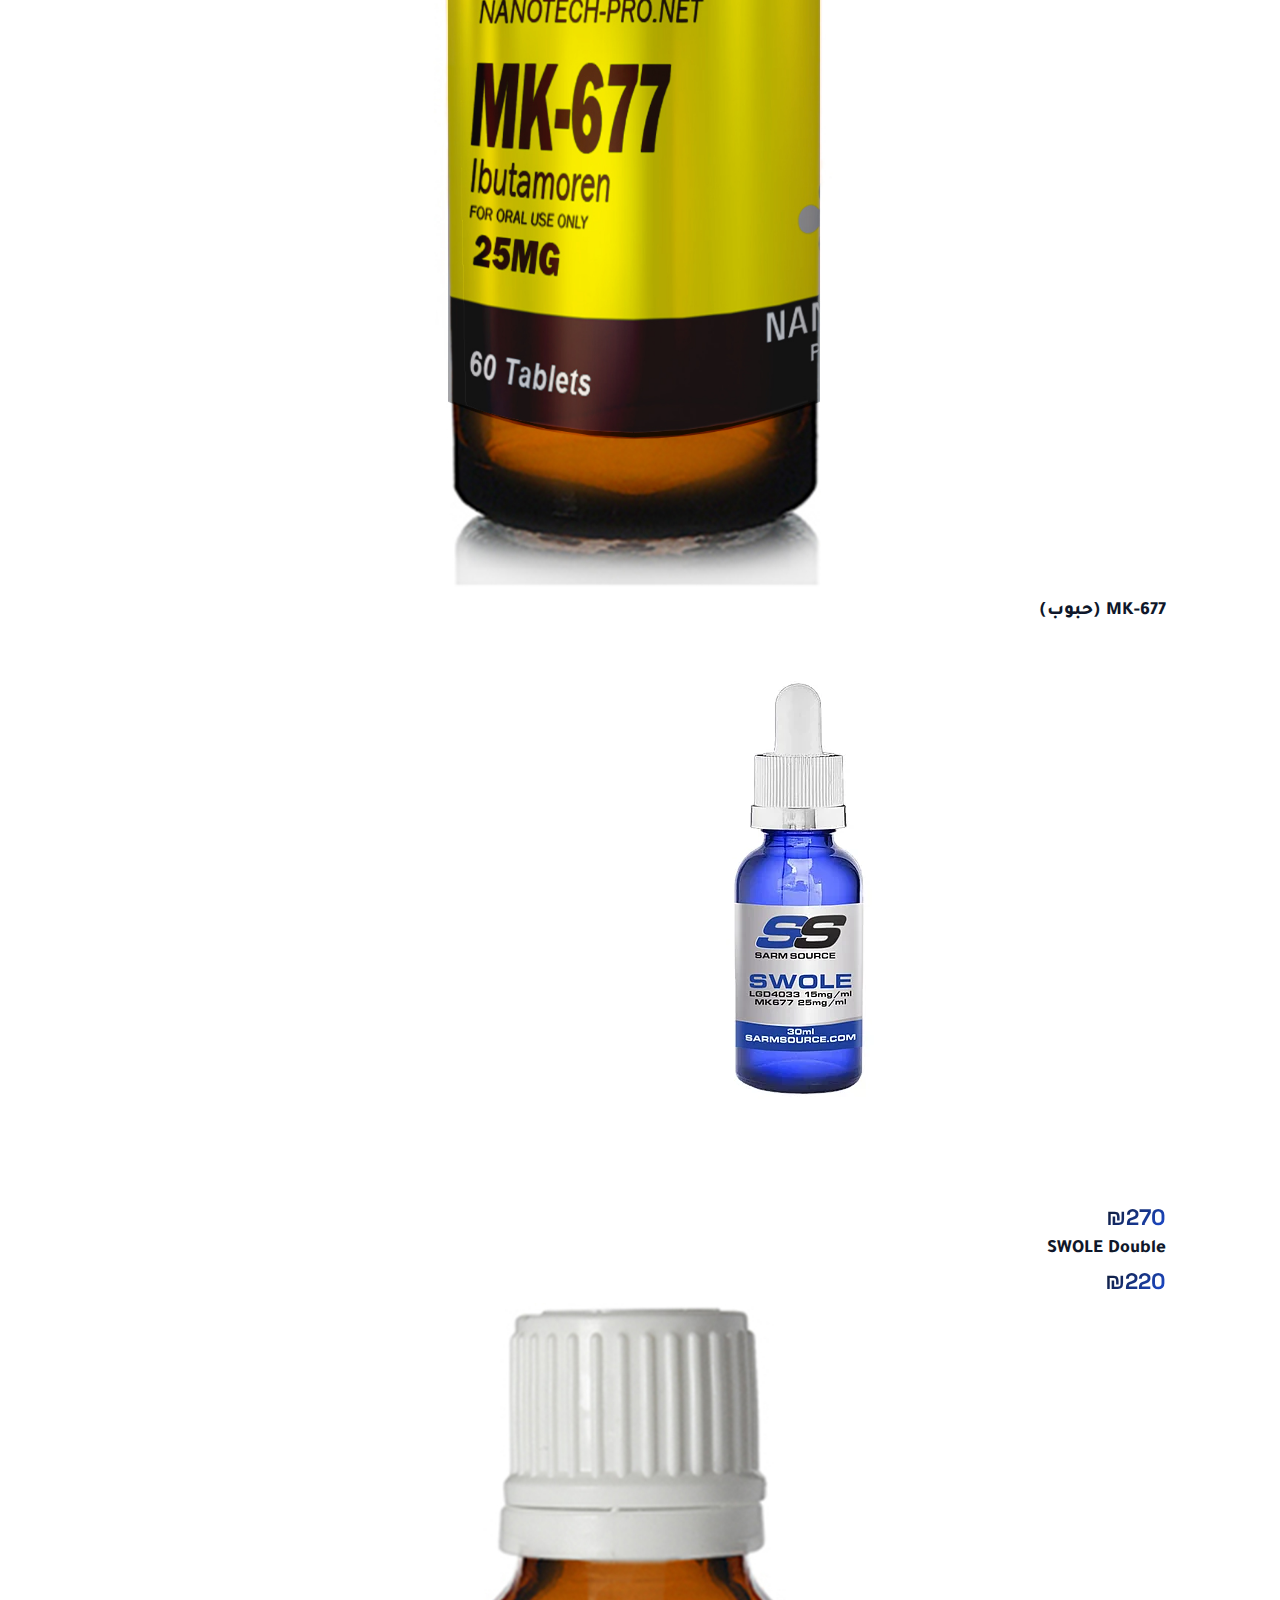
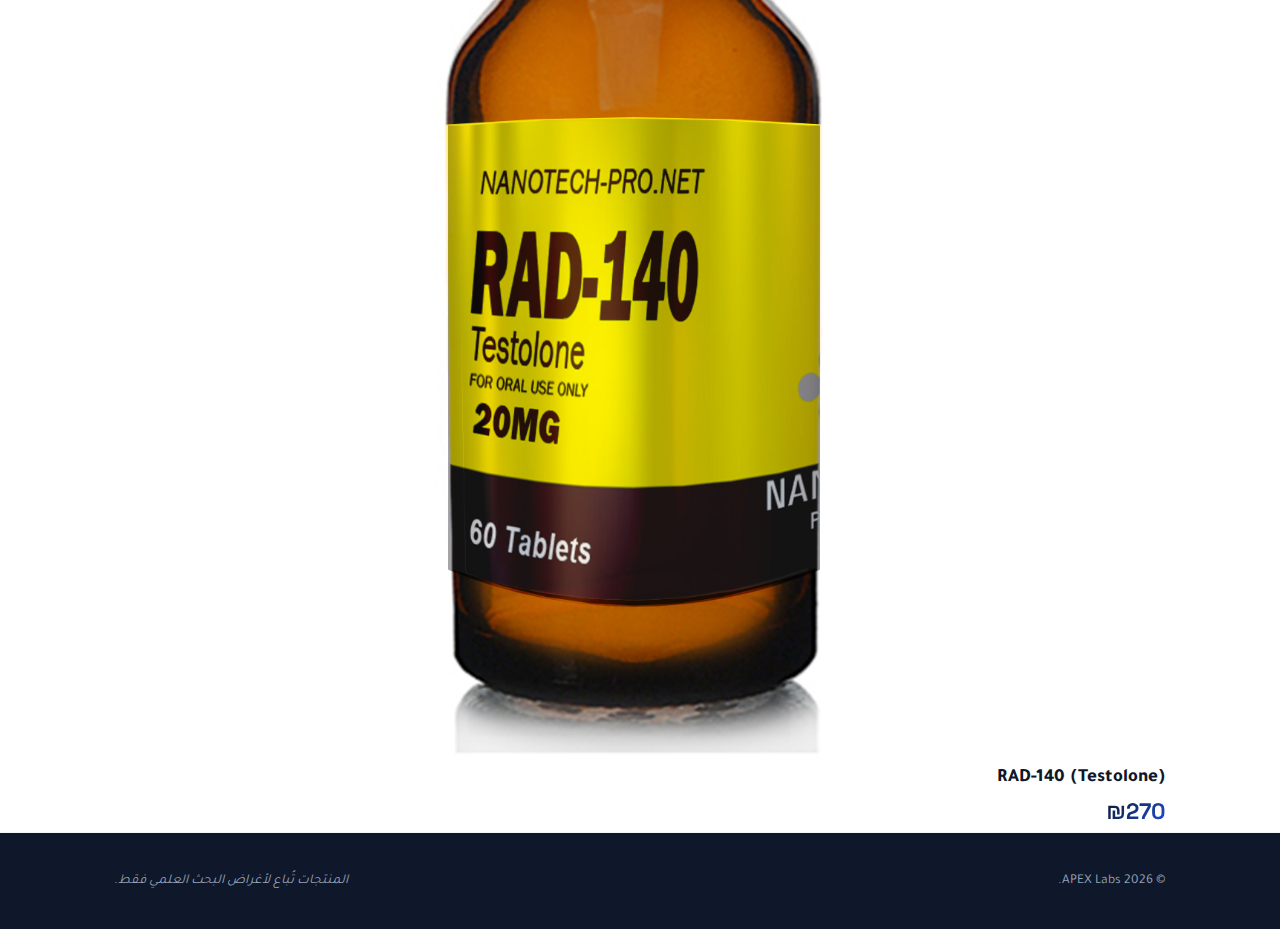
<file: products/mk-677-liquid.html>
<!DOCTYPE html>
<html lang="ar" dir="rtl">
<head>
    <meta charset="UTF-8">
    <meta name="viewport" content="width=device-width, initial-scale=1.0">
    <title>MK-677 سائل (Ibutamoren) — هرمون النمو | APEX Labs الضفة الغربية</title>
    <meta name="description" content="MK-677 سائل Ibutamoren — محفّز إفراز هرمون النمو، يعزز IGF-1. 25mg/ml — 30ml. شحن سريع لكل الضفة الغربية من APEX Labs.">
    <meta name="keywords" content="MK-677 سائل, Ibutamoren, هرمون النمو, IGF-1, مكملات رياضية, SARMs, الضفة الغربية, فلسطين, MK-677 liquid, شراء MK-677, buy MK-677 liquid Palestine, مكملات بناء اجسام, growth hormone booster, هرمون نمو سائل, مكملات كمال اجسام, SARMs Palestine, supplements West Bank, نابلس, الخليل, بيت لحم, رام الله, mk677 سائل فلسطين">
    <link rel="canonical" href="https://apex-labs.tech/products/mk-677-liquid.html">
    <meta name="geo.region" content="PS-WBK">
    <meta name="geo.placename" content="Ramallah, West Bank, Palestine">
    <meta name="robots" content="index, follow">
    <meta property="og:title" content="MK-677 سائل (Ibutamoren) — APEX Labs">
    <meta property="og:description" content="محفّز هرمون النمو وIGF-1. 25mg/ml — 30ml بسعر ₪220. شحن لكل الضفة.">
    <meta property="og:image" content="https://apex-labs.tech/assets/products/MK677.webp">
    <meta property="og:url" content="https://apex-labs.tech/products/mk-677-liquid.html">
    <meta property="og:type" content="product">
    <meta property="og:locale" content="ar_AR">
    <meta name="twitter:card" content="summary_large_image">
    <script type="application/ld+json">
    {"@context":"https://schema.org","@type":"Product","name":"MK-677 سائل (Ibutamoren)","description":"محفّز إفراز هرمون النمو — يعزز IGF-1 ومستويات هرمون النمو. 25mg/ml — 30ml.","image":"https://apex-labs.tech/assets/products/MK677.webp","url":"https://apex-labs.tech/products/mk-677-liquid.html","sku":"APEX-MK677-LIQ","category":"SARMs & Research Compounds","brand":{"@type":"Brand","name":"APEX Labs"},"offers":{"@type":"Offer","price":"220","priceCurrency":"ILS","availability":"https://schema.org/InStock","url":"https://apex-labs.tech/products/mk-677-liquid.html","priceValidUntil":"2026-12-31","seller":{"@type":"Organization","name":"APEX Labs"}},"aggregateRating":{"@type":"AggregateRating","ratingValue":"4.7","reviewCount":"31","bestRating":"5","worstRating":"1"}}
    </script>
    <script type="application/ld+json">
    {"@context":"https://schema.org","@type":"BreadcrumbList","itemListElement":[{"@type":"ListItem","position":1,"name":"الرئيسية","item":"https://apex-labs.tech/"},{"@type":"ListItem","position":2,"name":"المنتجات","item":"https://apex-labs.tech/#products"},{"@type":"ListItem","position":3,"name":"MK-677 سائل","item":"https://apex-labs.tech/products/mk-677-liquid.html"}]}
    </script>
    <script type="application/ld+json">
    {"@context":"https://schema.org","@type":"FAQPage","mainEntity":[{"@type":"Question","name":"ما الفرق بين MK-677 سائل وحبوب؟","acceptedAnswer":{"@type":"Answer","text":"الشكل السائل يوفر توافراً حيوياً أعلى وامتصاصاً أسرع مقارنة بالحبوب. كما يسمح بتعديل الجرعة بدقة أكبر حسب الحاجة."}},{"@type":"Question","name":"ما فوائد MK-677 سائل؟","acceptedAnswer":{"@type":"Answer","text":"يعزز هرمون النمو وIGF-1، يدعم بناء كتلة عضلية صافية، قد يحسّن صحة الشعر والبشرة والأظافر، وقد يعزز الصفاء الذهني والتركيز. الشكل السائل يمتص أسرع."}},{"@type":"Question","name":"كيف يتم استخدام MK-677 سائل؟","acceptedAnswer":{"@type":"Answer","text":"يؤخذ عن طريق الفم باستخدام القطارة المرفقة. الجرعة الشائعة 25 ملغ يومياً، يُفضل قبل النوم. يمكن خلطه مع عصير لتحسين الطعم."}},{"@type":"Question","name":"هل يتوفر شحن لكل الضفة الغربية؟","acceptedAnswer":{"@type":"Answer","text":"نعم، نوفر شحن سريع لجميع مدن الضفة الغربية: رام الله، نابلس، الخليل، بيت لحم، جنين، طولكرم، قلقيلية وغيرها."}}]}
    </script>
    <link rel="stylesheet" href="../css/style.css?v=3">
    <link rel="stylesheet" href="../css/product-page.css?v=3">
    <link rel="preconnect" href="https://fonts.googleapis.com">
    <link rel="preconnect" href="https://fonts.gstatic.com" crossorigin>
    <link href="https://fonts.googleapis.com/css2?family=Tajawal:wght@400;500;700;800&family=Space+Grotesk:wght@600;700&display=swap" rel="stylesheet">
    <link rel="stylesheet" href="https://cdnjs.cloudflare.com/ajax/libs/font-awesome/6.5.1/css/all.min.css">
    <link rel="icon" type="image/svg+xml" href="../assets/favicon.svg">
    <link rel="manifest" href="../manifest.webmanifest">
    <meta name="theme-color" content="#2563EB">
</head>
<body>

    <nav class="nav product-nav">
        <div class="container nav-inner">
            <a href="../index.html" class="logo">APEX <span class="logo-accent">LABS</span></a>
            <a href="../index.html#products" class="back-link"><i class="fas fa-arrow-right"></i> <span data-ar="العودة للمنتجات" data-en="Back to Products">العودة للمنتجات</span></a>
        </div>
    </nav>

    <section class="product-page">
        <div class="container">
            <div class="product-page-grid">
                <div class="product-page-img">
                    <img src="../assets/products/MK677.webp" alt="MK-677 سائل Ibutamoren - محفز هرمون النمو SARMs للبيع في الضفة الغربية فلسطين">
                    <span class="product-page-tag tag-liquid" data-ar="سائل" data-en="Liquid">سائل</span>
                </div>
                <div class="product-page-info">
                    <h1 data-ar="MK-677 سائل <span>(Ibutamoren)</span>" data-en="MK-677 Liquid <span>(Ibutamoren)</span>">MK-677 سائل <span>(Ibutamoren)</span></h1>
                    <p class="product-page-desc" data-ar="محفّز إفراز هرمون النمو — يعزز IGF-1 ومستويات هرمون النمو. يدعم بناء الكتلة العضلية الصافية، قد يحسّن صحة الشعر والبشرة والأظافر، وقد يعزز الصفاء الذهني والتركيز." data-en="Growth hormone secretagogue — boosts IGF-1 and growth hormone levels. Supports lean muscle growth, may improve hair, skin and nail health, and may enhance mental clarity and focus.">محفّز إفراز هرمون النمو — يعزز IGF-1 ومستويات هرمون النمو. يدعم بناء الكتلة العضلية الصافية، قد يحسّن صحة الشعر والبشرة والأظافر، وقد يعزز الصفاء الذهني والتركيز.</p>

                    <div class="product-page-price">
                        <span class="price-old">₪350</span>
                        <span class="price">₪220</span>
                    </div>

                    <a href="../index.html#contact" class="btn" data-ar="اطلب الآن" data-en="Order Now">اطلب الآن</a>

                    <div class="product-page-specs">
                        <h3 data-ar="المواصفات" data-en="Specifications">المواصفات</h3>
                        <ul>
                            <li><i class="fas fa-vial"></i> <span data-ar="25mg/ml — عبوة 30ml" data-en="25mg/ml — 30ml bottle">25mg/ml — عبوة 30ml</span></li>
                            <li><i class="fas fa-syringe"></i> <span data-ar="الجرعة: 25 ملغ/يوم" data-en="Dosage: 25 mg/day">الجرعة: 25 ملغ/يوم</span></li>
                        </ul>
                    </div>

                    <div class="product-page-benefits">
                        <h3 data-ar="الفوائد" data-en="Benefits">الفوائد</h3>
                        <ul>
                            <li><i class="fas fa-check-circle"></i> <span data-ar="يعزز هرمون النمو و IGF-1" data-en="Boosts IGF-1 & Growth Hormone">يعزز هرمون النمو و IGF-1</span></li>
                            <li><i class="fas fa-check-circle"></i> <span data-ar="يدعم بناء كتلة عضلية صافية" data-en="Supports lean muscle growth">يدعم بناء كتلة عضلية صافية</span></li>
                            <li><i class="fas fa-check-circle"></i> <span data-ar="قد يحسّن صحة الشعر والبشرة والأظافر" data-en="May improve hair, skin & nail health">قد يحسّن صحة الشعر والبشرة والأظافر</span></li>
                            <li><i class="fas fa-check-circle"></i> <span data-ar="قد يعزز الصفاء الذهني والتركيز" data-en="May enhance mental clarity & focus">قد يعزز الصفاء الذهني والتركيز</span></li>
                        </ul>
                    </div>
                </div>
            </div>
        </div>
    </section>

    <!-- FAQ SECTION -->
    <section class="faq-section" id="faq">
        <div class="container">
            <h2 class="section-title" data-ar="أسئلة شائعة عن MK-677 سائل" data-en="FAQ about MK-677 Liquid">أسئلة شائعة عن MK-677 سائل</h2>
            <div class="faq-list">
                <details class="faq-item">
                    <summary data-ar="ما الفرق بين MK-677 سائل وحبوب؟" data-en="What's the difference between liquid and tablet MK-677?">ما الفرق بين MK-677 سائل وحبوب؟</summary>
                    <p data-ar="الشكل السائل يوفر توافراً حيوياً أعلى وامتصاصاً أسرع مقارنة بالحبوب. كما يسمح بتعديل الجرعة بدقة أكبر حسب الحاجة باستخدام القطارة." data-en="The liquid form offers higher bioavailability and faster absorption compared to tablets. It also allows for more precise dose adjustments using the dropper.">الشكل السائل يوفر توافراً حيوياً أعلى وامتصاصاً أسرع مقارنة بالحبوب. كما يسمح بتعديل الجرعة بدقة أكبر حسب الحاجة باستخدام القطارة.</p>
                </details>
                <details class="faq-item">
                    <summary data-ar="كيف يتم استخدام MK-677 سائل؟" data-en="How to use MK-677 liquid?">كيف يتم استخدام MK-677 سائل؟</summary>
                    <p data-ar="يؤخذ عن طريق الفم باستخدام القطارة المرفقة. الجرعة الشائعة 25 ملغ يومياً، يُفضل قبل النوم لتعزيز إفراز هرمون النمو أثناء النوم. يمكن خلطه مع عصير لتحسين الطعم." data-en="Taken orally using the included dropper. Common dose is 25mg daily, preferably before bed to enhance growth hormone release during sleep. Can be mixed with juice for better taste.">يؤخذ عن طريق الفم باستخدام القطارة المرفقة. الجرعة الشائعة 25 ملغ يومياً، يُفضل قبل النوم لتعزيز إفراز هرمون النمو أثناء النوم. يمكن خلطه مع عصير لتحسين الطعم.</p>
                </details>
                <details class="faq-item">
                    <summary data-ar="ما فوائد MK-677 سائل؟" data-en="What are the benefits of liquid MK-677?">ما فوائد MK-677 سائل؟</summary>
                    <p data-ar="يعزز هرمون النمو وIGF-1، يدعم بناء كتلة عضلية صافية، قد يحسّن صحة الشعر والبشرة والأظافر، وقد يعزز الصفاء الذهني والتركيز. امتصاص أسرع من الحبوب." data-en="Boosts growth hormone and IGF-1, supports lean muscle growth, may improve hair/skin/nail health, and may enhance mental clarity. Faster absorption than tablets.">يعزز هرمون النمو وIGF-1، يدعم بناء كتلة عضلية صافية، قد يحسّن صحة الشعر والبشرة والأظافر، وقد يعزز الصفاء الذهني والتركيز. امتصاص أسرع من الحبوب.</p>
                </details>
            </div>
        </div>
    </section>

    <!-- RELATED PRODUCTS -->
    <section class="related-products">
        <div class="container">
            <h2 class="section-title" data-ar="منتجات ذات صلة" data-en="Related Products">منتجات ذات صلة</h2>
            <div class="related-grid">
                <a href="mk-677.html" class="related-card">
                    <img src="../assets/products/mk-677.jpg" alt="MK-677 حبوب Ibutamoren" loading="lazy">
                    <h3>MK-677 (حبوب)</h3>
                    <span class="price">₪270</span>
                </a>
                <a href="swole-double.html" class="related-card">
                    <img src="../assets/products/SWOLE.webp" alt="SWOLE Double LGD+MK-677" loading="lazy">
                    <h3>SWOLE Double</h3>
                    <span class="price">₪220</span>
                </a>
                <a href="rad-140.html" class="related-card">
                    <img src="../assets/products/Rad-140.jpg" alt="RAD-140 Testolone SARMs" loading="lazy">
                    <h3>RAD-140 (Testolone)</h3>
                    <span class="price">₪270</span>
                </a>
            </div>
        </div>
    </section>

    <footer class="footer">
        <div class="container footer-inner">
            <p>&copy; 2026 APEX Labs.</p>
            <p class="disclaimer" data-ar="المنتجات تُباع لأغراض البحث العلمي فقط." data-en="Products are sold for research purposes only.">المنتجات تُباع لأغراض البحث العلمي فقط.</p>
        </div>
    </footer>

    <script src="../js/product-page.js"></script>
</body>
</html>
</file>
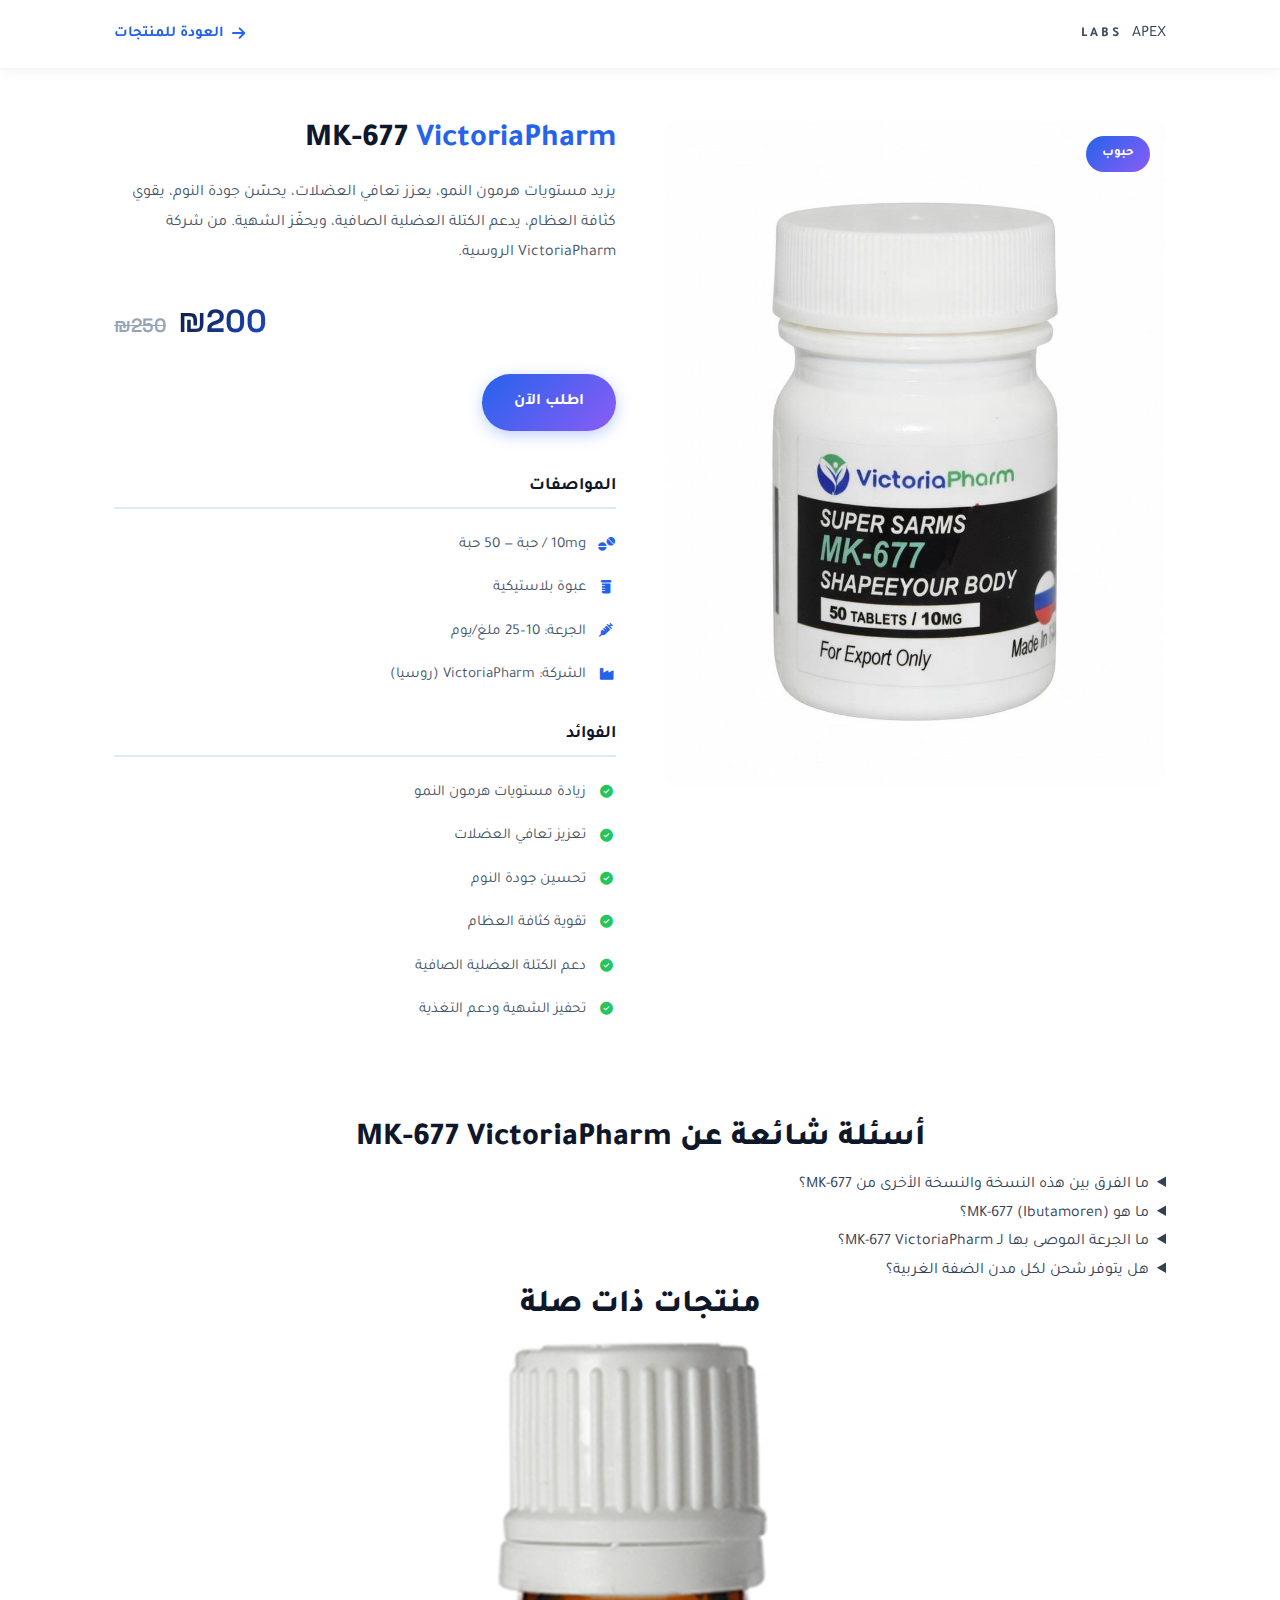
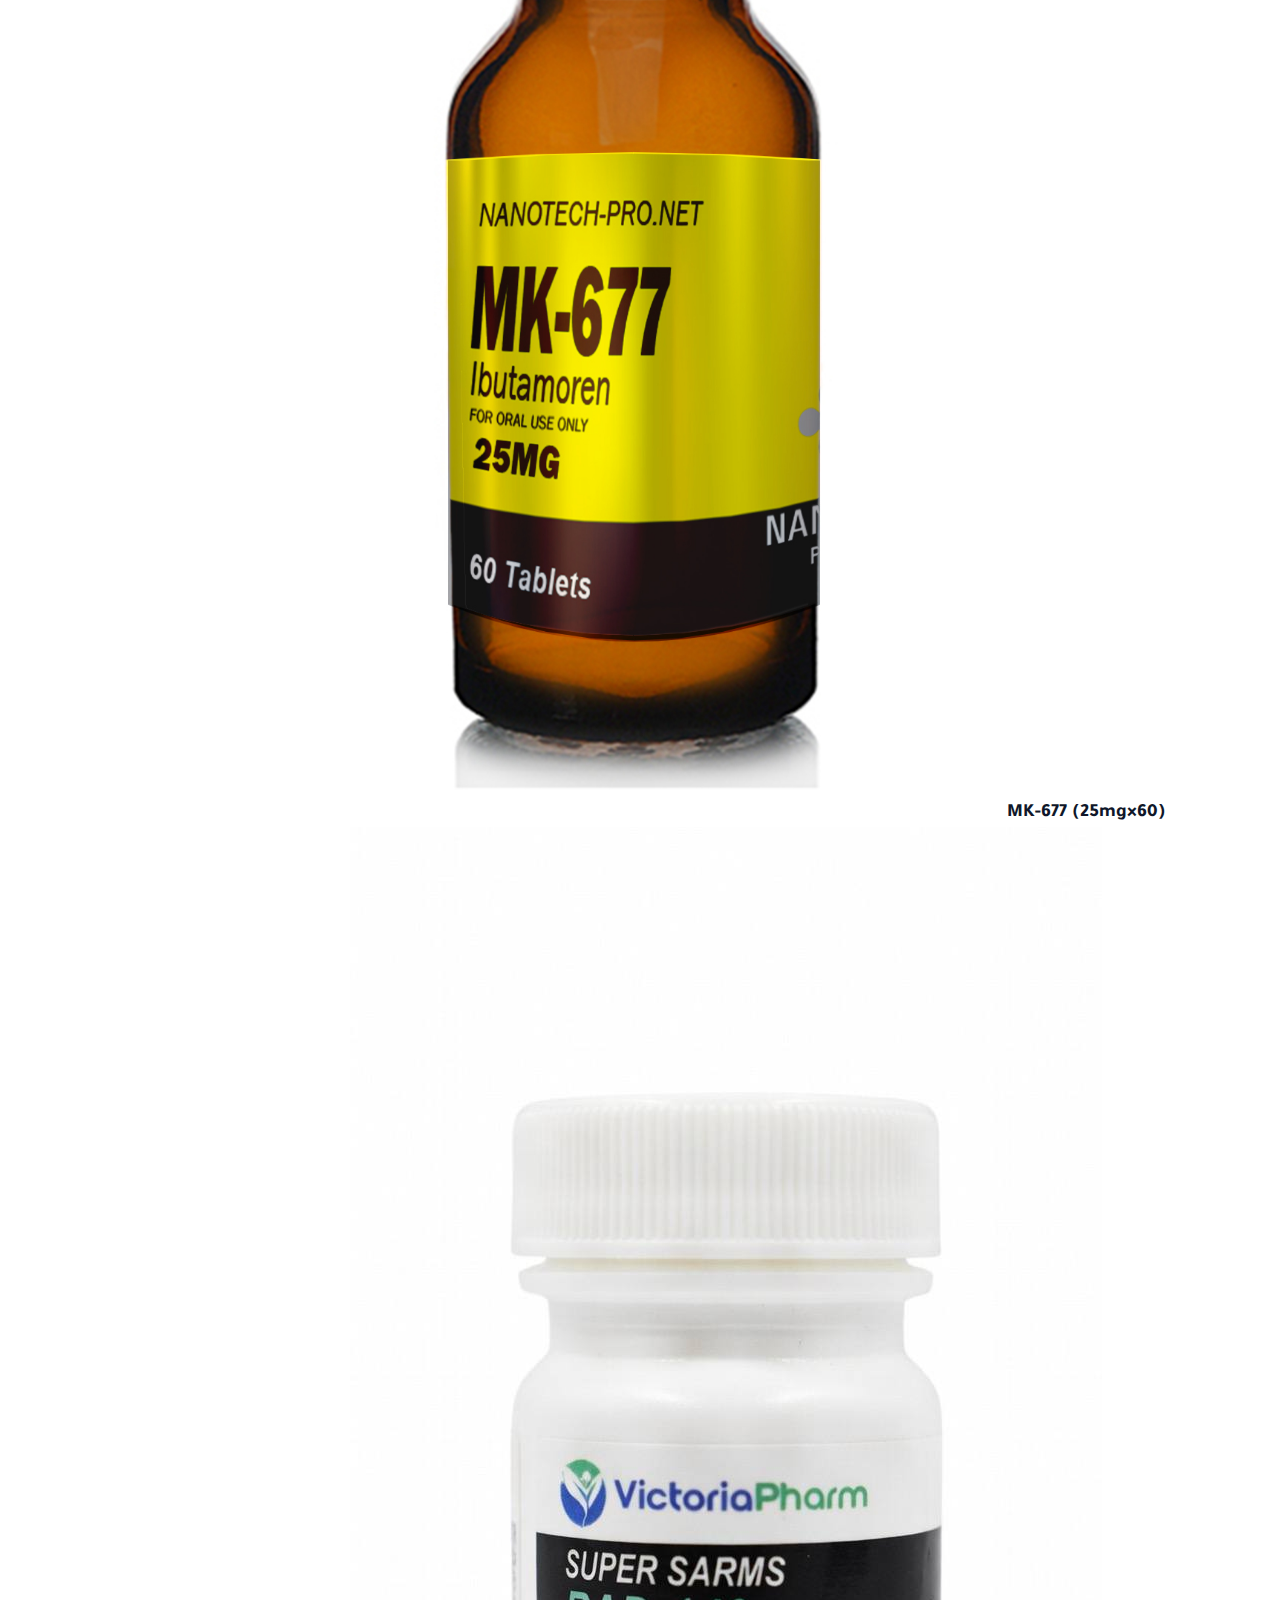
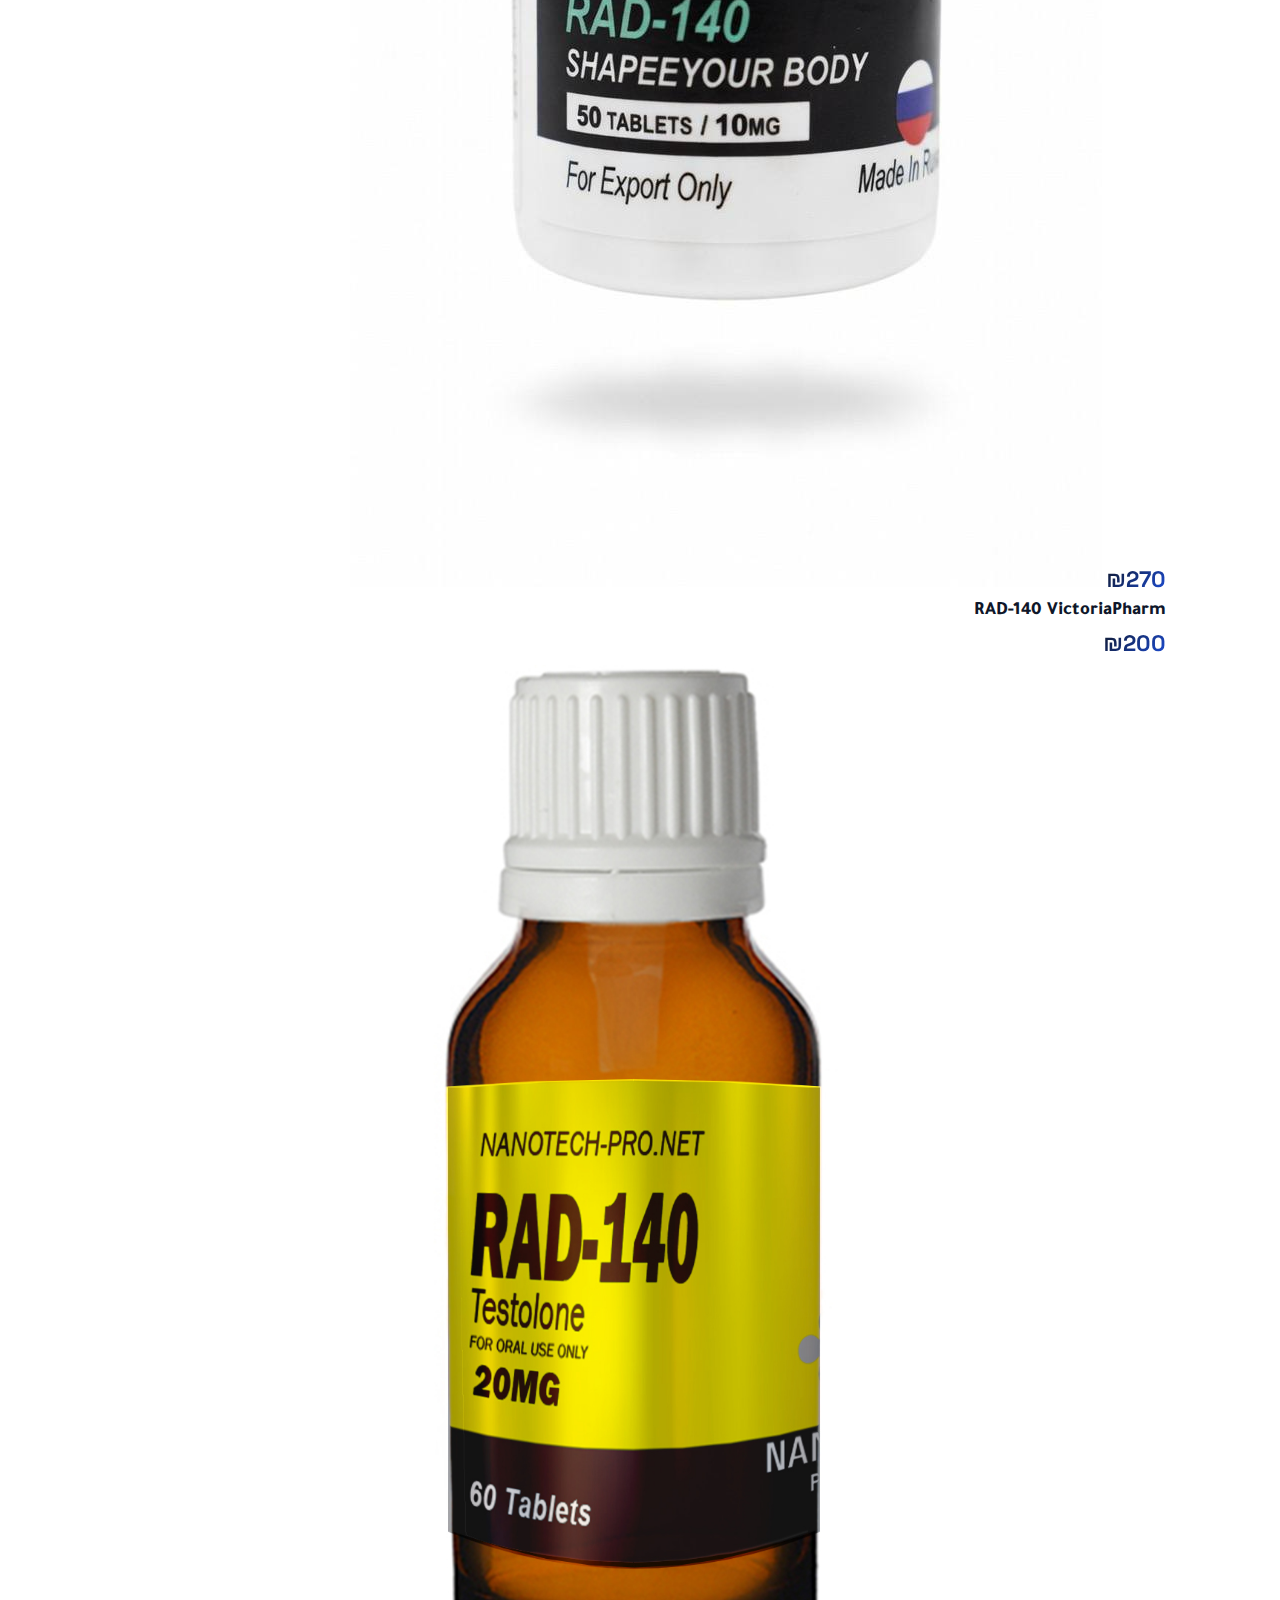
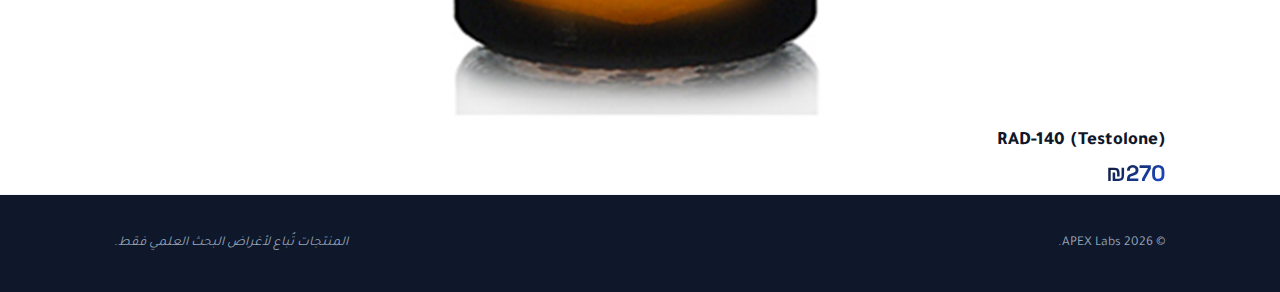
<file: products/mk-677-vp.html>
<!DOCTYPE html>
<html lang="ar" dir="rtl">
<head>
    <meta charset="UTF-8">
    <meta name="viewport" content="width=device-width, initial-scale=1.0">
    <title>MK-677 VictoriaPharm — 50 حبة 10mg | APEX Labs الضفة الغربية</title>
    <meta name="description" content="MK-677 Ibutamoren من VictoriaPharm — يزيد مستويات هرمون النمو، يحسّن جودة النوم، يعزز تعافي العضلات. 10mg / حبة — 50 حبة. شحن سريع لكل الضفة الغربية من APEX Labs.">
    <meta name="keywords" content="MK-677, Ibutamoren, VictoriaPharm, هرمون النمو, مكملات رياضية, SARMs, الضفة الغربية, فلسطين, رام الله, شراء MK-677, buy MK-677 Palestine, SARMs for sale, مكملات بناء اجسام, growth hormone booster, ابيوتامورين, هرمون نمو طبيعي, مكملات كمال اجسام, supplements West Bank, نابلس, الخليل, بيت لحم, جنين, طولكرم, SARMs Palestine, VictoriaPharm MK-677">
    <link rel="canonical" href="https://apex-labs.tech/products/mk-677-vp.html">
    <meta name="geo.region" content="PS-WBK">
    <meta name="geo.placename" content="Ramallah, West Bank, Palestine">
    <meta name="robots" content="index, follow">
    <meta property="og:title" content="MK-677 VictoriaPharm — APEX Labs">
    <meta property="og:description" content="يزيد مستويات هرمون النمو، يعزز تعافي العضلات. 10mg×50 حبة بسعر ₪200. شحن لكل الضفة.">
    <meta property="og:image" content="https://apex-labs.tech/assets/products/mk-677-vp.jpg">
    <meta property="og:url" content="https://apex-labs.tech/products/mk-677-vp.html">
    <meta property="og:type" content="product">
    <meta property="og:locale" content="ar_AR">
    <meta name="twitter:card" content="summary_large_image">
    <script type="application/ld+json">
    {"@context":"https://schema.org","@type":"Product","name":"MK-677 VictoriaPharm (Ibutamoren)","description":"يزيد مستويات هرمون النمو، يعزز تعافي العضلات، يحسّن جودة النوم. 10mg / حبة — 50 حبة. من VictoriaPharm.","image":"https://apex-labs.tech/assets/products/mk-677-vp.jpg","url":"https://apex-labs.tech/products/mk-677-vp.html","sku":"APEX-MK677-VP","category":"SARMs & Research Compounds","brand":{"@type":"Brand","name":"VictoriaPharm"},"offers":{"@type":"Offer","price":"200","priceCurrency":"ILS","availability":"https://schema.org/InStock","url":"https://apex-labs.tech/products/mk-677-vp.html","priceValidUntil":"2026-12-31","seller":{"@type":"Organization","name":"APEX Labs"}},"aggregateRating":{"@type":"AggregateRating","ratingValue":"4.7","reviewCount":"32","bestRating":"5","worstRating":"1"}}
    </script>
    <script type="application/ld+json">
    {"@context":"https://schema.org","@type":"BreadcrumbList","itemListElement":[{"@type":"ListItem","position":1,"name":"الرئيسية","item":"https://apex-labs.tech/"},{"@type":"ListItem","position":2,"name":"المنتجات","item":"https://apex-labs.tech/#products"},{"@type":"ListItem","position":3,"name":"MK-677 VictoriaPharm","item":"https://apex-labs.tech/products/mk-677-vp.html"}]}
    </script>
    <script type="application/ld+json">
    {"@context":"https://schema.org","@type":"FAQPage","mainEntity":[{"@type":"Question","name":"ما الفرق بين MK-677 VictoriaPharm والنسخة الأخرى؟","acceptedAnswer":{"@type":"Answer","text":"نسخة VictoriaPharm تحتوي على 50 حبة بتركيز 10mg لكل حبة، بينما النسخة الأخرى تحتوي على 60 حبة بتركيز 25mg. نسخة VictoriaPharm مناسبة للمبتدئين أو من يفضّل جرعة أقل."}},{"@type":"Question","name":"ما هو MK-677 (Ibutamoren)؟","acceptedAnswer":{"@type":"Answer","text":"MK-677 أو Ibutamoren هو محفّز لإفراز هرمون النمو (Growth Hormone Secretagogue). يعمل على زيادة مستويات هرمون النمو GH و IGF-1 بشكل طبيعي في الجسم دون التأثير على الكورتيزول."}},{"@type":"Question","name":"ما هي فوائد MK-677؟","acceptedAnswer":{"@type":"Answer","text":"يزيد مستويات هرمون النمو، يحسّن جودة النوم، يعزز تعافي العضلات، يقوي كثافة العظام، يدعم الكتلة العضلية الصافية، ويحفّز الشهية."}},{"@type":"Question","name":"ما الجرعة الموصى بها لـ MK-677 VictoriaPharm؟","acceptedAnswer":{"@type":"Answer","text":"الجرعة الشائعة هي 10-25 ملغ يومياً. كل حبة تحتوي 10 ملغ، يمكن البدء بحبة واحدة يومياً وزيادتها تدريجياً. يؤخذ عادة قبل النوم."}},{"@type":"Question","name":"هل يتوفر شحن لكل مدن الضفة الغربية؟","acceptedAnswer":{"@type":"Answer","text":"نعم، نوفر شحن سريع لجميع مدن الضفة الغربية: رام الله، نابلس، الخليل، بيت لحم، جنين، طولكرم، قلقيلية، أريحا، سلفيت، طوباس والمزيد."}}]}
    </script>
    <link rel="stylesheet" href="../css/style.css?v=3">
    <link rel="stylesheet" href="../css/product-page.css?v=3">
    <link rel="preconnect" href="https://fonts.googleapis.com">
    <link rel="preconnect" href="https://fonts.gstatic.com" crossorigin>
    <link href="https://fonts.googleapis.com/css2?family=Tajawal:wght@400;500;700;800&family=Space+Grotesk:wght@600;700&display=swap" rel="stylesheet">
    <link rel="stylesheet" href="https://cdnjs.cloudflare.com/ajax/libs/font-awesome/6.5.1/css/all.min.css">
    <link rel="icon" type="image/svg+xml" href="../assets/favicon.svg">
    <link rel="manifest" href="../manifest.webmanifest">
    <meta name="theme-color" content="#2563EB">
</head>
<body>

    <!-- NAV -->
    <nav class="nav product-nav">
        <div class="container nav-inner">
            <a href="../index.html" class="logo">APEX <span class="logo-accent">LABS</span></a>
            <a href="../index.html#products" class="back-link"><i class="fas fa-arrow-right"></i> <span data-ar="العودة للمنتجات" data-en="Back to Products">العودة للمنتجات</span></a>
        </div>
    </nav>

    <!-- PRODUCT PAGE -->
    <section class="product-page">
        <div class="container">
            <div class="product-page-grid">
                <div class="product-page-img">
                    <img src="../assets/products/mk-677-vp.jpg" alt="MK-677 VictoriaPharm Ibutamoren - مكمل هرمون النمو SARMs للبيع في الضفة الغربية فلسطين">
                    <span class="product-page-tag" data-ar="حبوب" data-en="Tablets">حبوب</span>
                </div>
                <div class="product-page-info">
                    <h1>MK-677 <span>VictoriaPharm</span></h1>
                    <p class="product-page-desc" data-ar="يزيد مستويات هرمون النمو، يعزز تعافي العضلات، يحسّن جودة النوم، يقوي كثافة العظام، يدعم الكتلة العضلية الصافية، ويحفّز الشهية. من شركة VictoriaPharm الروسية." data-en="Increases growth hormone levels, enhances muscle recovery, improves sleep quality, boosts bone density, promotes lean muscle mass, and stimulates appetite. By VictoriaPharm (Russia).">يزيد مستويات هرمون النمو، يعزز تعافي العضلات، يحسّن جودة النوم، يقوي كثافة العظام، يدعم الكتلة العضلية الصافية، ويحفّز الشهية. من شركة VictoriaPharm الروسية.</p>

                    <div class="product-page-price">
                        <span class="price-old">₪250</span>
                        <span class="price">₪200</span>
                    </div>

                    <a href="../index.html#contact" class="btn" data-ar="اطلب الآن" data-en="Order Now">اطلب الآن</a>

                    <div class="product-page-specs">
                        <h3 data-ar="المواصفات" data-en="Specifications">المواصفات</h3>
                        <ul>
                            <li><i class="fas fa-tablets"></i> <span data-ar="10mg / حبة — 50 حبة" data-en="10mg / tablet — 50 tablets">10mg / حبة — 50 حبة</span></li>
                            <li><i class="fas fa-prescription-bottle"></i> <span data-ar="عبوة بلاستيكية" data-en="Plastic Bottle">عبوة بلاستيكية</span></li>
                            <li><i class="fas fa-syringe"></i> <span data-ar="الجرعة: 10–25 ملغ/يوم" data-en="Dosage: 10–25 mg/day">الجرعة: 10–25 ملغ/يوم</span></li>
                            <li><i class="fas fa-industry"></i> <span data-ar="الشركة: VictoriaPharm (روسيا)" data-en="Brand: VictoriaPharm (Russia)">الشركة: VictoriaPharm (روسيا)</span></li>
                        </ul>
                    </div>

                    <div class="product-page-benefits">
                        <h3 data-ar="الفوائد" data-en="Benefits">الفوائد</h3>
                        <ul>
                            <li><i class="fas fa-check-circle"></i> <span data-ar="زيادة مستويات هرمون النمو" data-en="Increases Growth Hormone Levels">زيادة مستويات هرمون النمو</span></li>
                            <li><i class="fas fa-check-circle"></i> <span data-ar="تعزيز تعافي العضلات" data-en="Enhances Muscle Recovery">تعزيز تعافي العضلات</span></li>
                            <li><i class="fas fa-check-circle"></i> <span data-ar="تحسين جودة النوم" data-en="Improves Sleep Quality">تحسين جودة النوم</span></li>
                            <li><i class="fas fa-check-circle"></i> <span data-ar="تقوية كثافة العظام" data-en="Boosts Bone Density">تقوية كثافة العظام</span></li>
                            <li><i class="fas fa-check-circle"></i> <span data-ar="دعم الكتلة العضلية الصافية" data-en="Promotes Lean Muscle Mass">دعم الكتلة العضلية الصافية</span></li>
                            <li><i class="fas fa-check-circle"></i> <span data-ar="تحفيز الشهية ودعم التغذية" data-en="Stimulates Appetite & Supports Nutrition">تحفيز الشهية ودعم التغذية</span></li>
                        </ul>
                    </div>
                </div>
            </div>
        </div>
    </section>

    <!-- FAQ SECTION -->
    <section class="faq-section" id="faq">
        <div class="container">
            <h2 class="section-title" data-ar="أسئلة شائعة عن MK-677 VictoriaPharm" data-en="FAQ about MK-677 VictoriaPharm">أسئلة شائعة عن MK-677 VictoriaPharm</h2>
            <div class="faq-list">
                <details class="faq-item">
                    <summary data-ar="ما الفرق بين هذه النسخة والنسخة الأخرى من MK-677؟" data-en="What's the difference between this version and the other MK-677?">ما الفرق بين هذه النسخة والنسخة الأخرى من MK-677؟</summary>
                    <p data-ar="نسخة VictoriaPharm تحتوي على 50 حبة بتركيز 10mg لكل حبة، بينما النسخة الأخرى تحتوي على 60 حبة بتركيز 25mg. نسخة VictoriaPharm مناسبة للمبتدئين أو من يفضّل جرعة أقل وسعر أقل." data-en="The VictoriaPharm version contains 50 tablets at 10mg each, while the other version has 60 tablets at 25mg each. VictoriaPharm is ideal for beginners or those who prefer a lower dose at a lower price.">نسخة VictoriaPharm تحتوي على 50 حبة بتركيز 10mg لكل حبة، بينما النسخة الأخرى تحتوي على 60 حبة بتركيز 25mg. نسخة VictoriaPharm مناسبة للمبتدئين أو من يفضّل جرعة أقل وسعر أقل.</p>
                </details>
                <details class="faq-item">
                    <summary data-ar="ما هو MK-677 (Ibutamoren)؟" data-en="What is MK-677 (Ibutamoren)?">ما هو MK-677 (Ibutamoren)؟</summary>
                    <p data-ar="MK-677 أو Ibutamoren هو محفّز لإفراز هرمون النمو (Growth Hormone Secretagogue). يعمل على زيادة مستويات هرمون النمو GH و IGF-1 بشكل طبيعي في الجسم دون التأثير على الكورتيزول." data-en="MK-677 or Ibutamoren is a Growth Hormone Secretagogue. It works by naturally increasing Growth Hormone (GH) and IGF-1 levels in the body without affecting cortisol.">MK-677 أو Ibutamoren هو محفّز لإفراز هرمون النمو (Growth Hormone Secretagogue). يعمل على زيادة مستويات هرمون النمو GH و IGF-1 بشكل طبيعي في الجسم دون التأثير على الكورتيزول.</p>
                </details>
                <details class="faq-item">
                    <summary data-ar="ما الجرعة الموصى بها لـ MK-677 VictoriaPharm؟" data-en="What is the recommended dosage for MK-677 VictoriaPharm?">ما الجرعة الموصى بها لـ MK-677 VictoriaPharm؟</summary>
                    <p data-ar="الجرعة الشائعة هي 10-25 ملغ يومياً. كل حبة تحتوي 10 ملغ، يمكن البدء بحبة واحدة يومياً وزيادتها تدريجياً. يؤخذ عادة قبل النوم." data-en="The common dosage is 10-25mg daily. Each tablet contains 10mg, you can start with one tablet daily and gradually increase. Usually taken before bed.">الجرعة الشائعة هي 10-25 ملغ يومياً. كل حبة تحتوي 10 ملغ، يمكن البدء بحبة واحدة يومياً وزيادتها تدريجياً. يؤخذ عادة قبل النوم.</p>
                </details>
                <details class="faq-item">
                    <summary data-ar="هل يتوفر شحن لكل مدن الضفة الغربية؟" data-en="Is shipping available to all West Bank cities?">هل يتوفر شحن لكل مدن الضفة الغربية؟</summary>
                    <p data-ar="نعم، نوفر شحن سريع لجميع مدن الضفة الغربية: رام الله، نابلس، الخليل، بيت لحم، جنين، طولكرم، قلقيلية، أريحا، سلفيت، طوباس والمزيد." data-en="Yes, we offer fast shipping to all West Bank cities: Ramallah, Nablus, Hebron, Bethlehem, Jenin, Tulkarm, Qalqilya, Jericho, Salfit, Tubas and more.">نعم، نوفر شحن سريع لجميع مدن الضفة الغربية: رام الله، نابلس، الخليل، بيت لحم، جنين، طولكرم، قلقيلية، أريحا، سلفيت، طوباس والمزيد.</p>
                </details>
            </div>
        </div>
    </section>

    <!-- RELATED PRODUCTS -->
    <section class="related-products">
        <div class="container">
            <h2 class="section-title" data-ar="منتجات ذات صلة" data-en="Related Products">منتجات ذات صلة</h2>
            <div class="related-grid">
                <a href="mk-677.html" class="related-card">
                    <img src="../assets/products/mk-677.jpg" alt="MK-677 Ibutamoren 25mg SARMs" loading="lazy">
                    <h3>MK-677 (25mg×60)</h3>
                    <span class="price">₪270</span>
                </a>
                <a href="rad-140-vp.html" class="related-card">
                    <img src="../assets/products/rad-140-vp.jpg" alt="RAD-140 VictoriaPharm SARMs" loading="lazy">
                    <h3>RAD-140 VictoriaPharm</h3>
                    <span class="price">₪200</span>
                </a>
                <a href="rad-140.html" class="related-card">
                    <img src="../assets/products/Rad-140.jpg" alt="RAD-140 Testolone SARMs" loading="lazy">
                    <h3>RAD-140 (Testolone)</h3>
                    <span class="price">₪270</span>
                </a>
            </div>
        </div>
    </section>

    <!-- FOOTER -->
    <footer class="footer">
        <div class="container footer-inner">
            <p>&copy; 2026 APEX Labs.</p>
            <p class="disclaimer" data-ar="المنتجات تُباع لأغراض البحث العلمي فقط." data-en="Products are sold for research purposes only.">المنتجات تُباع لأغراض البحث العلمي فقط.</p>
        </div>
    </footer>

    <script src="../js/product-page.js"></script>
</body>
</html>
</file>
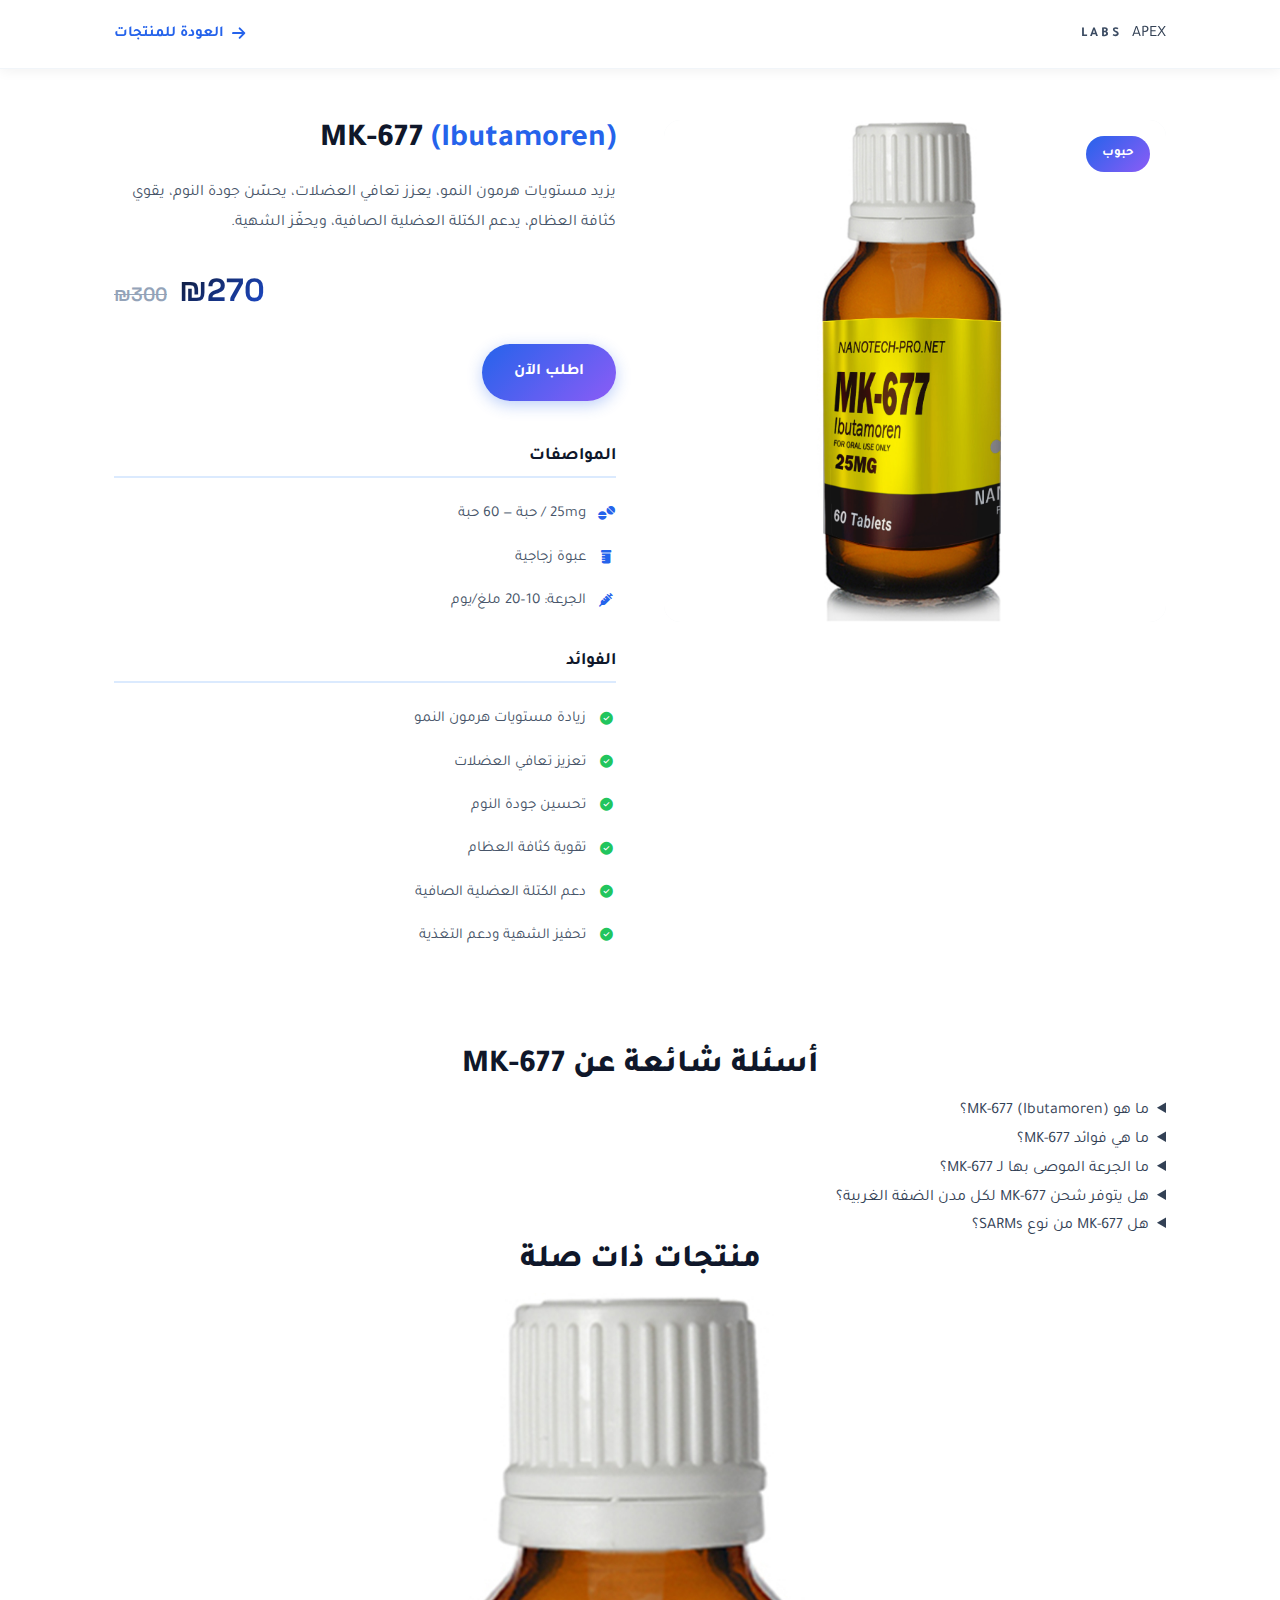
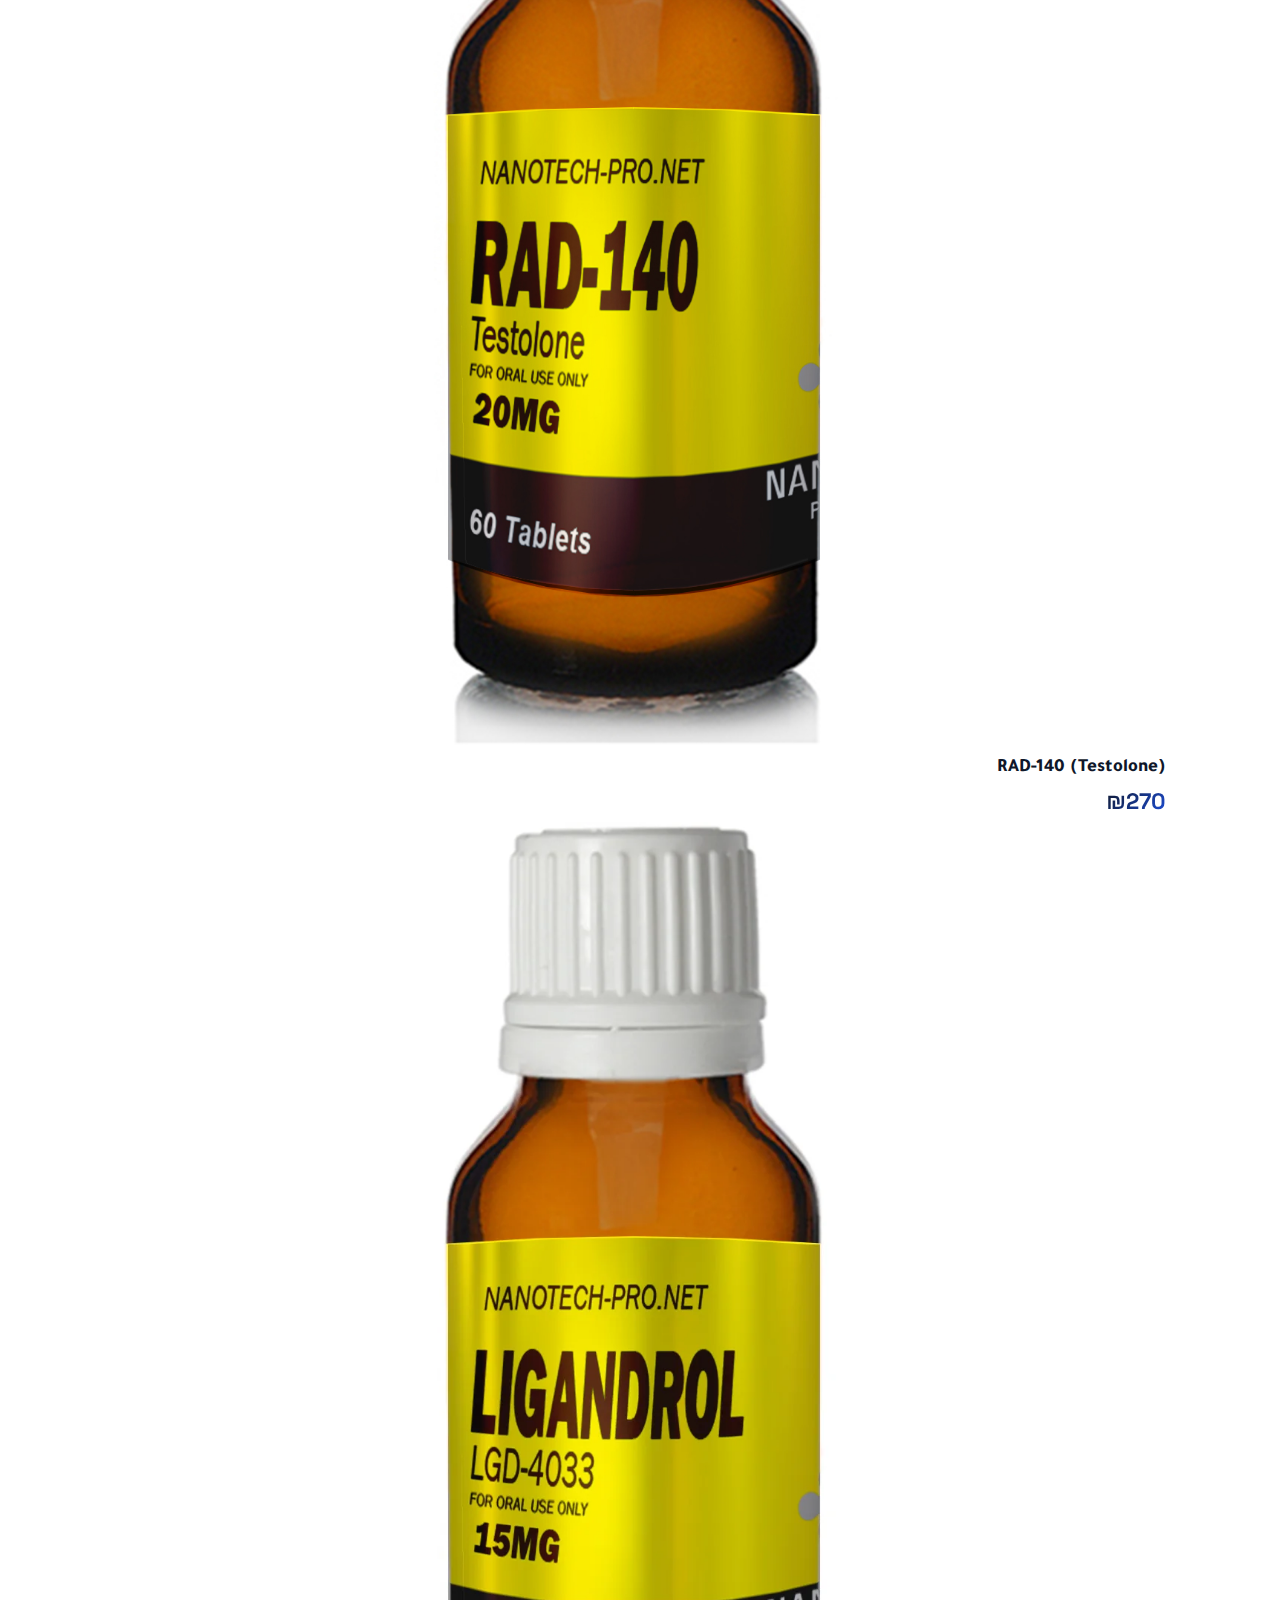
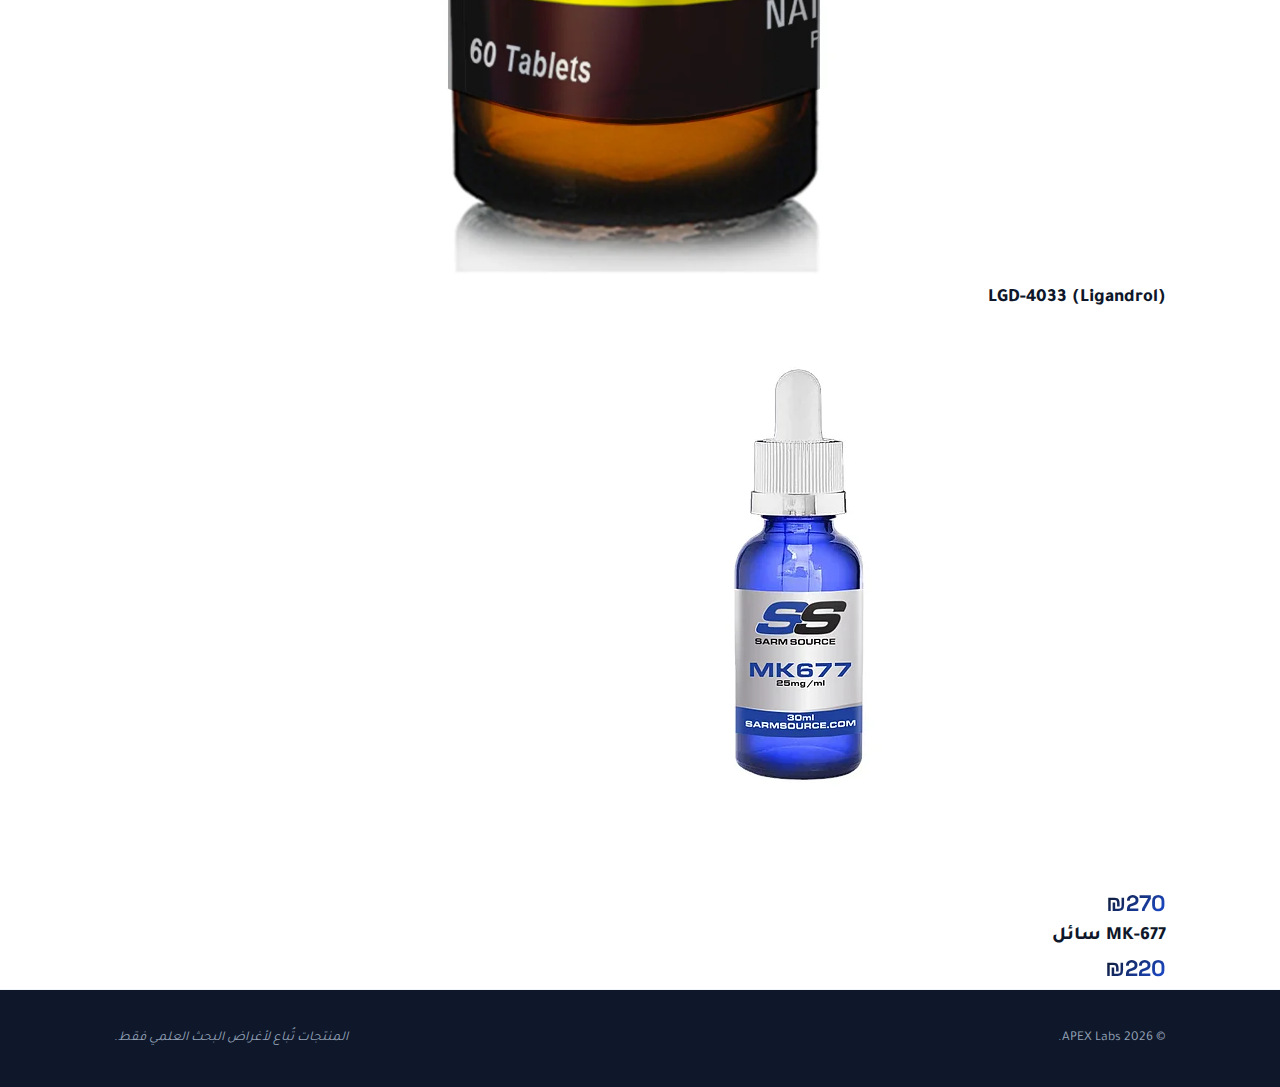
<file: products/mk-677.html>
<!DOCTYPE html>
<html lang="ar" dir="rtl">
<head>
    <meta charset="UTF-8">
    <meta name="viewport" content="width=device-width, initial-scale=1.0">
    <title>MK-677 (Ibutamoren) — هرمون النمو | APEX Labs الضفة الغربية</title>
    <meta name="description" content="MK-677 Ibutamoren — يزيد مستويات هرمون النمو، يحسّن جودة النوم، يعزز تعافي العضلات. 25mg / حبة — 60 حبة. شحن سريع لكل الضفة الغربية من APEX Labs.">
    <meta name="keywords" content="MK-677, Ibutamoren, هرمون النمو, مكملات رياضية, SARMs, الضفة الغربية, فلسطين, رام الله, شراء MK-677, buy MK-677 Palestine, SARMs for sale, مكملات بناء اجسام, growth hormone booster, ابيوتامورين, هرمون نمو طبيعي, مكملات كمال اجسام, supplements West Bank, نابلس, الخليل, بيت لحم, جنين, طولكرم, SARMs Palestine, مكملات تضخيم, مكمل هرمون النمو, Ibutamoren buy, mk677 فلسطين">
    <link rel="canonical" href="https://apex-labs.tech/products/mk-677.html">
    <meta name="geo.region" content="PS-WBK">
    <meta name="geo.placename" content="Ramallah, West Bank, Palestine">
    <meta name="robots" content="index, follow">
    <meta property="og:title" content="MK-677 (Ibutamoren) — APEX Labs">
    <meta property="og:description" content="يزيد مستويات هرمون النمو، يعزز تعافي العضلات. 25mg×60 حبة بسعر ₪270. شحن لكل الضفة.">
    <meta property="og:image" content="https://apex-labs.tech/assets/products/mk-677.jpg">
    <meta property="og:url" content="https://apex-labs.tech/products/mk-677.html">
    <meta property="og:type" content="product">
    <meta property="og:locale" content="ar_AR">
    <meta name="twitter:card" content="summary_large_image">
    <script type="application/ld+json">
    {"@context":"https://schema.org","@type":"Product","name":"MK-677 (Ibutamoren)","description":"يزيد مستويات هرمون النمو، يعزز تعافي العضلات، يحسّن جودة النوم. 25mg / حبة — 60 حبة.","image":"https://apex-labs.tech/assets/products/mk-677.jpg","url":"https://apex-labs.tech/products/mk-677.html","sku":"APEX-MK677-TAB","category":"SARMs & Research Compounds","brand":{"@type":"Brand","name":"APEX Labs"},"offers":{"@type":"Offer","price":"270","priceCurrency":"ILS","availability":"https://schema.org/InStock","url":"https://apex-labs.tech/products/mk-677.html","priceValidUntil":"2026-12-31","seller":{"@type":"Organization","name":"APEX Labs"}},"aggregateRating":{"@type":"AggregateRating","ratingValue":"4.8","reviewCount":"47","bestRating":"5","worstRating":"1"},"review":[{"@type":"Review","author":{"@type":"Person","name":"أحمد م."},"datePublished":"2026-01-15","reviewRating":{"@type":"Rating","ratingValue":"5"},"reviewBody":"منتج ممتاز، لاحظت فرق بالنوم والطاقة بعد أسبوعين. التوصيل كان سريع على نابلس."}]}
    </script>
    <script type="application/ld+json">
    {"@context":"https://schema.org","@type":"BreadcrumbList","itemListElement":[{"@type":"ListItem","position":1,"name":"الرئيسية","item":"https://apex-labs.tech/"},{"@type":"ListItem","position":2,"name":"المنتجات","item":"https://apex-labs.tech/#products"},{"@type":"ListItem","position":3,"name":"MK-677 (Ibutamoren)","item":"https://apex-labs.tech/products/mk-677.html"}]}
    </script>
    <script type="application/ld+json">
    {"@context":"https://schema.org","@type":"FAQPage","mainEntity":[{"@type":"Question","name":"ما هو MK-677 (Ibutamoren)؟","acceptedAnswer":{"@type":"Answer","text":"MK-677 أو Ibutamoren هو محفّز لإفراز هرمون النمو (Growth Hormone Secretagogue). يعمل على زيادة مستويات هرمون النمو GH و IGF-1 بشكل طبيعي في الجسم دون التأثير على الكورتيزول."}},{"@type":"Question","name":"ما هي فوائد MK-677؟","acceptedAnswer":{"@type":"Answer","text":"يزيد مستويات هرمون النمو، يحسّن جودة النوم، يعزز تعافي العضلات، يقوي كثافة العظام، يدعم الكتلة العضلية الصافية، ويحفّز الشهية."}},{"@type":"Question","name":"ما الجرعة الموصى بها لـ MK-677؟","acceptedAnswer":{"@type":"Answer","text":"الجرعة الشائعة هي 10-25 ملغ يومياً. يُنصح بالبدء بجرعة 10 ملغ وزيادتها تدريجياً. يؤخذ عادة قبل النوم."}},{"@type":"Question","name":"هل يتوفر شحن MK-677 لكل مدن الضفة الغربية؟","acceptedAnswer":{"@type":"Answer","text":"نعم، نوفر شحن سريع لجميع مدن الضفة الغربية: رام الله، نابلس، الخليل، بيت لحم، جنين، طولكرم، قلقيلية، أريحا، سلفيت، طوباس والمزيد."}},{"@type":"Question","name":"هل MK-677 من نوع SARMs؟","acceptedAnswer":{"@type":"Answer","text":"تقنياً، MK-677 ليس SARM بل هو محفّز لإفراز هرمون النمو (GH Secretagogue)، لكنه يُصنّف عادةً ضمن فئة SARMs والمركبات البحثية لأنه يُباع ويُستخدم في نفس السياق."}}]}
    </script>
    <link rel="stylesheet" href="../css/style.css?v=3">
    <link rel="stylesheet" href="../css/product-page.css?v=3">
    <link rel="preconnect" href="https://fonts.googleapis.com">
    <link rel="preconnect" href="https://fonts.gstatic.com" crossorigin>
    <link href="https://fonts.googleapis.com/css2?family=Tajawal:wght@400;500;700;800&family=Space+Grotesk:wght@600;700&display=swap" rel="stylesheet">
    <link rel="stylesheet" href="https://cdnjs.cloudflare.com/ajax/libs/font-awesome/6.5.1/css/all.min.css">
    <link rel="icon" type="image/svg+xml" href="../assets/favicon.svg">
    <link rel="manifest" href="../manifest.webmanifest">
    <meta name="theme-color" content="#2563EB">
</head>
<body>

    <!-- NAV -->
    <nav class="nav product-nav">
        <div class="container nav-inner">
            <a href="../index.html" class="logo">APEX <span class="logo-accent">LABS</span></a>
            <a href="../index.html#products" class="back-link"><i class="fas fa-arrow-right"></i> <span data-ar="العودة للمنتجات" data-en="Back to Products">العودة للمنتجات</span></a>
        </div>
    </nav>

    <!-- PRODUCT PAGE -->
    <section class="product-page">
        <div class="container">
            <div class="product-page-grid">
                <div class="product-page-img">
                    <img src="../assets/products/mk-677.jpg" alt="MK-677 Ibutamoren - مكمل هرمون النمو SARMs للبيع في الضفة الغربية فلسطين">
                    <span class="product-page-tag" data-ar="حبوب" data-en="Tablets">حبوب</span>
                </div>
                <div class="product-page-info">
                    <h1>MK-677 <span>(Ibutamoren)</span></h1>
                    <p class="product-page-desc" data-ar="يزيد مستويات هرمون النمو، يعزز تعافي العضلات، يحسّن جودة النوم، يقوي كثافة العظام، يدعم الكتلة العضلية الصافية، ويحفّز الشهية." data-en="Increases growth hormone levels, enhances muscle recovery, improves sleep quality, boosts bone density, promotes lean muscle mass, and stimulates appetite.">يزيد مستويات هرمون النمو، يعزز تعافي العضلات، يحسّن جودة النوم، يقوي كثافة العظام، يدعم الكتلة العضلية الصافية، ويحفّز الشهية.</p>

                    <div class="product-page-price">
                        <span class="price-old">₪300</span>
                        <span class="price">₪270</span>
                    </div>

                    <a href="../index.html#contact" class="btn" data-ar="اطلب الآن" data-en="Order Now">اطلب الآن</a>

                    <div class="product-page-specs">
                        <h3 data-ar="المواصفات" data-en="Specifications">المواصفات</h3>
                        <ul>
                            <li><i class="fas fa-tablets"></i> <span data-ar="25mg / حبة — 60 حبة" data-en="25mg / tablet — 60 tablets">25mg / حبة — 60 حبة</span></li>
                            <li><i class="fas fa-prescription-bottle"></i> <span data-ar="عبوة زجاجية" data-en="Glass Amber Jar">عبوة زجاجية</span></li>
                            <li><i class="fas fa-syringe"></i> <span data-ar="الجرعة: 10–20 ملغ/يوم" data-en="Dosage: 10–20 mg/day">الجرعة: 10–20 ملغ/يوم</span></li>
                        </ul>
                    </div>

                    <div class="product-page-benefits">
                        <h3 data-ar="الفوائد" data-en="Benefits">الفوائد</h3>
                        <ul>
                            <li><i class="fas fa-check-circle"></i> <span data-ar="زيادة مستويات هرمون النمو" data-en="Increases Growth Hormone Levels">زيادة مستويات هرمون النمو</span></li>
                            <li><i class="fas fa-check-circle"></i> <span data-ar="تعزيز تعافي العضلات" data-en="Enhances Muscle Recovery">تعزيز تعافي العضلات</span></li>
                            <li><i class="fas fa-check-circle"></i> <span data-ar="تحسين جودة النوم" data-en="Improves Sleep Quality">تحسين جودة النوم</span></li>
                            <li><i class="fas fa-check-circle"></i> <span data-ar="تقوية كثافة العظام" data-en="Boosts Bone Density">تقوية كثافة العظام</span></li>
                            <li><i class="fas fa-check-circle"></i> <span data-ar="دعم الكتلة العضلية الصافية" data-en="Promotes Lean Muscle Mass">دعم الكتلة العضلية الصافية</span></li>
                            <li><i class="fas fa-check-circle"></i> <span data-ar="تحفيز الشهية ودعم التغذية" data-en="Stimulates Appetite & Supports Nutrition">تحفيز الشهية ودعم التغذية</span></li>
                        </ul>
                    </div>
                </div>
            </div>
        </div>
    </section>

    <!-- FAQ SECTION -->
    <section class="faq-section" id="faq">
        <div class="container">
            <h2 class="section-title" data-ar="أسئلة شائعة عن MK-677" data-en="FAQ about MK-677">أسئلة شائعة عن MK-677</h2>
            <div class="faq-list">
                <details class="faq-item">
                    <summary data-ar="ما هو MK-677 (Ibutamoren)؟" data-en="What is MK-677 (Ibutamoren)?">ما هو MK-677 (Ibutamoren)؟</summary>
                    <p data-ar="MK-677 أو Ibutamoren هو محفّز لإفراز هرمون النمو (Growth Hormone Secretagogue). يعمل على زيادة مستويات هرمون النمو GH و IGF-1 بشكل طبيعي في الجسم دون التأثير على الكورتيزول. يُعتبر من أشهر المركبات البحثية المستخدمة في مجال بناء الأجسام والتعافي الرياضي." data-en="MK-677 or Ibutamoren is a Growth Hormone Secretagogue. It works by naturally increasing Growth Hormone (GH) and IGF-1 levels in the body without affecting cortisol. It is one of the most popular research compounds used in bodybuilding and athletic recovery.">MK-677 أو Ibutamoren هو محفّز لإفراز هرمون النمو (Growth Hormone Secretagogue). يعمل على زيادة مستويات هرمون النمو GH و IGF-1 بشكل طبيعي في الجسم دون التأثير على الكورتيزول. يُعتبر من أشهر المركبات البحثية المستخدمة في مجال بناء الأجسام والتعافي الرياضي.</p>
                </details>
                <details class="faq-item">
                    <summary data-ar="ما هي فوائد MK-677؟" data-en="What are the benefits of MK-677?">ما هي فوائد MK-677؟</summary>
                    <p data-ar="يزيد مستويات هرمون النمو، يحسّن جودة النوم بشكل ملحوظ، يعزز تعافي العضلات بعد التمارين، يقوي كثافة العظام، يدعم بناء الكتلة العضلية الصافية، ويحفّز الشهية مما يساعد في فترات التضخيم." data-en="Increases growth hormone levels, significantly improves sleep quality, enhances muscle recovery after workouts, strengthens bone density, supports lean muscle mass building, and stimulates appetite which helps during bulking phases.">يزيد مستويات هرمون النمو، يحسّن جودة النوم بشكل ملحوظ، يعزز تعافي العضلات بعد التمارين، يقوي كثافة العظام، يدعم بناء الكتلة العضلية الصافية، ويحفّز الشهية مما يساعد في فترات التضخيم.</p>
                </details>
                <details class="faq-item">
                    <summary data-ar="ما الجرعة الموصى بها لـ MK-677؟" data-en="What is the recommended dosage for MK-677?">ما الجرعة الموصى بها لـ MK-677؟</summary>
                    <p data-ar="الجرعة الشائعة هي 10-25 ملغ يومياً. يُنصح بالبدء بجرعة 10 ملغ وزيادتها تدريجياً حسب الاستجابة. يؤخذ عادة قبل النوم لتعزيز إفراز هرمون النمو أثناء النوم." data-en="The common dosage is 10-25mg daily. It's recommended to start with 10mg and gradually increase based on response. Usually taken before bed to enhance growth hormone release during sleep.">الجرعة الشائعة هي 10-25 ملغ يومياً. يُنصح بالبدء بجرعة 10 ملغ وزيادتها تدريجياً حسب الاستجابة. يؤخذ عادة قبل النوم لتعزيز إفراز هرمون النمو أثناء النوم.</p>
                </details>
                <details class="faq-item">
                    <summary data-ar="هل يتوفر شحن MK-677 لكل مدن الضفة الغربية؟" data-en="Is MK-677 shipping available to all West Bank cities?">هل يتوفر شحن MK-677 لكل مدن الضفة الغربية؟</summary>
                    <p data-ar="نعم، نوفر شحن سريع لجميع مدن الضفة الغربية: رام الله، نابلس، الخليل، بيت لحم، جنين، طولكرم، قلقيلية، أريحا، سلفيت، طوباس والمزيد." data-en="Yes, we offer fast shipping to all West Bank cities: Ramallah, Nablus, Hebron, Bethlehem, Jenin, Tulkarm, Qalqilya, Jericho, Salfit, Tubas and more.">نعم، نوفر شحن سريع لجميع مدن الضفة الغربية: رام الله، نابلس، الخليل، بيت لحم، جنين، طولكرم، قلقيلية، أريحا، سلفيت، طوباس والمزيد.</p>
                </details>
                <details class="faq-item">
                    <summary data-ar="هل MK-677 من نوع SARMs؟" data-en="Is MK-677 a SARM?">هل MK-677 من نوع SARMs؟</summary>
                    <p data-ar="تقنياً، MK-677 ليس SARM بل هو محفّز لإفراز هرمون النمو (GH Secretagogue)، لكنه يُصنّف عادةً ضمن فئة SARMs والمركبات البحثية لأنه يُباع ويُستخدم في نفس السياق." data-en="Technically, MK-677 is not a SARM but a Growth Hormone Secretagogue (GHS). However, it is commonly categorized with SARMs and research compounds as it is sold and used in the same context.">تقنياً، MK-677 ليس SARM بل هو محفّز لإفراز هرمون النمو (GH Secretagogue)، لكنه يُصنّف عادةً ضمن فئة SARMs والمركبات البحثية لأنه يُباع ويُستخدم في نفس السياق.</p>
                </details>
            </div>
        </div>
    </section>

    <!-- RELATED PRODUCTS -->
    <section class="related-products">
        <div class="container">
            <h2 class="section-title" data-ar="منتجات ذات صلة" data-en="Related Products">منتجات ذات صلة</h2>
            <div class="related-grid">
                <a href="rad-140.html" class="related-card">
                    <img src="../assets/products/Rad-140.jpg" alt="RAD-140 Testolone SARMs" loading="lazy">
                    <h3>RAD-140 (Testolone)</h3>
                    <span class="price">₪270</span>
                </a>
                <a href="lgd-4033.html" class="related-card">
                    <img src="../assets/products/LGD-4033.jpg.webp" alt="LGD-4033 Ligandrol SARMs" loading="lazy">
                    <h3>LGD-4033 (Ligandrol)</h3>
                    <span class="price">₪270</span>
                </a>
                <a href="mk-677-liquid.html" class="related-card">
                    <img src="../assets/products/MK677.webp" alt="MK-677 سائل Ibutamoren" loading="lazy">
                    <h3 data-ar="MK-677 سائل" data-en="MK-677 Liquid">MK-677 سائل</h3>
                    <span class="price">₪220</span>
                </a>
            </div>
        </div>
    </section>

    <!-- FOOTER -->
    <footer class="footer">
        <div class="container footer-inner">
            <p>&copy; 2026 APEX Labs.</p>
            <p class="disclaimer" data-ar="المنتجات تُباع لأغراض البحث العلمي فقط." data-en="Products are sold for research purposes only.">المنتجات تُباع لأغراض البحث العلمي فقط.</p>
        </div>
    </footer>

    <script src="../js/product-page.js"></script>
</body>
</html>
</file>
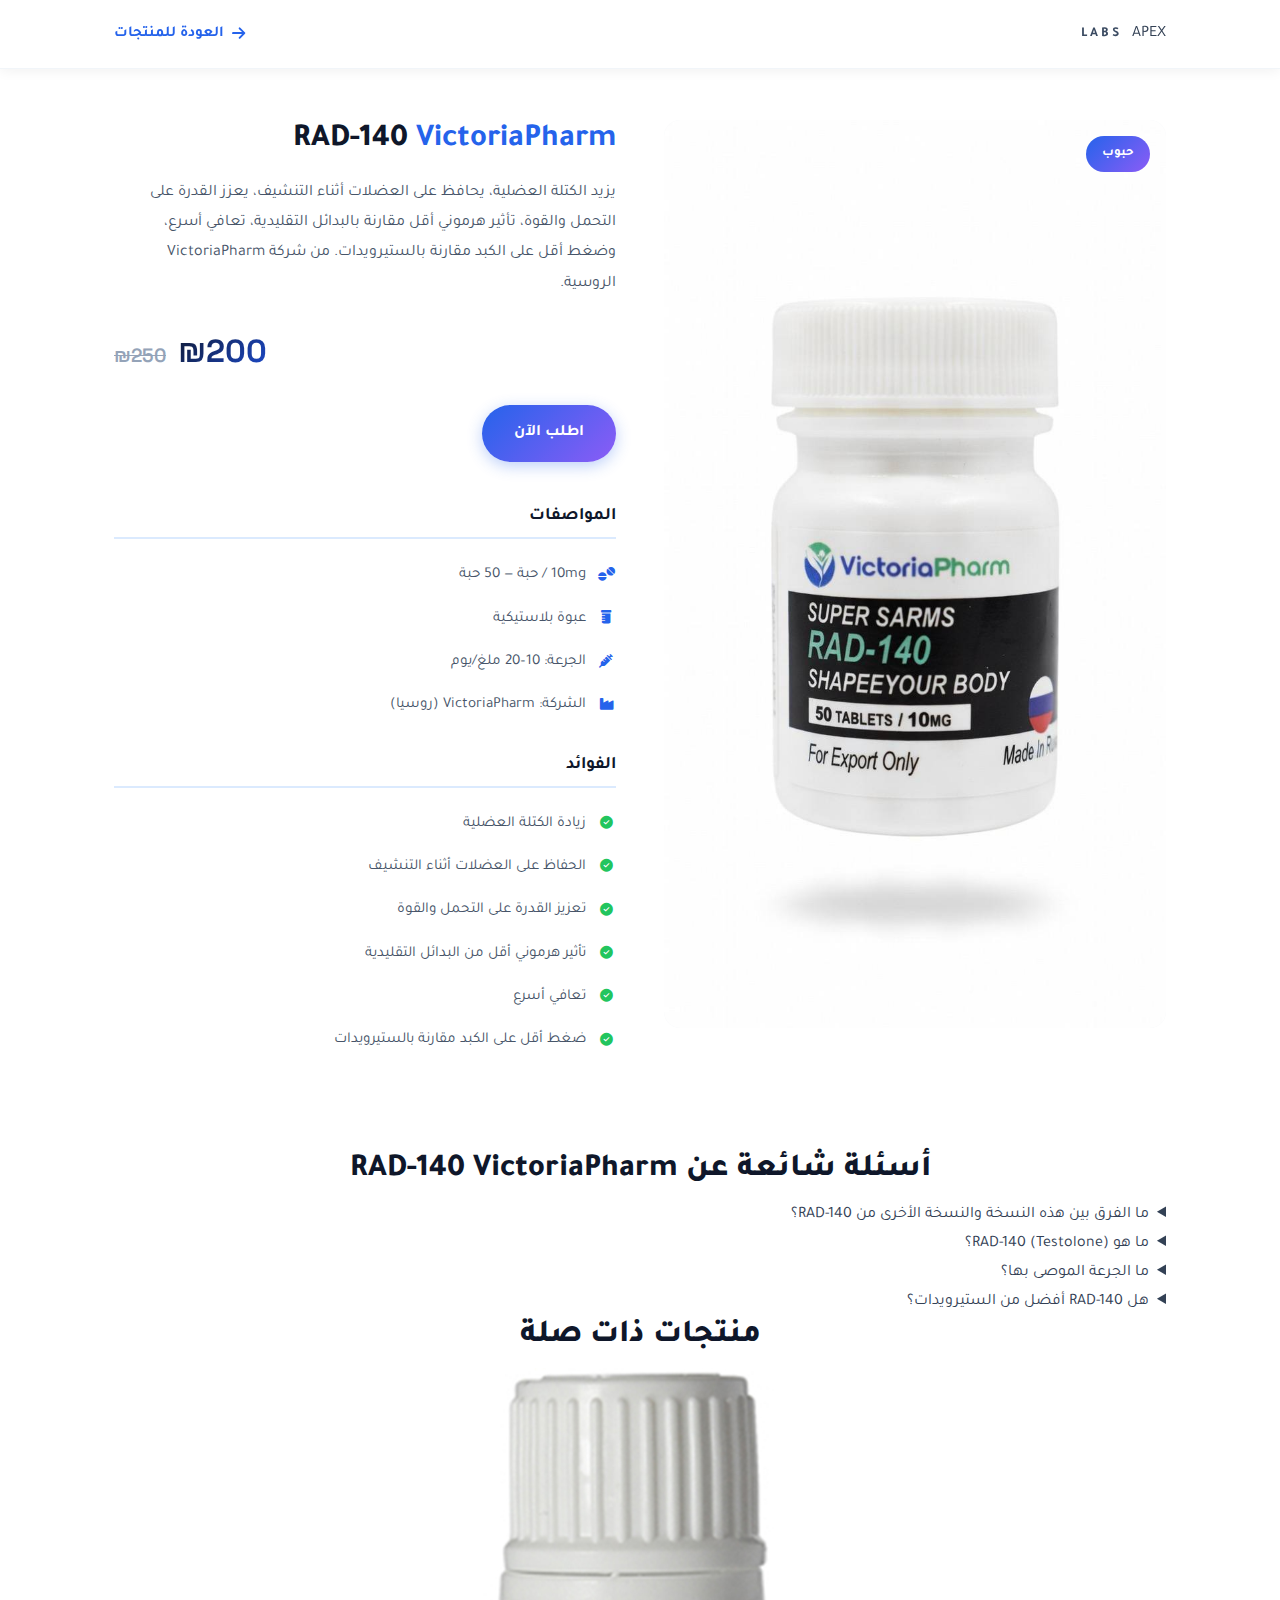
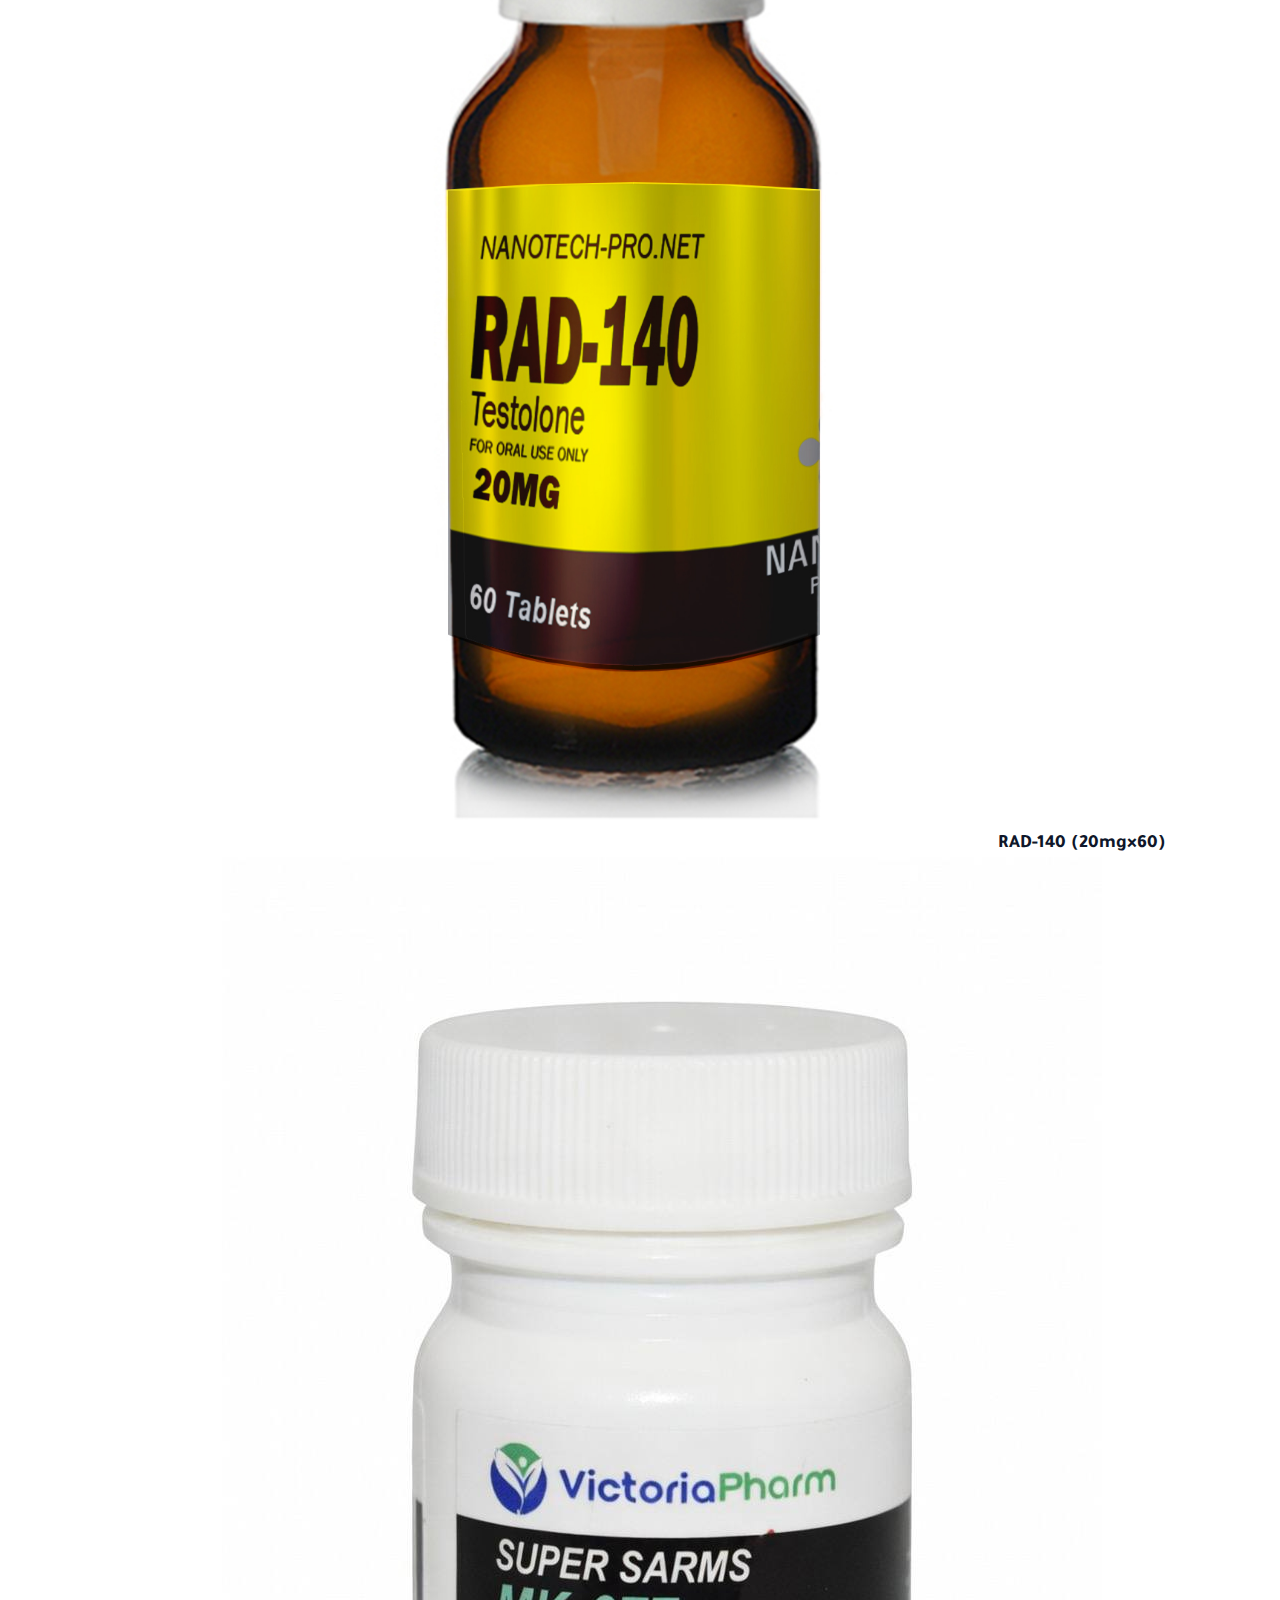
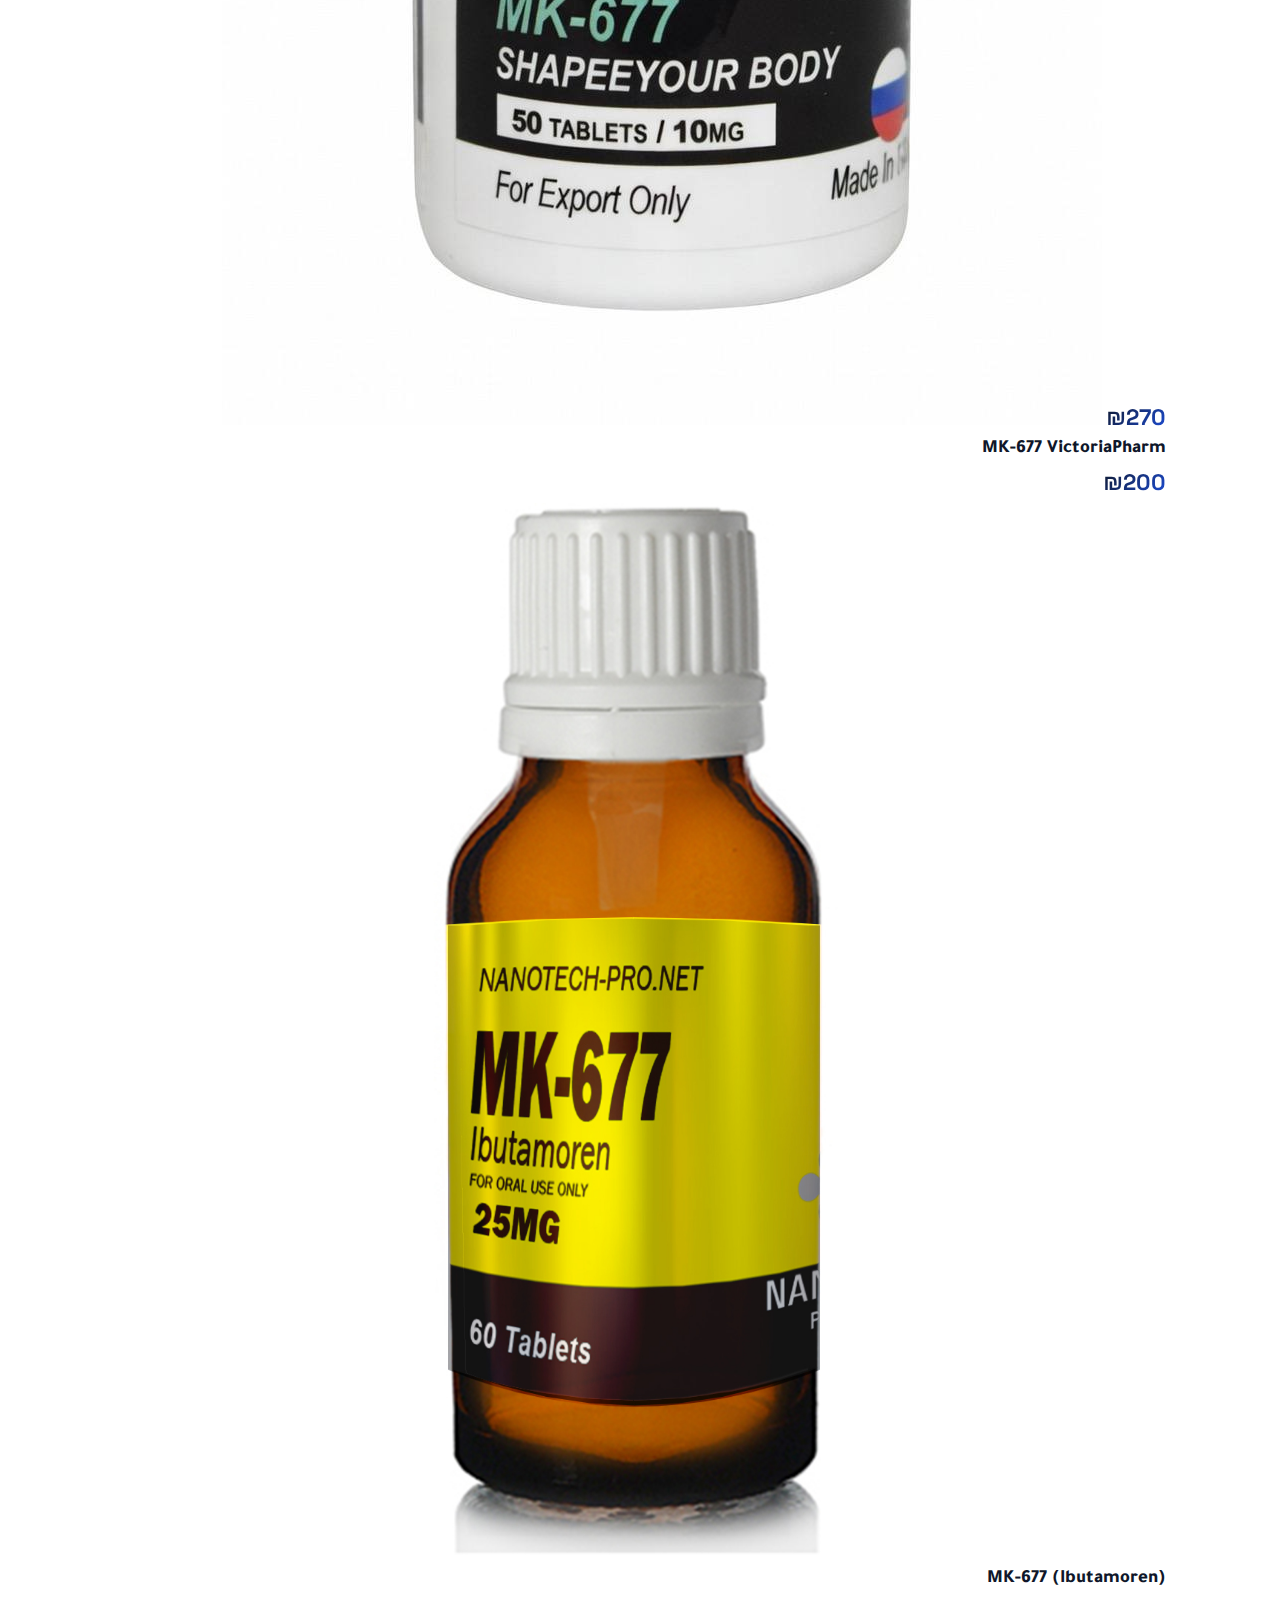
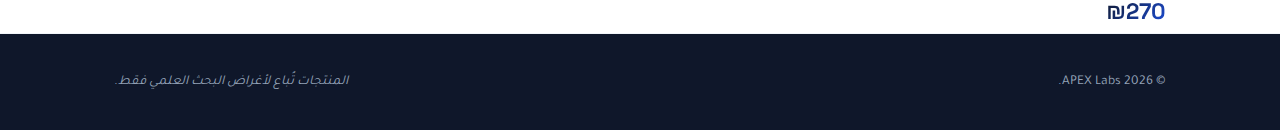
<file: products/rad-140-vp.html>
<!DOCTYPE html>
<html lang="ar" dir="rtl">
<head>
    <meta charset="UTF-8">
    <meta name="viewport" content="width=device-width, initial-scale=1.0">
    <title>RAD-140 VictoriaPharm — 50 حبة 10mg | APEX Labs الضفة الغربية</title>
    <meta name="description" content="RAD-140 Testolone من VictoriaPharm — يزيد الكتلة العضلية، يعزز القدرة على التحمل والقوة، تعافي أسرع. 10mg / حبة — 50 حبة. شحن سريع لكل الضفة الغربية من APEX Labs.">
    <meta name="keywords" content="RAD-140, Testolone, VictoriaPharm, بناء عضلات, مكملات رياضية, SARMs, الضفة الغربية, فلسطين, رام الله, شراء RAD-140, buy RAD-140 Palestine, مكملات بناء اجسام, muscle building supplement, تيستولون, مكملات كمال اجسام, SARMs Palestine, Testolone buy, VictoriaPharm RAD-140, نابلس, الخليل, بيت لحم, جنين, طولكرم">
    <link rel="canonical" href="https://apex-labs.tech/products/rad-140-vp.html">
    <meta name="geo.region" content="PS-WBK">
    <meta name="geo.placename" content="Ramallah, West Bank, Palestine">
    <meta name="robots" content="index, follow">
    <meta property="og:title" content="RAD-140 VictoriaPharm — APEX Labs">
    <meta property="og:description" content="يزيد الكتلة العضلية، يعزز القوة والتحمل. 10mg×50 حبة بسعر ₪200. شحن لكل الضفة.">
    <meta property="og:image" content="https://apex-labs.tech/assets/products/rad-140-vp.jpg">
    <meta property="og:url" content="https://apex-labs.tech/products/rad-140-vp.html">
    <meta property="og:type" content="product">
    <meta property="og:locale" content="ar_AR">
    <meta name="twitter:card" content="summary_large_image">
    <script type="application/ld+json">
    {"@context":"https://schema.org","@type":"Product","name":"RAD-140 VictoriaPharm (Testolone)","description":"يزيد الكتلة العضلية، يعزز القدرة على التحمل والقوة. 10mg / حبة — 50 حبة. من VictoriaPharm.","image":"https://apex-labs.tech/assets/products/rad-140-vp.jpg","url":"https://apex-labs.tech/products/rad-140-vp.html","sku":"APEX-RAD140-VP","category":"SARMs & Research Compounds","brand":{"@type":"Brand","name":"VictoriaPharm"},"offers":{"@type":"Offer","price":"200","priceCurrency":"ILS","availability":"https://schema.org/InStock","url":"https://apex-labs.tech/products/rad-140-vp.html","priceValidUntil":"2026-12-31","seller":{"@type":"Organization","name":"APEX Labs"}},"aggregateRating":{"@type":"AggregateRating","ratingValue":"4.8","reviewCount":"28","bestRating":"5","worstRating":"1"}}
    </script>
    <script type="application/ld+json">
    {"@context":"https://schema.org","@type":"BreadcrumbList","itemListElement":[{"@type":"ListItem","position":1,"name":"الرئيسية","item":"https://apex-labs.tech/"},{"@type":"ListItem","position":2,"name":"المنتجات","item":"https://apex-labs.tech/#products"},{"@type":"ListItem","position":3,"name":"RAD-140 VictoriaPharm","item":"https://apex-labs.tech/products/rad-140-vp.html"}]}
    </script>
    <script type="application/ld+json">
    {"@context":"https://schema.org","@type":"FAQPage","mainEntity":[{"@type":"Question","name":"ما الفرق بين RAD-140 VictoriaPharm والنسخة الأخرى؟","acceptedAnswer":{"@type":"Answer","text":"نسخة VictoriaPharm تحتوي على 50 حبة بتركيز 10mg لكل حبة، بينما النسخة الأخرى تحتوي على 60 حبة بتركيز 20mg. نسخة VictoriaPharm مناسبة للمبتدئين أو من يفضّل جرعة أقل وسعر أقل."}},{"@type":"Question","name":"ما هو RAD-140 (Testolone)؟","acceptedAnswer":{"@type":"Answer","text":"RAD-140 أو Testolone هو مركب بحثي من فئة SARMs (معدّلات مستقبلات الأندروجين الانتقائية). يستهدف مستقبلات الأندروجين في العضلات والعظام مع تأثيرات جانبية أقل مقارنة بالستيرويدات."}},{"@type":"Question","name":"ما فوائد RAD-140 لبناء العضلات؟","acceptedAnswer":{"@type":"Answer","text":"يزيد الكتلة العضلية بشكل ملحوظ، يحافظ على العضلات أثناء التنشيف، يعزز القوة والتحمل، وتعافي أسرع بين التمارين."}},{"@type":"Question","name":"ما الجرعة الموصى بها لـ RAD-140 VictoriaPharm؟","acceptedAnswer":{"@type":"Answer","text":"الجرعة الشائعة هي 10-20 ملغ يومياً. كل حبة تحتوي 10 ملغ، يمكن البدء بحبة واحدة يومياً لمدة 8-12 أسبوع."}},{"@type":"Question","name":"هل يتوفر شحن لكل مدن الضفة الغربية؟","acceptedAnswer":{"@type":"Answer","text":"نعم، نوفر شحن سريع لجميع مدن الضفة الغربية: رام الله، نابلس، الخليل، بيت لحم، جنين، طولكرم والمزيد."}}]}
    </script>
    <link rel="stylesheet" href="../css/style.css?v=3">
    <link rel="stylesheet" href="../css/product-page.css?v=3">
    <link rel="preconnect" href="https://fonts.googleapis.com">
    <link rel="preconnect" href="https://fonts.gstatic.com" crossorigin>
    <link href="https://fonts.googleapis.com/css2?family=Tajawal:wght@400;500;700;800&family=Space+Grotesk:wght@600;700&display=swap" rel="stylesheet">
    <link rel="stylesheet" href="https://cdnjs.cloudflare.com/ajax/libs/font-awesome/6.5.1/css/all.min.css">
    <link rel="icon" type="image/svg+xml" href="../assets/favicon.svg">
    <link rel="manifest" href="../manifest.webmanifest">
    <meta name="theme-color" content="#2563EB">
</head>
<body>

    <nav class="nav product-nav">
        <div class="container nav-inner">
            <a href="../index.html" class="logo">APEX <span class="logo-accent">LABS</span></a>
            <a href="../index.html#products" class="back-link"><i class="fas fa-arrow-right"></i> <span data-ar="العودة للمنتجات" data-en="Back to Products">العودة للمنتجات</span></a>
        </div>
    </nav>

    <section class="product-page">
        <div class="container">
            <div class="product-page-grid">
                <div class="product-page-img">
                    <img src="../assets/products/rad-140-vp.jpg" alt="RAD-140 VictoriaPharm Testolone - مكمل SARMs لبناء العضلات للبيع في الضفة الغربية فلسطين">
                    <span class="product-page-tag" data-ar="حبوب" data-en="Tablets">حبوب</span>
                </div>
                <div class="product-page-info">
                    <h1>RAD-140 <span>VictoriaPharm</span></h1>
                    <p class="product-page-desc" data-ar="يزيد الكتلة العضلية، يحافظ على العضلات أثناء التنشيف، يعزز القدرة على التحمل والقوة، تأثير هرموني أقل مقارنة بالبدائل التقليدية، تعافي أسرع، وضغط أقل على الكبد مقارنة بالستيرويدات. من شركة VictoriaPharm الروسية." data-en="Increases muscle mass, preserves muscle during cutting, enhances endurance and strength, lower hormonal impact compared to traditional alternatives, faster recovery, and reduced liver strain compared to oral steroids. By VictoriaPharm (Russia).">يزيد الكتلة العضلية، يحافظ على العضلات أثناء التنشيف، يعزز القدرة على التحمل والقوة، تأثير هرموني أقل مقارنة بالبدائل التقليدية، تعافي أسرع، وضغط أقل على الكبد مقارنة بالستيرويدات. من شركة VictoriaPharm الروسية.</p>

                    <div class="product-page-price">
                        <span class="price-old">₪250</span>
                        <span class="price">₪200</span>
                    </div>

                    <a href="../index.html#contact" class="btn" data-ar="اطلب الآن" data-en="Order Now">اطلب الآن</a>

                    <div class="product-page-specs">
                        <h3 data-ar="المواصفات" data-en="Specifications">المواصفات</h3>
                        <ul>
                            <li><i class="fas fa-tablets"></i> <span data-ar="10mg / حبة — 50 حبة" data-en="10mg / tablet — 50 tablets">10mg / حبة — 50 حبة</span></li>
                            <li><i class="fas fa-prescription-bottle"></i> <span data-ar="عبوة بلاستيكية" data-en="Plastic Bottle">عبوة بلاستيكية</span></li>
                            <li><i class="fas fa-syringe"></i> <span data-ar="الجرعة: 10–20 ملغ/يوم" data-en="Dosage: 10–20 mg/day">الجرعة: 10–20 ملغ/يوم</span></li>
                            <li><i class="fas fa-industry"></i> <span data-ar="الشركة: VictoriaPharm (روسيا)" data-en="Brand: VictoriaPharm (Russia)">الشركة: VictoriaPharm (روسيا)</span></li>
                        </ul>
                    </div>

                    <div class="product-page-benefits">
                        <h3 data-ar="الفوائد" data-en="Benefits">الفوائد</h3>
                        <ul>
                            <li><i class="fas fa-check-circle"></i> <span data-ar="زيادة الكتلة العضلية" data-en="Increased Muscle Mass">زيادة الكتلة العضلية</span></li>
                            <li><i class="fas fa-check-circle"></i> <span data-ar="الحفاظ على العضلات أثناء التنشيف" data-en="Muscle Preservation During Cutting">الحفاظ على العضلات أثناء التنشيف</span></li>
                            <li><i class="fas fa-check-circle"></i> <span data-ar="تعزيز القدرة على التحمل والقوة" data-en="Enhanced Endurance and Strength">تعزيز القدرة على التحمل والقوة</span></li>
                            <li><i class="fas fa-check-circle"></i> <span data-ar="تأثير هرموني أقل من البدائل التقليدية" data-en="Lower Hormonal Impact Than Traditional Alternatives">تأثير هرموني أقل من البدائل التقليدية</span></li>
                            <li><i class="fas fa-check-circle"></i> <span data-ar="تعافي أسرع" data-en="Faster Recovery">تعافي أسرع</span></li>
                            <li><i class="fas fa-check-circle"></i> <span data-ar="ضغط أقل على الكبد مقارنة بالستيرويدات" data-en="Reduced Liver Strain Compared to Steroids">ضغط أقل على الكبد مقارنة بالستيرويدات</span></li>
                        </ul>
                    </div>
                </div>
            </div>
        </div>
    </section>

    <!-- FAQ SECTION -->
    <section class="faq-section" id="faq">
        <div class="container">
            <h2 class="section-title" data-ar="أسئلة شائعة عن RAD-140 VictoriaPharm" data-en="FAQ about RAD-140 VictoriaPharm">أسئلة شائعة عن RAD-140 VictoriaPharm</h2>
            <div class="faq-list">
                <details class="faq-item">
                    <summary data-ar="ما الفرق بين هذه النسخة والنسخة الأخرى من RAD-140؟" data-en="What's the difference between this and the other RAD-140?">ما الفرق بين هذه النسخة والنسخة الأخرى من RAD-140؟</summary>
                    <p data-ar="نسخة VictoriaPharm تحتوي على 50 حبة بتركيز 10mg لكل حبة، بينما النسخة الأخرى تحتوي على 60 حبة بتركيز 20mg. نسخة VictoriaPharm مناسبة للمبتدئين أو من يفضّل جرعة أقل وسعر أقل." data-en="The VictoriaPharm version contains 50 tablets at 10mg each, while the other version has 60 tablets at 20mg each. VictoriaPharm is ideal for beginners or those who prefer a lower dose at a lower price.">نسخة VictoriaPharm تحتوي على 50 حبة بتركيز 10mg لكل حبة، بينما النسخة الأخرى تحتوي على 60 حبة بتركيز 20mg. نسخة VictoriaPharm مناسبة للمبتدئين أو من يفضّل جرعة أقل وسعر أقل.</p>
                </details>
                <details class="faq-item">
                    <summary data-ar="ما هو RAD-140 (Testolone)؟" data-en="What is RAD-140 (Testolone)?">ما هو RAD-140 (Testolone)؟</summary>
                    <p data-ar="RAD-140 أو Testolone هو مركب بحثي من فئة SARMs (معدّلات مستقبلات الأندروجين الانتقائية). يستهدف مستقبلات الأندروجين في العضلات والعظام لزيادة الكتلة العضلية مع تأثيرات جانبية أقل." data-en="RAD-140 or Testolone is a research compound from the SARMs family (Selective Androgen Receptor Modulators). It targets androgen receptors in muscles and bones to increase muscle mass with fewer side effects.">RAD-140 أو Testolone هو مركب بحثي من فئة SARMs (معدّلات مستقبلات الأندروجين الانتقائية). يستهدف مستقبلات الأندروجين في العضلات والعظام لزيادة الكتلة العضلية مع تأثيرات جانبية أقل.</p>
                </details>
                <details class="faq-item">
                    <summary data-ar="ما الجرعة الموصى بها؟" data-en="What is the recommended dosage?">ما الجرعة الموصى بها؟</summary>
                    <p data-ar="الجرعة الشائعة هي 10-20 ملغ يومياً لمدة 8-12 أسبوع. كل حبة تحتوي 10 ملغ، يمكن البدء بحبة واحدة يومياً للمبتدئين." data-en="The common dosage is 10-20mg daily for 8-12 weeks. Each tablet contains 10mg, beginners can start with one tablet daily.">الجرعة الشائعة هي 10-20 ملغ يومياً لمدة 8-12 أسبوع. كل حبة تحتوي 10 ملغ، يمكن البدء بحبة واحدة يومياً للمبتدئين.</p>
                </details>
                <details class="faq-item">
                    <summary data-ar="هل RAD-140 أفضل من الستيرويدات؟" data-en="Is RAD-140 better than steroids?">هل RAD-140 أفضل من الستيرويدات؟</summary>
                    <p data-ar="RAD-140 يوفر نتائج مشابهة للستيرويدات في بناء العضلات لكن بتأثير هرموني أقل وضغط أقل على الكبد. هذا يجعله خياراً أكثر أماناً للباحثين." data-en="RAD-140 provides similar results to steroids in muscle building but with lower hormonal impact and less liver strain. This makes it a safer option for researchers.">RAD-140 يوفر نتائج مشابهة للستيرويدات في بناء العضلات لكن بتأثير هرموني أقل وضغط أقل على الكبد. هذا يجعله خياراً أكثر أماناً للباحثين.</p>
                </details>
            </div>
        </div>
    </section>

    <!-- RELATED PRODUCTS -->
    <section class="related-products">
        <div class="container">
            <h2 class="section-title" data-ar="منتجات ذات صلة" data-en="Related Products">منتجات ذات صلة</h2>
            <div class="related-grid">
                <a href="rad-140.html" class="related-card">
                    <img src="../assets/products/Rad-140.jpg" alt="RAD-140 Testolone 20mg SARMs" loading="lazy">
                    <h3>RAD-140 (20mg×60)</h3>
                    <span class="price">₪270</span>
                </a>
                <a href="mk-677-vp.html" class="related-card">
                    <img src="../assets/products/mk-677-vp.jpg" alt="MK-677 VictoriaPharm SARMs" loading="lazy">
                    <h3>MK-677 VictoriaPharm</h3>
                    <span class="price">₪200</span>
                </a>
                <a href="mk-677.html" class="related-card">
                    <img src="../assets/products/mk-677.jpg" alt="MK-677 Ibutamoren SARMs" loading="lazy">
                    <h3>MK-677 (Ibutamoren)</h3>
                    <span class="price">₪270</span>
                </a>
            </div>
        </div>
    </section>

    <footer class="footer">
        <div class="container footer-inner">
            <p>&copy; 2026 APEX Labs.</p>
            <p class="disclaimer" data-ar="المنتجات تُباع لأغراض البحث العلمي فقط." data-en="Products are sold for research purposes only.">المنتجات تُباع لأغراض البحث العلمي فقط.</p>
        </div>
    </footer>

    <script src="../js/product-page.js"></script>
</body>
</html>
</file>
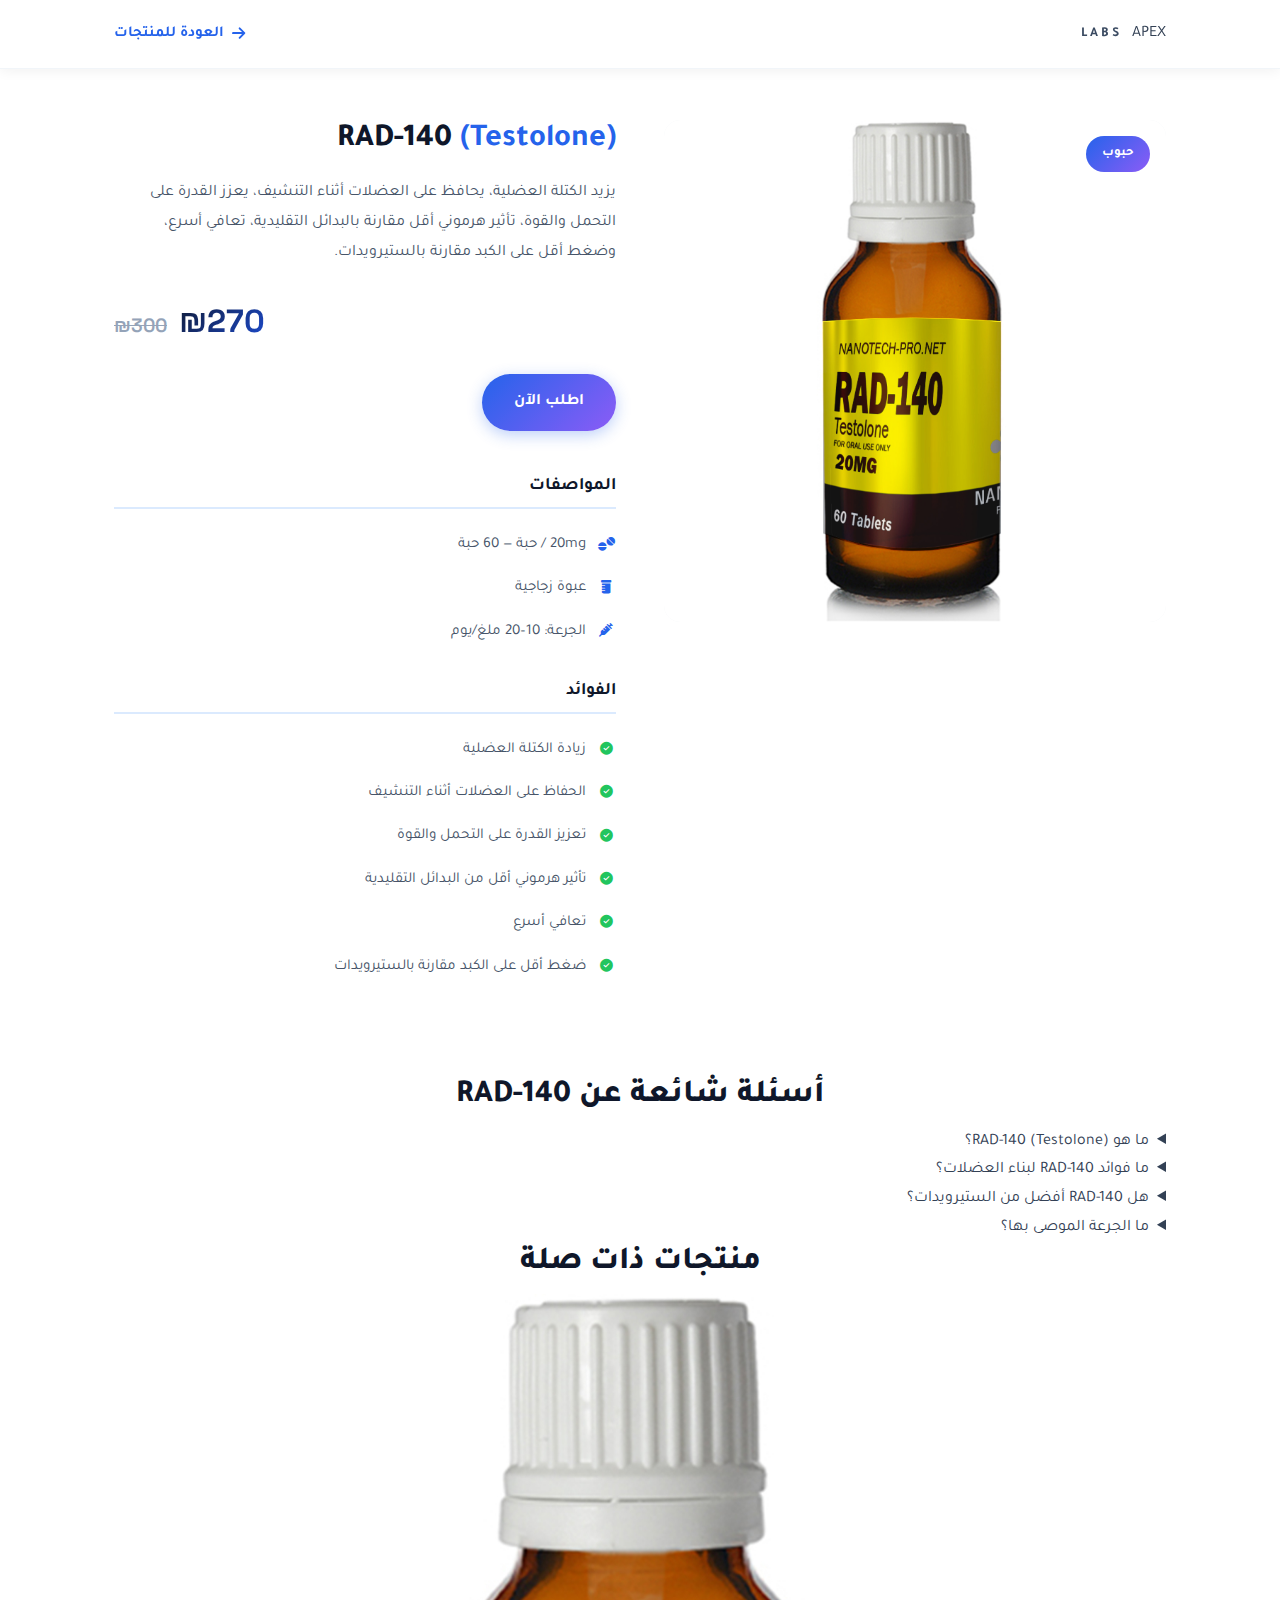
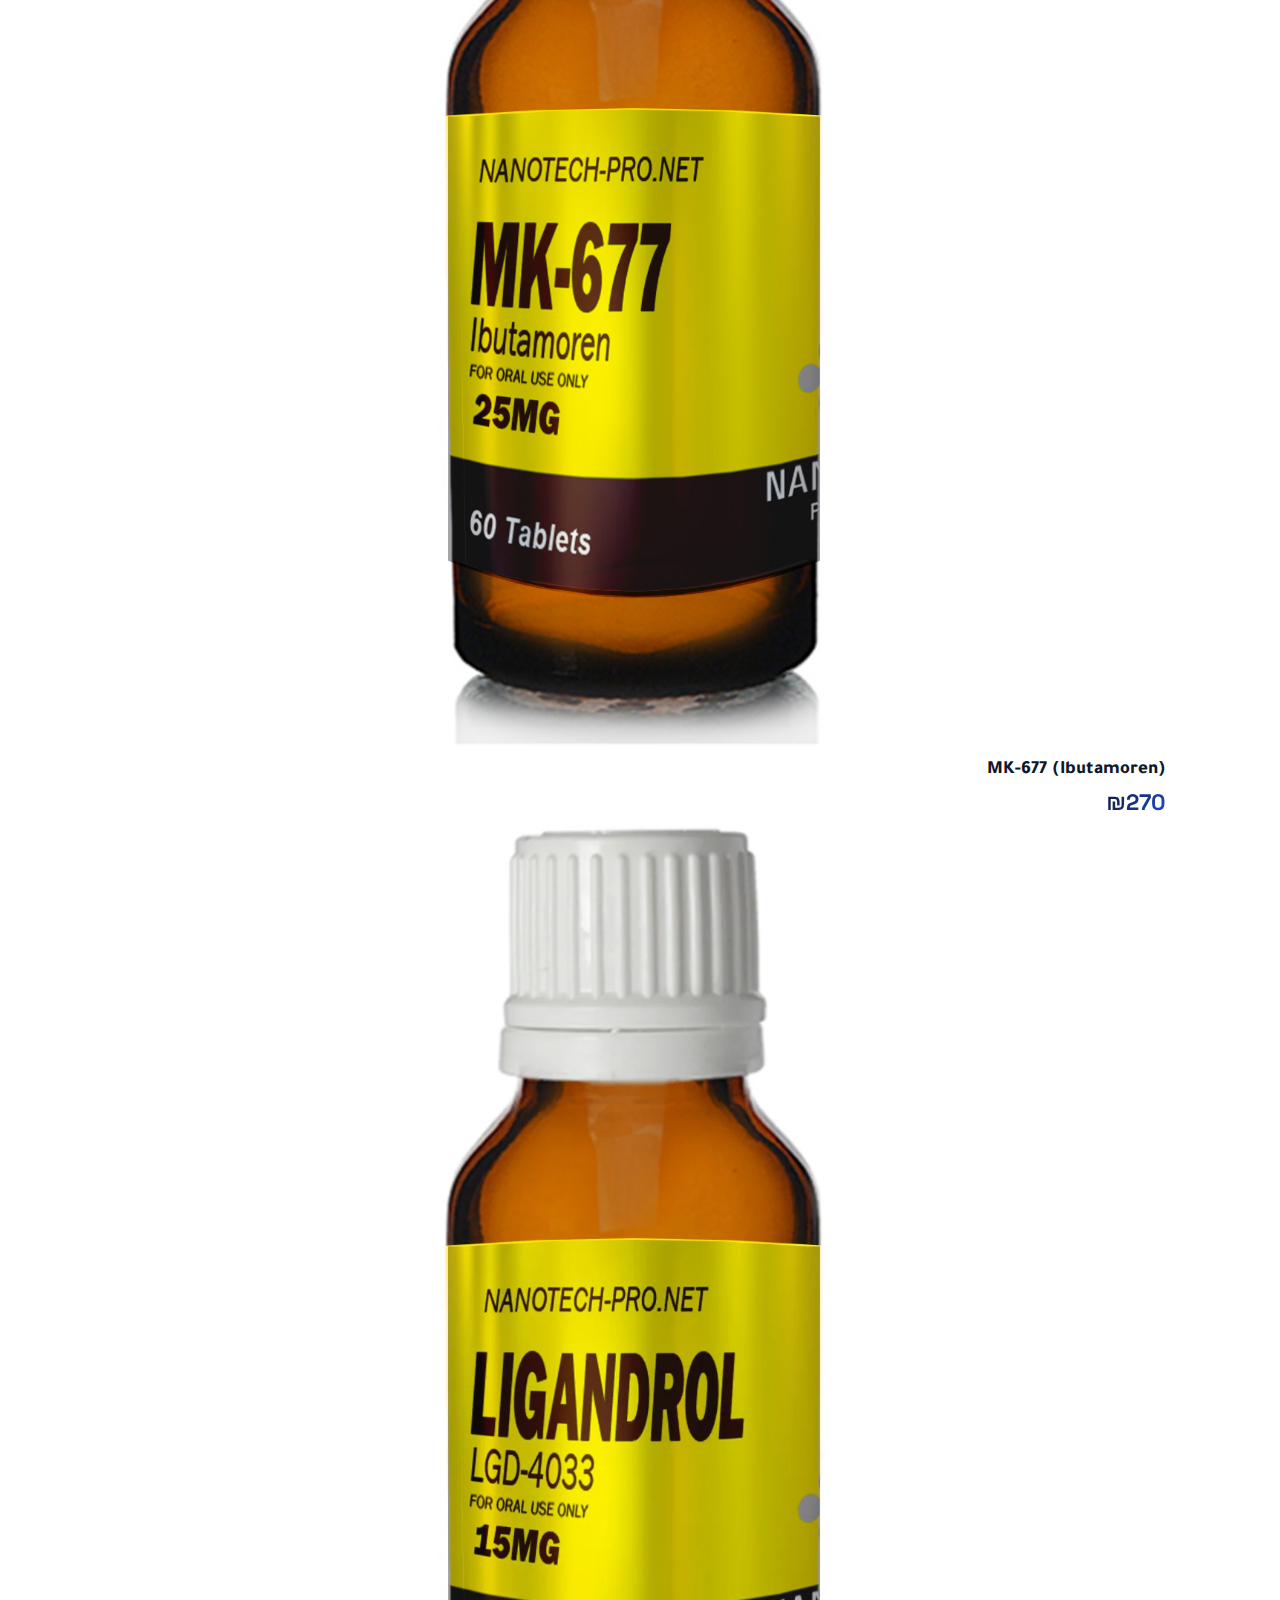
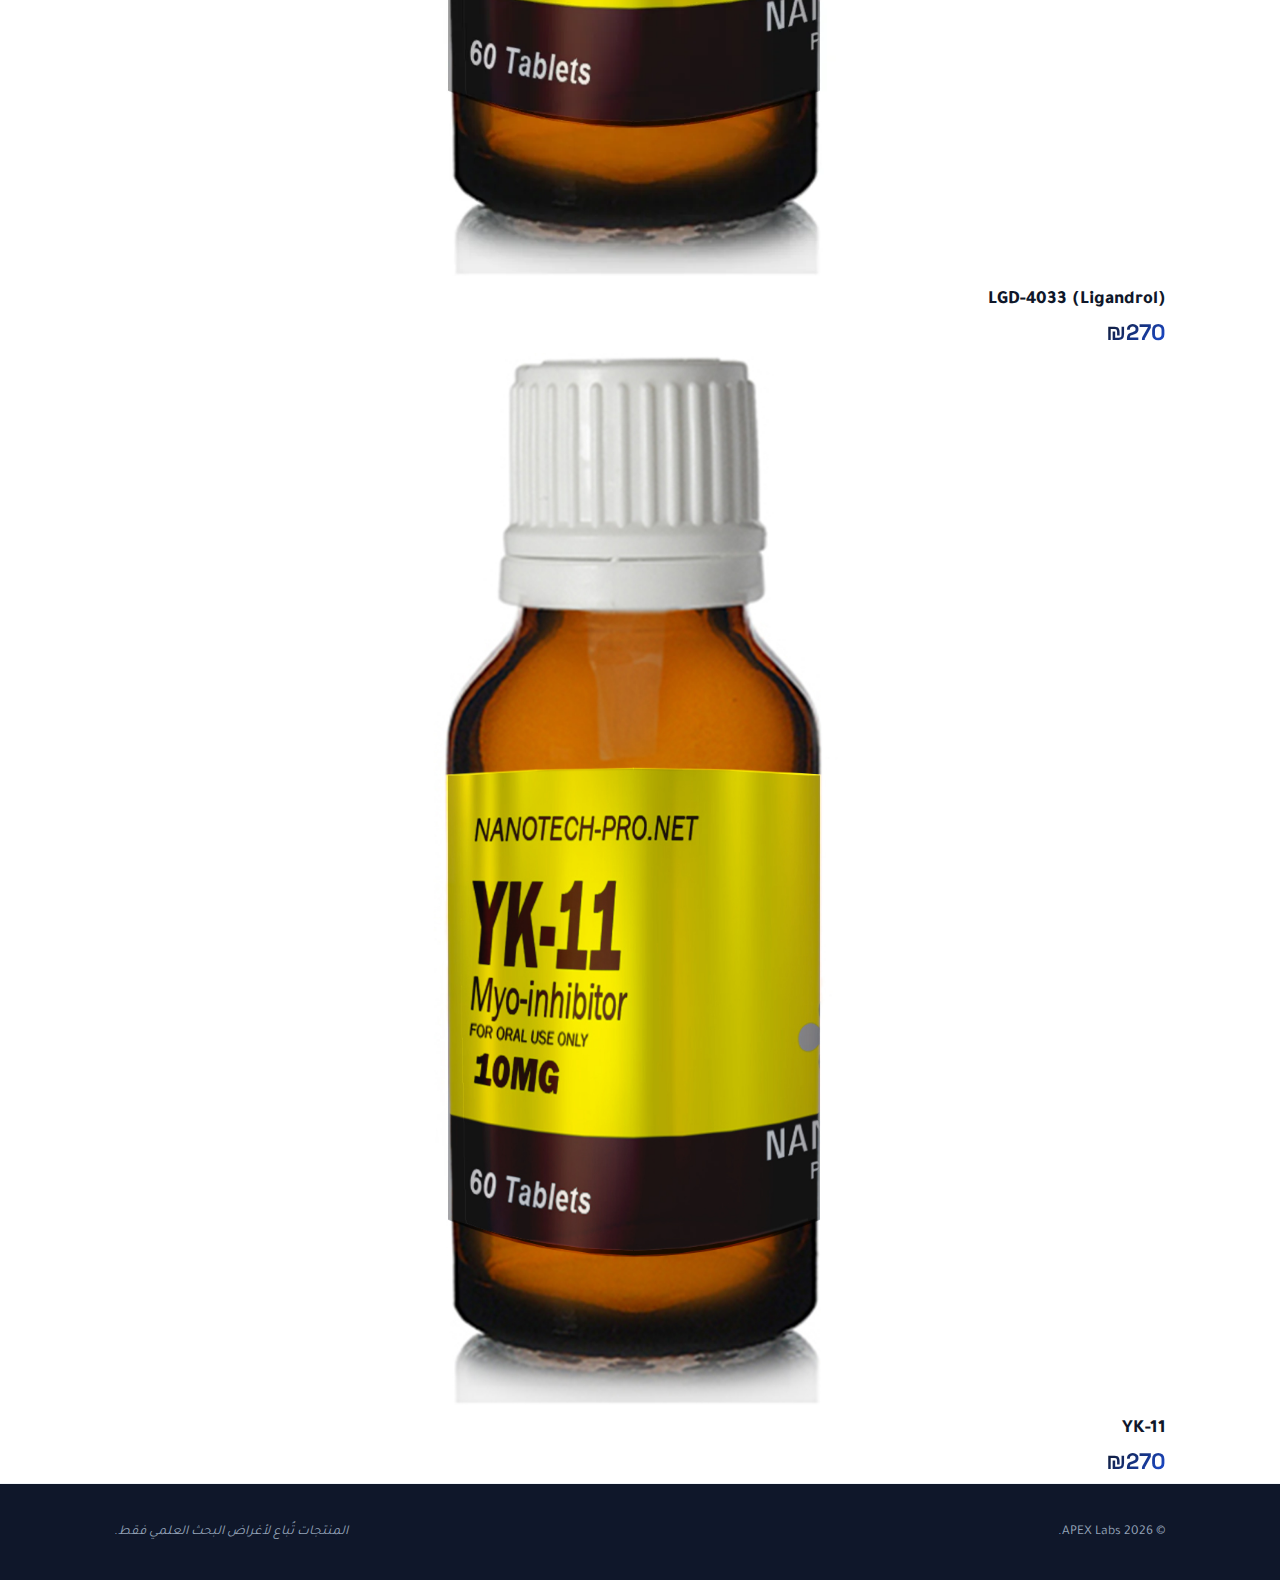
<file: products/rad-140.html>
<!DOCTYPE html>
<html lang="ar" dir="rtl">
<head>
    <meta charset="UTF-8">
    <meta name="viewport" content="width=device-width, initial-scale=1.0">
    <title>RAD-140 (Testolone) — بناء عضلات وقوة | APEX Labs الضفة الغربية</title>
    <meta name="description" content="RAD-140 Testolone — يزيد الكتلة العضلية، يعزز القدرة على التحمل والقوة، تعافي أسرع. 20mg×60 حبة. شحن سريع لكل الضفة الغربية من APEX Labs.">
    <meta name="keywords" content="RAD-140, Testolone, بناء عضلات, مكملات رياضية, SARMs, الضفة الغربية, فلسطين, رام الله, شراء RAD-140, buy RAD-140 Palestine, مكملات بناء اجسام, muscle building supplement, تيستولون, مكملات كمال اجسام, SARMs Palestine, Testolone buy, مكمل قوة, مكملات تضخيم, نابلس, الخليل, بيت لحم, جنين, طولكرم, rad140 فلسطين, best SARMs for muscle">
    <link rel="canonical" href="https://apex-labs.tech/products/rad-140.html">
    <meta name="geo.region" content="PS-WBK">
    <meta name="geo.placename" content="Ramallah, West Bank, Palestine">
    <meta name="robots" content="index, follow">
    <meta property="og:title" content="RAD-140 (Testolone) — APEX Labs">
    <meta property="og:description" content="يزيد الكتلة العضلية، يعزز القوة والتحمل. 20mg×60 حبة بسعر ₪270. شحن لكل الضفة.">
    <meta property="og:image" content="https://apex-labs.tech/assets/products/Rad-140.jpg">
    <meta property="og:url" content="https://apex-labs.tech/products/rad-140.html">
    <meta property="og:type" content="product">
    <meta property="og:locale" content="ar_AR">
    <meta name="twitter:card" content="summary_large_image">
    <script type="application/ld+json">
    {"@context":"https://schema.org","@type":"Product","name":"RAD-140 (Testolone)","description":"يزيد الكتلة العضلية، يعزز القدرة على التحمل والقوة. 20mg / حبة — 60 حبة.","image":"https://apex-labs.tech/assets/products/Rad-140.jpg","url":"https://apex-labs.tech/products/rad-140.html","sku":"APEX-RAD140-TAB","category":"SARMs & Research Compounds","brand":{"@type":"Brand","name":"APEX Labs"},"offers":{"@type":"Offer","price":"270","priceCurrency":"ILS","availability":"https://schema.org/InStock","url":"https://apex-labs.tech/products/rad-140.html","priceValidUntil":"2026-12-31","seller":{"@type":"Organization","name":"APEX Labs"}},"aggregateRating":{"@type":"AggregateRating","ratingValue":"4.9","reviewCount":"52","bestRating":"5","worstRating":"1"},"review":[{"@type":"Review","author":{"@type":"Person","name":"محمد ع."},"datePublished":"2026-01-20","reviewRating":{"@type":"Rating","ratingValue":"5"},"reviewBody":"جربت RAD-140 لشهر كامل والنتائج ممتازة. القوة زادت بشكل ملحوظ."}]}
    </script>
    <script type="application/ld+json">
    {"@context":"https://schema.org","@type":"BreadcrumbList","itemListElement":[{"@type":"ListItem","position":1,"name":"الرئيسية","item":"https://apex-labs.tech/"},{"@type":"ListItem","position":2,"name":"المنتجات","item":"https://apex-labs.tech/#products"},{"@type":"ListItem","position":3,"name":"RAD-140 (Testolone)","item":"https://apex-labs.tech/products/rad-140.html"}]}
    </script>
    <script type="application/ld+json">
    {"@context":"https://schema.org","@type":"FAQPage","mainEntity":[{"@type":"Question","name":"ما هو RAD-140 (Testolone)؟","acceptedAnswer":{"@type":"Answer","text":"RAD-140 أو Testolone هو مركب بحثي من فئة SARMs (معدّلات مستقبلات الأندروجين الانتقائية). يستهدف مستقبلات الأندروجين في العضلات والعظام مع تأثيرات جانبية أقل مقارنة بالستيرويدات."}},{"@type":"Question","name":"ما فوائد RAD-140 لبناء العضلات؟","acceptedAnswer":{"@type":"Answer","text":"يزيد الكتلة العضلية بشكل ملحوظ، يحافظ على العضلات أثناء التنشيف، يعزز القوة والتحمل، وتعافي أسرع بين التمارين. يُعتبر من أقوى SARMs للتضخيم وبناء العضلات."}},{"@type":"Question","name":"ما الجرعة الموصى بها لـ RAD-140؟","acceptedAnswer":{"@type":"Answer","text":"الجرعة الشائعة هي 10-20 ملغ يومياً لمدة 8-12 أسبوع. يُنصح بالبدء بجرعة 10 ملغ للمبتدئين."}},{"@type":"Question","name":"هل RAD-140 أفضل من الستيرويدات؟","acceptedAnswer":{"@type":"Answer","text":"RAD-140 يوفر نتائج مشابهة للستيرويدات في بناء العضلات لكن بتأثير هرموني أقل وضغط أقل على الكبد. هذا يجعله خياراً أكثر أماناً للباحثين."}},{"@type":"Question","name":"هل يتوفر شحن RAD-140 لكل مدن الضفة الغربية؟","acceptedAnswer":{"@type":"Answer","text":"نعم، نوفر شحن سريع لجميع مدن الضفة الغربية: رام الله، نابلس، الخليل، بيت لحم، جنين، طولكرم والمزيد."}}]}
    </script>
    <link rel="stylesheet" href="../css/style.css?v=3">
    <link rel="stylesheet" href="../css/product-page.css?v=3">
    <link rel="preconnect" href="https://fonts.googleapis.com">
    <link rel="preconnect" href="https://fonts.gstatic.com" crossorigin>
    <link href="https://fonts.googleapis.com/css2?family=Tajawal:wght@400;500;700;800&family=Space+Grotesk:wght@600;700&display=swap" rel="stylesheet">
    <link rel="stylesheet" href="https://cdnjs.cloudflare.com/ajax/libs/font-awesome/6.5.1/css/all.min.css">
    <link rel="icon" type="image/svg+xml" href="../assets/favicon.svg">
    <link rel="manifest" href="../manifest.webmanifest">
    <meta name="theme-color" content="#2563EB">
</head>
<body>

    <nav class="nav product-nav">
        <div class="container nav-inner">
            <a href="../index.html" class="logo">APEX <span class="logo-accent">LABS</span></a>
            <a href="../index.html#products" class="back-link"><i class="fas fa-arrow-right"></i> <span data-ar="العودة للمنتجات" data-en="Back to Products">العودة للمنتجات</span></a>
        </div>
    </nav>

    <section class="product-page">
        <div class="container">
            <div class="product-page-grid">
                <div class="product-page-img">
                    <img src="../assets/products/Rad-140.jpg" alt="RAD-140 Testolone - مكمل SARMs لبناء العضلات للبيع في الضفة الغربية فلسطين">
                    <span class="product-page-tag" data-ar="حبوب" data-en="Tablets">حبوب</span>
                </div>
                <div class="product-page-info">
                    <h1>RAD-140 <span>(Testolone)</span></h1>
                    <p class="product-page-desc" data-ar="يزيد الكتلة العضلية، يحافظ على العضلات أثناء التنشيف، يعزز القدرة على التحمل والقوة، تأثير هرموني أقل مقارنة بالبدائل التقليدية، تعافي أسرع، وضغط أقل على الكبد مقارنة بالستيرويدات." data-en="Increases muscle mass, preserves muscle during cutting, enhances endurance and strength, lower hormonal impact compared to traditional alternatives, faster recovery, and reduced liver strain compared to oral steroids.">يزيد الكتلة العضلية، يحافظ على العضلات أثناء التنشيف، يعزز القدرة على التحمل والقوة، تأثير هرموني أقل مقارنة بالبدائل التقليدية، تعافي أسرع، وضغط أقل على الكبد مقارنة بالستيرويدات.</p>

                    <div class="product-page-price">
                        <span class="price-old">₪300</span>
                        <span class="price">₪270</span>
                    </div>

                    <a href="../index.html#contact" class="btn" data-ar="اطلب الآن" data-en="Order Now">اطلب الآن</a>

                    <div class="product-page-specs">
                        <h3 data-ar="المواصفات" data-en="Specifications">المواصفات</h3>
                        <ul>
                            <li><i class="fas fa-tablets"></i> <span data-ar="20mg / حبة — 60 حبة" data-en="20mg / tablet — 60 tablets">20mg / حبة — 60 حبة</span></li>
                            <li><i class="fas fa-prescription-bottle"></i> <span data-ar="عبوة زجاجية" data-en="Glass Amber Jar">عبوة زجاجية</span></li>
                            <li><i class="fas fa-syringe"></i> <span data-ar="الجرعة: 10–20 ملغ/يوم" data-en="Dosage: 10–20 mg/day">الجرعة: 10–20 ملغ/يوم</span></li>
                        </ul>
                    </div>

                    <div class="product-page-benefits">
                        <h3 data-ar="الفوائد" data-en="Benefits">الفوائد</h3>
                        <ul>
                            <li><i class="fas fa-check-circle"></i> <span data-ar="زيادة الكتلة العضلية" data-en="Increased Muscle Mass">زيادة الكتلة العضلية</span></li>
                            <li><i class="fas fa-check-circle"></i> <span data-ar="الحفاظ على العضلات أثناء التنشيف" data-en="Muscle Preservation During Cutting">الحفاظ على العضلات أثناء التنشيف</span></li>
                            <li><i class="fas fa-check-circle"></i> <span data-ar="تعزيز القدرة على التحمل والقوة" data-en="Enhanced Endurance and Strength">تعزيز القدرة على التحمل والقوة</span></li>
                            <li><i class="fas fa-check-circle"></i> <span data-ar="تأثير هرموني أقل من البدائل التقليدية" data-en="Lower Hormonal Impact Than Traditional Alternatives">تأثير هرموني أقل من البدائل التقليدية</span></li>
                            <li><i class="fas fa-check-circle"></i> <span data-ar="تعافي أسرع" data-en="Faster Recovery">تعافي أسرع</span></li>
                            <li><i class="fas fa-check-circle"></i> <span data-ar="ضغط أقل على الكبد مقارنة بالستيرويدات" data-en="Reduced Liver Strain Compared to Steroids">ضغط أقل على الكبد مقارنة بالستيرويدات</span></li>
                        </ul>
                    </div>
                </div>
            </div>
        </div>
    </section>

    <!-- FAQ SECTION -->
    <section class="faq-section" id="faq">
        <div class="container">
            <h2 class="section-title" data-ar="أسئلة شائعة عن RAD-140" data-en="FAQ about RAD-140">أسئلة شائعة عن RAD-140</h2>
            <div class="faq-list">
                <details class="faq-item">
                    <summary data-ar="ما هو RAD-140 (Testolone)؟" data-en="What is RAD-140 (Testolone)?">ما هو RAD-140 (Testolone)؟</summary>
                    <p data-ar="RAD-140 أو Testolone هو مركب بحثي من فئة SARMs (معدّلات مستقبلات الأندروجين الانتقائية). يستهدف مستقبلات الأندروجين في العضلات والعظام لزيادة الكتلة العضلية مع تأثيرات جانبية أقل. يُعتبر من أقوى المركبات البحثية لبناء العضلات." data-en="RAD-140 or Testolone is a research compound from the SARMs family (Selective Androgen Receptor Modulators). It targets androgen receptors in muscles and bones to increase muscle mass with fewer side effects. It is considered one of the strongest research compounds for muscle building.">RAD-140 أو Testolone هو مركب بحثي من فئة SARMs (معدّلات مستقبلات الأندروجين الانتقائية). يستهدف مستقبلات الأندروجين في العضلات والعظام لزيادة الكتلة العضلية مع تأثيرات جانبية أقل. يُعتبر من أقوى المركبات البحثية لبناء العضلات.</p>
                </details>
                <details class="faq-item">
                    <summary data-ar="ما فوائد RAD-140 لبناء العضلات؟" data-en="What are RAD-140 benefits for muscle building?">ما فوائد RAD-140 لبناء العضلات؟</summary>
                    <p data-ar="يزيد الكتلة العضلية بشكل ملحوظ، يحافظ على العضلات أثناء التنشيف، يعزز القوة والتحمل، وتعافي أسرع بين التمارين. ضغط أقل على الكبد مقارنة بالستيرويدات الفموية." data-en="Noticeably increases muscle mass, preserves muscle during cutting, enhances strength and endurance, faster recovery between workouts. Less liver strain compared to oral steroids.">يزيد الكتلة العضلية بشكل ملحوظ، يحافظ على العضلات أثناء التنشيف، يعزز القوة والتحمل، وتعافي أسرع بين التمارين. ضغط أقل على الكبد مقارنة بالستيرويدات الفموية.</p>
                </details>
                <details class="faq-item">
                    <summary data-ar="هل RAD-140 أفضل من الستيرويدات؟" data-en="Is RAD-140 better than steroids?">هل RAD-140 أفضل من الستيرويدات؟</summary>
                    <p data-ar="RAD-140 يوفر نتائج مشابهة للستيرويدات في بناء العضلات لكن بتأثير هرموني أقل وضغط أقل على الكبد. هذا يجعله خياراً أكثر أماناً للباحثين." data-en="RAD-140 provides similar results to steroids in muscle building but with lower hormonal impact and less liver strain. This makes it a safer option for researchers.">RAD-140 يوفر نتائج مشابهة للستيرويدات في بناء العضلات لكن بتأثير هرموني أقل وضغط أقل على الكبد. هذا يجعله خياراً أكثر أماناً للباحثين.</p>
                </details>
                <details class="faq-item">
                    <summary data-ar="ما الجرعة الموصى بها؟" data-en="What is the recommended dosage?">ما الجرعة الموصى بها؟</summary>
                    <p data-ar="الجرعة الشائعة هي 10-20 ملغ يومياً لمدة 8-12 أسبوع. يُنصح بالبدء بجرعة 10 ملغ للمبتدئين وزيادتها تدريجياً." data-en="The common dosage is 10-20mg daily for 8-12 weeks. Beginners should start with 10mg and gradually increase.">الجرعة الشائعة هي 10-20 ملغ يومياً لمدة 8-12 أسبوع. يُنصح بالبدء بجرعة 10 ملغ للمبتدئين وزيادتها تدريجياً.</p>
                </details>
            </div>
        </div>
    </section>

    <!-- RELATED PRODUCTS -->
    <section class="related-products">
        <div class="container">
            <h2 class="section-title" data-ar="منتجات ذات صلة" data-en="Related Products">منتجات ذات صلة</h2>
            <div class="related-grid">
                <a href="mk-677.html" class="related-card">
                    <img src="../assets/products/mk-677.jpg" alt="MK-677 Ibutamoren SARMs" loading="lazy">
                    <h3>MK-677 (Ibutamoren)</h3>
                    <span class="price">₪270</span>
                </a>
                <a href="lgd-4033.html" class="related-card">
                    <img src="../assets/products/LGD-4033.jpg.webp" alt="LGD-4033 Ligandrol SARMs" loading="lazy">
                    <h3>LGD-4033 (Ligandrol)</h3>
                    <span class="price">₪270</span>
                </a>
                <a href="yk-11.html" class="related-card">
                    <img src="../assets/products/Yk-11.jpg" alt="YK-11 SARMs" loading="lazy">
                    <h3>YK-11</h3>
                    <span class="price">₪270</span>
                </a>
            </div>
        </div>
    </section>

    <footer class="footer">
        <div class="container footer-inner">
            <p>&copy; 2026 APEX Labs.</p>
            <p class="disclaimer" data-ar="المنتجات تُباع لأغراض البحث العلمي فقط." data-en="Products are sold for research purposes only.">المنتجات تُباع لأغراض البحث العلمي فقط.</p>
        </div>
    </footer>

    <script src="../js/product-page.js"></script>
</body>
</html>
</file>
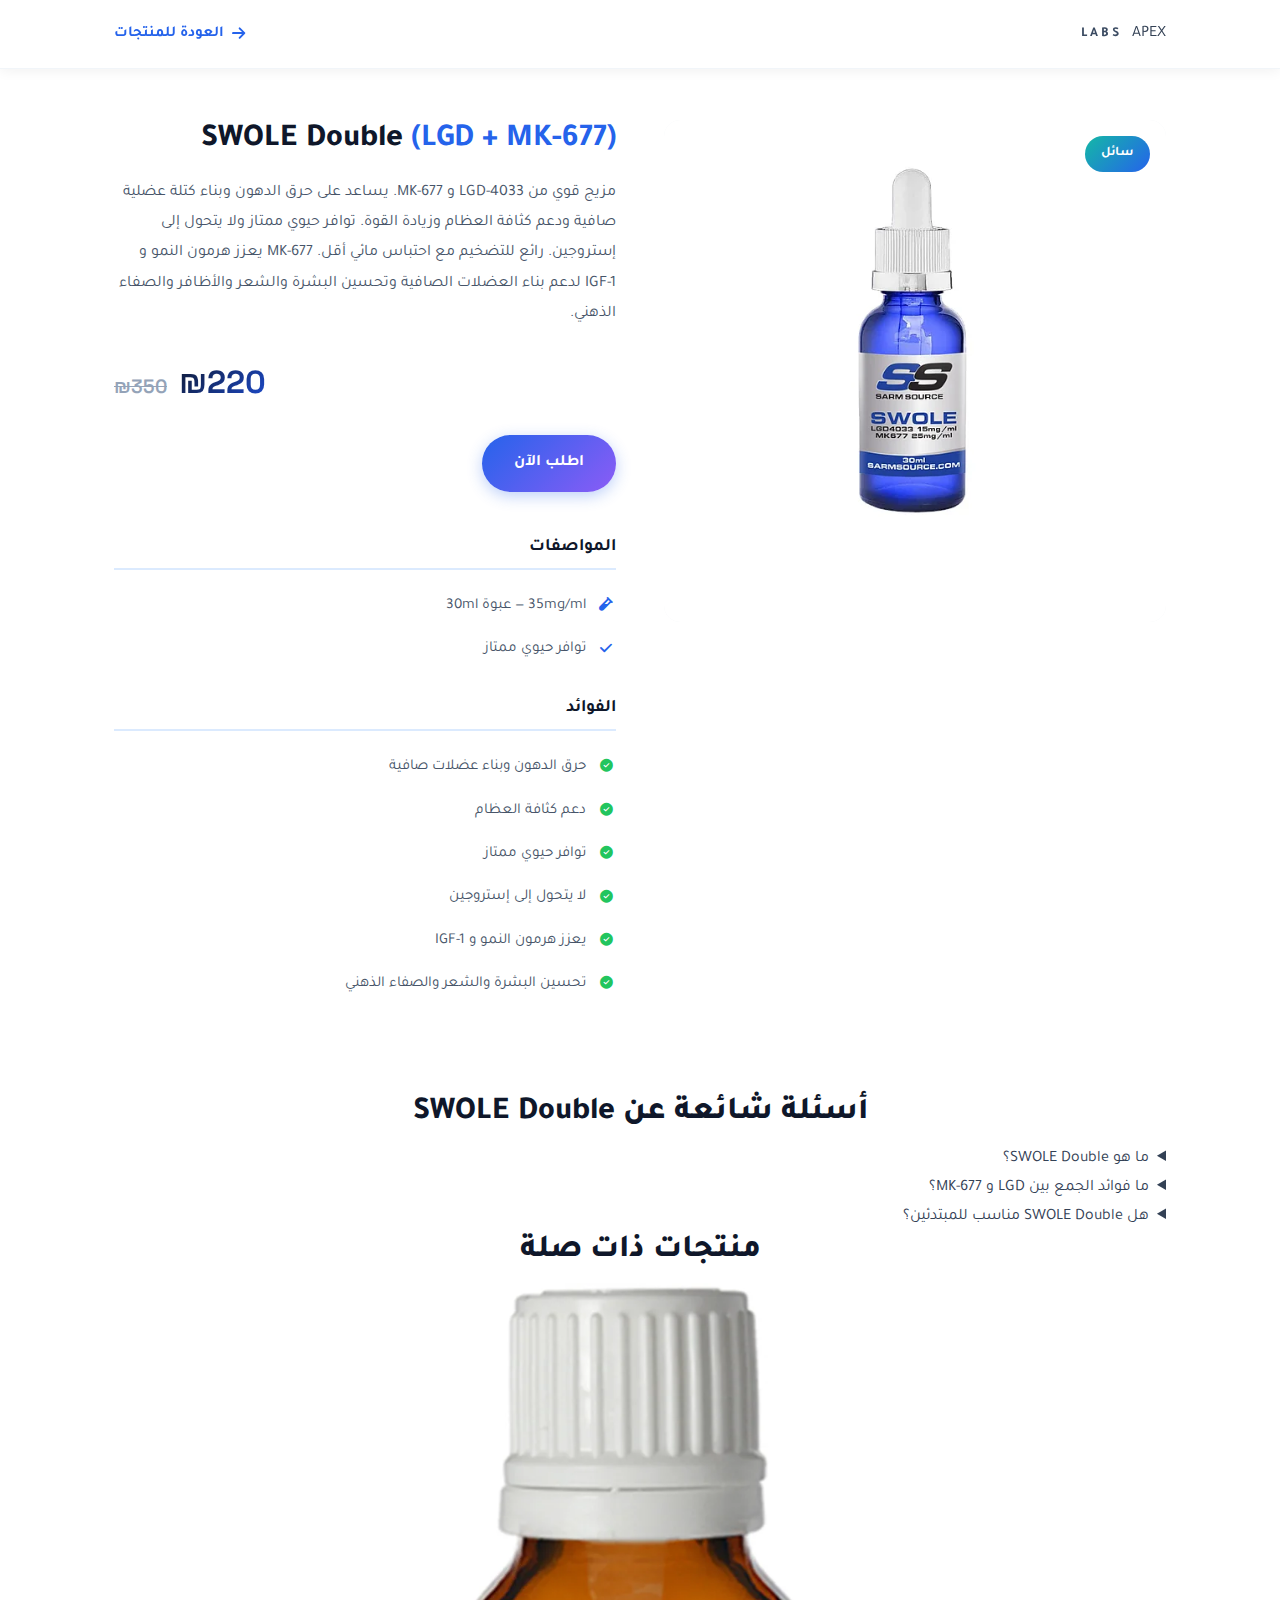
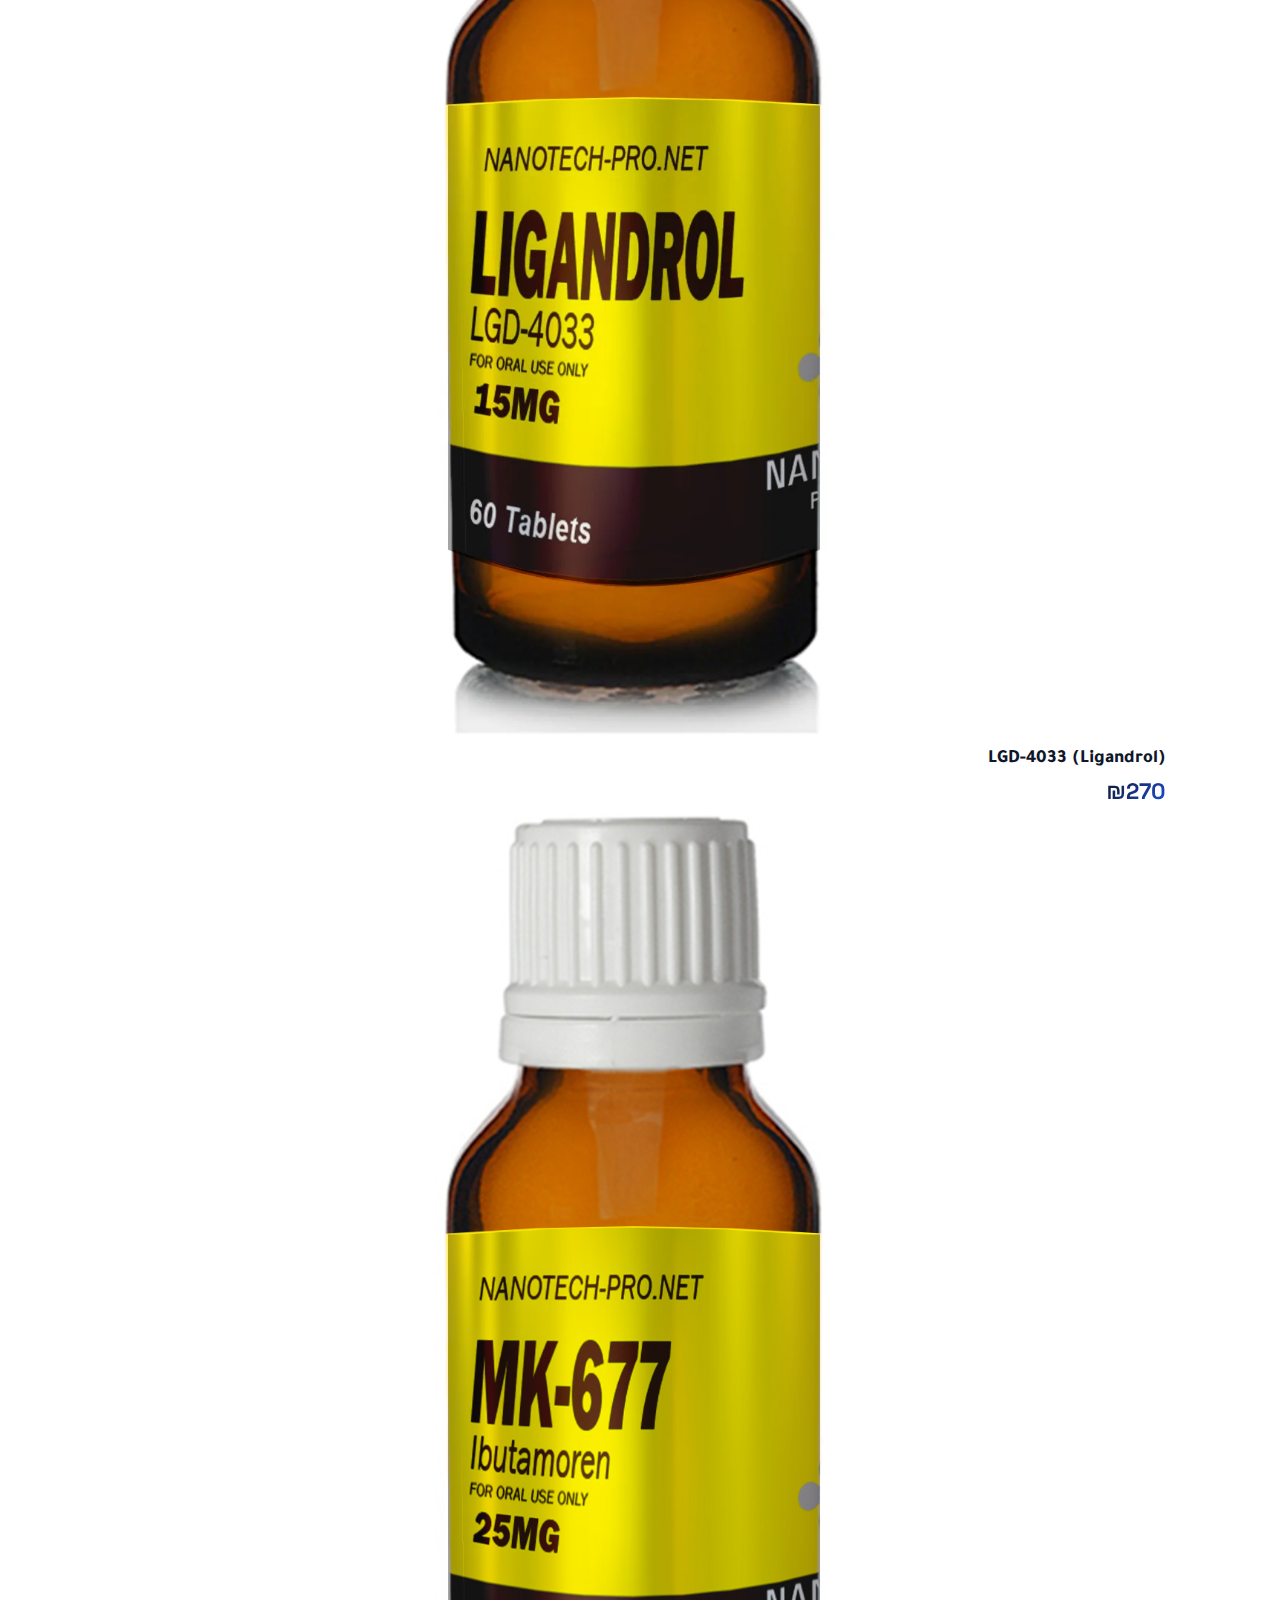
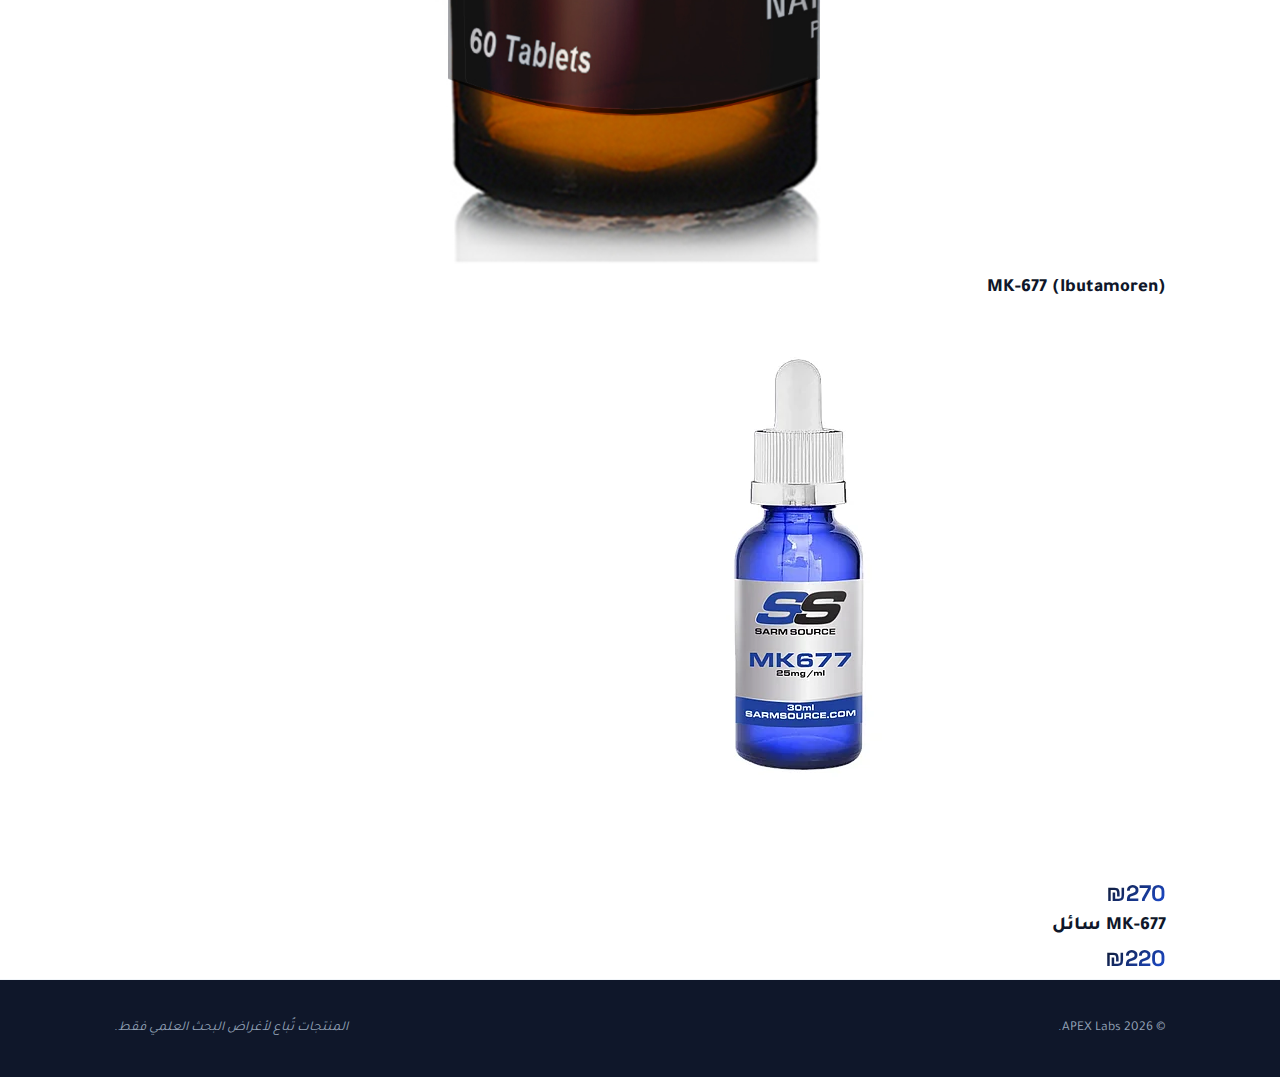
<file: products/swole-double.html>
<!DOCTYPE html>
<html lang="ar" dir="rtl">
<head>
    <meta charset="UTF-8">
    <meta name="viewport" content="width=device-width, initial-scale=1.0">
    <title>SWOLE Double (LGD + MK-677) — تضخيم وحرق دهون | APEX Labs الضفة الغربية</title>
    <meta name="description" content="SWOLE Double — مزيج قوي من LGD-4033 و MK-677. حرق دهون، بناء عضلات صافية. 35mg/ml — 30ml. شحن سريع لكل الضفة الغربية من APEX Labs.">
    <meta name="keywords" content="SWOLE Double, LGD-4033, MK-677, تضخيم, حرق دهون, مكملات رياضية, SARMs, الضفة الغربية, فلسطين, SARMs stack, مكملات بناء اجسام, مزيج SARMs, bulking stack, supplements West Bank, نابلس, الخليل, بيت لحم, جنين, طولكرم, SARMs Palestine, مكملات كمال اجسام, buy SARMs Palestine, SARMs combo, رام الله">
    <link rel="canonical" href="https://apex-labs.tech/products/swole-double.html">
    <meta name="geo.region" content="PS-WBK">
    <meta name="geo.placename" content="Ramallah, West Bank, Palestine">
    <meta name="robots" content="index, follow">
    <meta property="og:title" content="SWOLE Double (LGD + MK-677) — APEX Labs">
    <meta property="og:description" content="مزيج قوي للتضخيم وحرق الدهون. 35mg/ml — 30ml بسعر ₪220. شحن لكل الضفة.">
    <meta property="og:image" content="https://apex-labs.tech/assets/products/SWOLE.webp">
    <meta property="og:url" content="https://apex-labs.tech/products/swole-double.html">
    <meta property="og:type" content="product">
    <meta property="og:locale" content="ar_AR">
    <meta name="twitter:card" content="summary_large_image">
    <script type="application/ld+json">
    {"@context":"https://schema.org","@type":"Product","name":"SWOLE Double (LGD + MK-677)","description":"مزيج قوي من LGD-4033 و MK-677. حرق دهون وبناء عضلات صافية. 35mg/ml — 30ml.","image":"https://apex-labs.tech/assets/products/SWOLE.webp","url":"https://apex-labs.tech/products/swole-double.html","sku":"APEX-SWOLE-LIQ","category":"SARMs & Research Compounds","brand":{"@type":"Brand","name":"APEX Labs"},"offers":{"@type":"Offer","price":"220","priceCurrency":"ILS","availability":"https://schema.org/InStock","url":"https://apex-labs.tech/products/swole-double.html","priceValidUntil":"2026-12-31","seller":{"@type":"Organization","name":"APEX Labs"}},"aggregateRating":{"@type":"AggregateRating","ratingValue":"4.8","reviewCount":"35","bestRating":"5","worstRating":"1"}}
    </script>
    <script type="application/ld+json">
    {"@context":"https://schema.org","@type":"BreadcrumbList","itemListElement":[{"@type":"ListItem","position":1,"name":"الرئيسية","item":"https://apex-labs.tech/"},{"@type":"ListItem","position":2,"name":"المنتجات","item":"https://apex-labs.tech/#products"},{"@type":"ListItem","position":3,"name":"SWOLE Double","item":"https://apex-labs.tech/products/swole-double.html"}]}
    </script>
    <script type="application/ld+json">
    {"@context":"https://schema.org","@type":"FAQPage","mainEntity":[{"@type":"Question","name":"ما هو SWOLE Double؟","acceptedAnswer":{"@type":"Answer","text":"SWOLE Double هو مزيج سائل قوي يجمع بين LGD-4033 (Ligandrol) و MK-677 (Ibutamoren) في عبوة واحدة. يوفر فوائد كلا المركبين: بناء عضلات صافية وزيادة هرمون النمو."}},{"@type":"Question","name":"ما فوائد الجمع بين LGD-4033 و MK-677؟","acceptedAnswer":{"@type":"Answer","text":"LGD-4033 يزيد الكتلة العضلية ويعزز القوة، بينما MK-677 يرفع هرمون النمو وIGF-1 مما يسرع التعافي ويحسن النوم. الجمع بينهما يعطي نتائج أقوى في التضخيم وحرق الدهون."}},{"@type":"Question","name":"هل SWOLE Double مناسب للمبتدئين؟","acceptedAnswer":{"@type":"Answer","text":"نعم، SWOLE Double يمكن استخدامه من المبتدئين بجرعات أقل. يُنصح بالبدء بنصف الجرعة وتقييم الاستجابة قبل الزيادة."}},{"@type":"Question","name":"هل يتوفر شحن لكل الضفة الغربية؟","acceptedAnswer":{"@type":"Answer","text":"نعم، نوفر شحن سريع لجميع مدن الضفة الغربية: رام الله، نابلس، الخليل، بيت لحم، جنين، طولكرم وغيرها."}}]}
    </script>
    <link rel="stylesheet" href="../css/style.css?v=3">
    <link rel="stylesheet" href="../css/product-page.css?v=3">
    <link rel="preconnect" href="https://fonts.googleapis.com">
    <link rel="preconnect" href="https://fonts.gstatic.com" crossorigin>
    <link href="https://fonts.googleapis.com/css2?family=Tajawal:wght@400;500;700;800&family=Space+Grotesk:wght@600;700&display=swap" rel="stylesheet">
    <link rel="stylesheet" href="https://cdnjs.cloudflare.com/ajax/libs/font-awesome/6.5.1/css/all.min.css">
    <link rel="icon" type="image/svg+xml" href="../assets/favicon.svg">
    <link rel="manifest" href="../manifest.webmanifest">
    <meta name="theme-color" content="#2563EB">
</head>
<body>

    <nav class="nav product-nav">
        <div class="container nav-inner">
            <a href="../index.html" class="logo">APEX <span class="logo-accent">LABS</span></a>
            <a href="../index.html#products" class="back-link"><i class="fas fa-arrow-right"></i> <span data-ar="العودة للمنتجات" data-en="Back to Products">العودة للمنتجات</span></a>
        </div>
    </nav>

    <section class="product-page">
        <div class="container">
            <div class="product-page-grid">
                <div class="product-page-img">
                    <img src="../assets/products/SWOLE.webp" alt="SWOLE Double LGD-4033 + MK-677 - مزيج SARMs سائل للتضخيم وحرق الدهون للبيع في الضفة الغربية">
                    <span class="product-page-tag tag-liquid" data-ar="سائل" data-en="Liquid">سائل</span>
                </div>
                <div class="product-page-info">
                    <h1>SWOLE Double <span>(LGD + MK-677)</span></h1>
                    <p class="product-page-desc" data-ar="مزيج قوي من LGD-4033 و MK-677. يساعد على حرق الدهون وبناء كتلة عضلية صافية ودعم كثافة العظام وزيادة القوة. توافر حيوي ممتاز ولا يتحول إلى إستروجين. رائع للتضخيم مع احتباس مائي أقل. MK-677 يعزز هرمون النمو و IGF-1 لدعم بناء العضلات الصافية وتحسين البشرة والشعر والأظافر والصفاء الذهني." data-en="A powerful combination of LGD-4033 and MK-677. LGD-4033 helps cut fat, achieve clean lean muscle mass gains, support bone density and increase strength. Excellent bioavailability and won't convert to estrogen. Great for bulking with less water retention. MK-677 boosts IGF-1 and growth hormone to support lean muscle growth, healthier hair, skin, nails, and improved mental clarity.">مزيج قوي من LGD-4033 و MK-677. يساعد على حرق الدهون وبناء كتلة عضلية صافية ودعم كثافة العظام وزيادة القوة. توافر حيوي ممتاز ولا يتحول إلى إستروجين. رائع للتضخيم مع احتباس مائي أقل. MK-677 يعزز هرمون النمو و IGF-1 لدعم بناء العضلات الصافية وتحسين البشرة والشعر والأظافر والصفاء الذهني.</p>

                    <div class="product-page-price">
                        <span class="price-old">₪350</span>
                        <span class="price">₪220</span>
                    </div>

                    <a href="../index.html#contact" class="btn" data-ar="اطلب الآن" data-en="Order Now">اطلب الآن</a>

                    <div class="product-page-specs">
                        <h3 data-ar="المواصفات" data-en="Specifications">المواصفات</h3>
                        <ul>
                            <li><i class="fas fa-vial"></i> <span data-ar="35mg/ml — عبوة 30ml" data-en="35mg/ml — 30ml bottle">35mg/ml — عبوة 30ml</span></li>
                            <li><i class="fas fa-check"></i> <span data-ar="توافر حيوي ممتاز" data-en="Excellent bioavailability">توافر حيوي ممتاز</span></li>
                        </ul>
                    </div>

                    <div class="product-page-benefits">
                        <h3 data-ar="الفوائد" data-en="Benefits">الفوائد</h3>
                        <ul>
                            <li><i class="fas fa-check-circle"></i> <span data-ar="حرق الدهون وبناء عضلات صافية" data-en="Cut fat & build lean muscle">حرق الدهون وبناء عضلات صافية</span></li>
                            <li><i class="fas fa-check-circle"></i> <span data-ar="دعم كثافة العظام" data-en="Supports bone density">دعم كثافة العظام</span></li>
                            <li><i class="fas fa-check-circle"></i> <span data-ar="توافر حيوي ممتاز" data-en="Excellent bioavailability">توافر حيوي ممتاز</span></li>
                            <li><i class="fas fa-check-circle"></i> <span data-ar="لا يتحول إلى إستروجين" data-en="Won't convert to estrogen">لا يتحول إلى إستروجين</span></li>
                            <li><i class="fas fa-check-circle"></i> <span data-ar="يعزز هرمون النمو و IGF-1" data-en="Boosts Growth Hormone & IGF-1">يعزز هرمون النمو و IGF-1</span></li>
                            <li><i class="fas fa-check-circle"></i> <span data-ar="تحسين البشرة والشعر والصفاء الذهني" data-en="Improves skin, hair & mental clarity">تحسين البشرة والشعر والصفاء الذهني</span></li>
                        </ul>
                    </div>
                </div>
            </div>
        </div>
    </section>

    <!-- FAQ SECTION -->
    <section class="faq-section" id="faq">
        <div class="container">
            <h2 class="section-title" data-ar="أسئلة شائعة عن SWOLE Double" data-en="FAQ about SWOLE Double">أسئلة شائعة عن SWOLE Double</h2>
            <div class="faq-list">
                <details class="faq-item">
                    <summary data-ar="ما هو SWOLE Double؟" data-en="What is SWOLE Double?">ما هو SWOLE Double؟</summary>
                    <p data-ar="SWOLE Double هو مزيج سائل قوي يجمع بين LGD-4033 (Ligandrol) و MK-677 (Ibutamoren) في عبوة واحدة بتركيز 35mg/ml. يوفر فوائد كلا المركبين: بناء عضلات صافية من LGD وزيادة هرمون النمو من MK-677." data-en="SWOLE Double is a powerful liquid blend combining LGD-4033 (Ligandrol) and MK-677 (Ibutamoren) in one bottle at 35mg/ml. It provides the benefits of both compounds: lean muscle building from LGD and growth hormone boost from MK-677.">SWOLE Double هو مزيج سائل قوي يجمع بين LGD-4033 (Ligandrol) و MK-677 (Ibutamoren) في عبوة واحدة بتركيز 35mg/ml. يوفر فوائد كلا المركبين: بناء عضلات صافية من LGD وزيادة هرمون النمو من MK-677.</p>
                </details>
                <details class="faq-item">
                    <summary data-ar="ما فوائد الجمع بين LGD و MK-677؟" data-en="What are the benefits of combining LGD and MK-677?">ما فوائد الجمع بين LGD و MK-677؟</summary>
                    <p data-ar="LGD-4033 يزيد الكتلة العضلية ويعزز القوة، بينما MK-677 يرفع هرمون النمو وIGF-1 مما يسرع التعافي ويحسن النوم. الجمع بينهما يعطي نتائج أقوى في التضخيم وحرق الدهون مع توافر حيوي ممتاز." data-en="LGD-4033 increases muscle mass and enhances strength, while MK-677 raises growth hormone and IGF-1 for faster recovery and better sleep. Combining them delivers stronger results in bulking and fat loss with excellent bioavailability.">LGD-4033 يزيد الكتلة العضلية ويعزز القوة، بينما MK-677 يرفع هرمون النمو وIGF-1 مما يسرع التعافي ويحسن النوم. الجمع بينهما يعطي نتائج أقوى في التضخيم وحرق الدهون مع توافر حيوي ممتاز.</p>
                </details>
                <details class="faq-item">
                    <summary data-ar="هل SWOLE Double مناسب للمبتدئين؟" data-en="Is SWOLE Double suitable for beginners?">هل SWOLE Double مناسب للمبتدئين؟</summary>
                    <p data-ar="نعم، يمكن استخدامه من المبتدئين بجرعات أقل. يُنصح بالبدء بنصف الجرعة وتقييم الاستجابة قبل الزيادة تدريجياً." data-en="Yes, beginners can use it at lower doses. Start with half the dose and evaluate response before gradually increasing.">نعم، يمكن استخدامه من المبتدئين بجرعات أقل. يُنصح بالبدء بنصف الجرعة وتقييم الاستجابة قبل الزيادة تدريجياً.</p>
                </details>
            </div>
        </div>
    </section>

    <!-- RELATED PRODUCTS -->
    <section class="related-products">
        <div class="container">
            <h2 class="section-title" data-ar="منتجات ذات صلة" data-en="Related Products">منتجات ذات صلة</h2>
            <div class="related-grid">
                <a href="lgd-4033.html" class="related-card">
                    <img src="../assets/products/LGD-4033.jpg.webp" alt="LGD-4033 Ligandrol SARMs" loading="lazy">
                    <h3>LGD-4033 (Ligandrol)</h3>
                    <span class="price">₪270</span>
                </a>
                <a href="mk-677.html" class="related-card">
                    <img src="../assets/products/mk-677.jpg" alt="MK-677 Ibutamoren" loading="lazy">
                    <h3>MK-677 (Ibutamoren)</h3>
                    <span class="price">₪270</span>
                </a>
                <a href="mk-677-liquid.html" class="related-card">
                    <img src="../assets/products/MK677.webp" alt="MK-677 سائل Ibutamoren" loading="lazy">
                    <h3 data-ar="MK-677 سائل" data-en="MK-677 Liquid">MK-677 سائل</h3>
                    <span class="price">₪220</span>
                </a>
            </div>
        </div>
    </section>

    <footer class="footer">
        <div class="container footer-inner">
            <p>&copy; 2026 APEX Labs.</p>
            <p class="disclaimer" data-ar="المنتجات تُباع لأغراض البحث العلمي فقط." data-en="Products are sold for research purposes only.">المنتجات تُباع لأغراض البحث العلمي فقط.</p>
        </div>
    </footer>

    <script src="../js/product-page.js"></script>
</body>
</html>
</file>
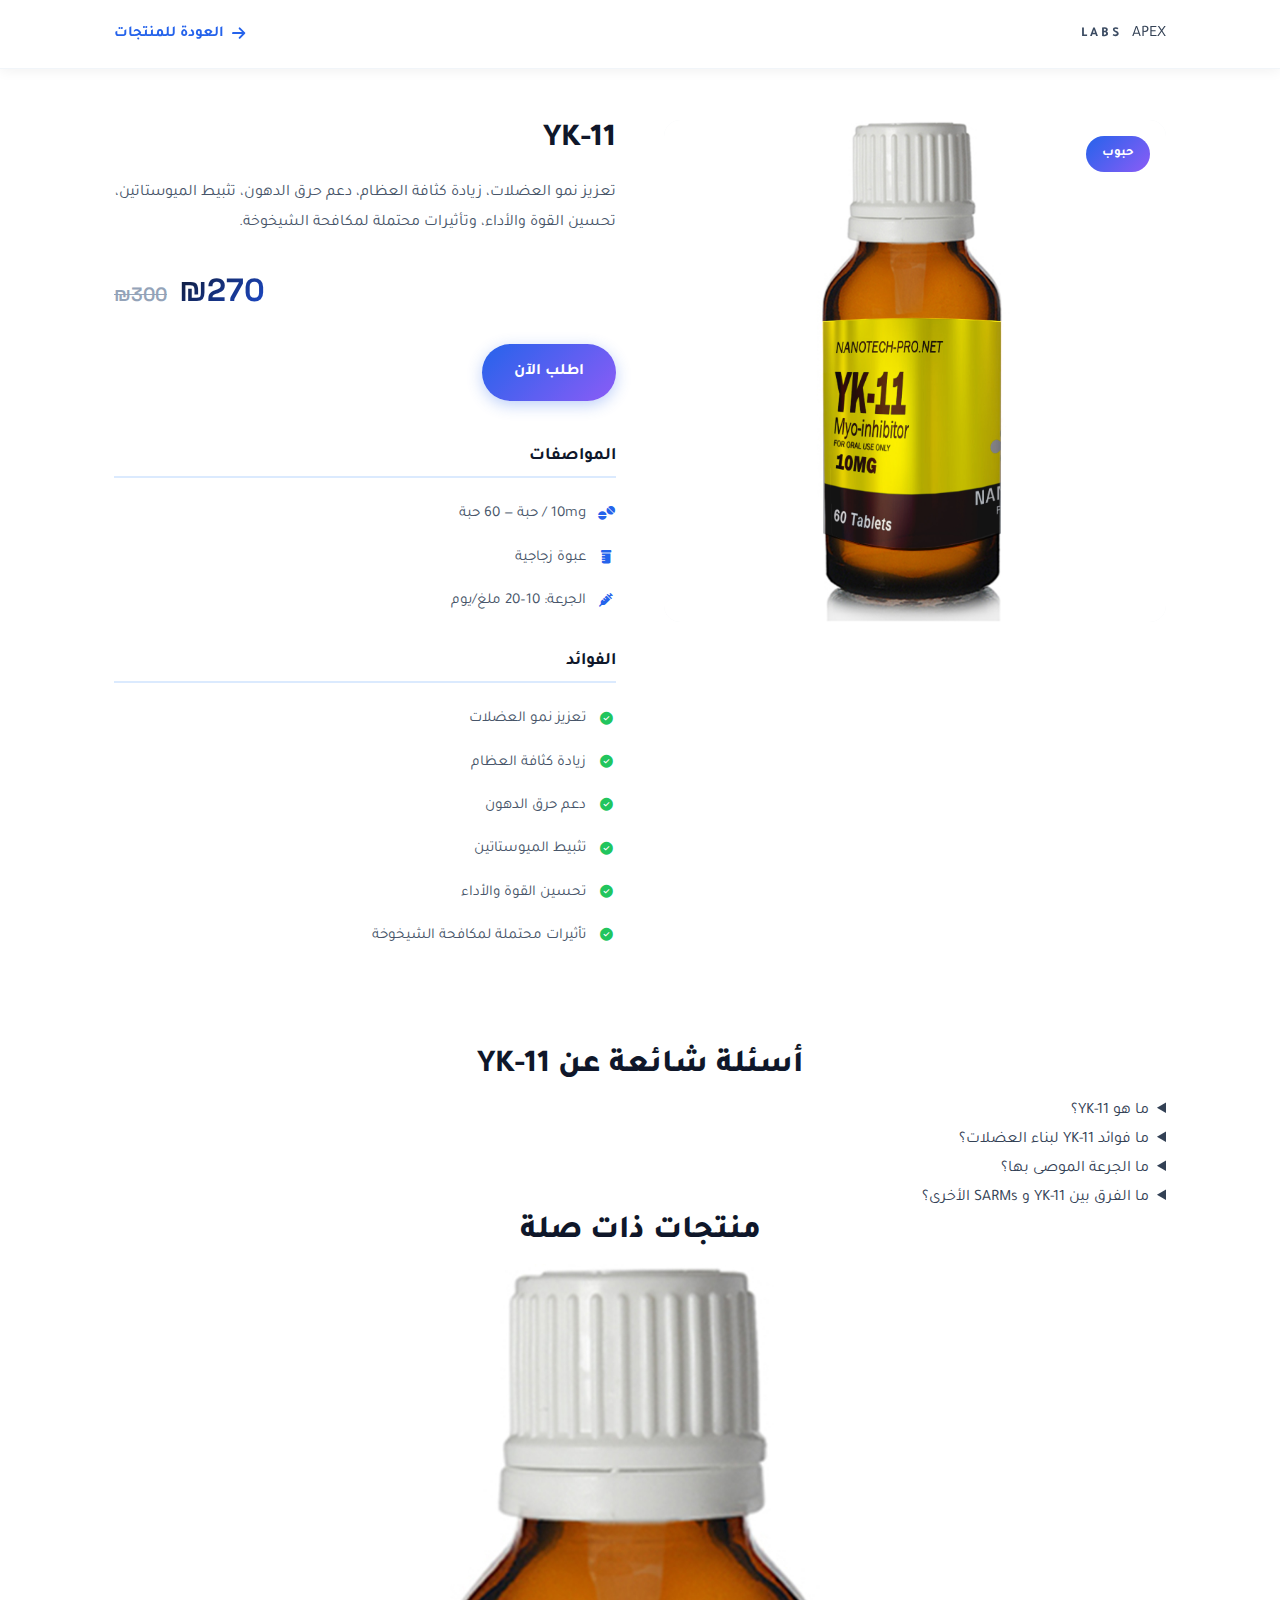
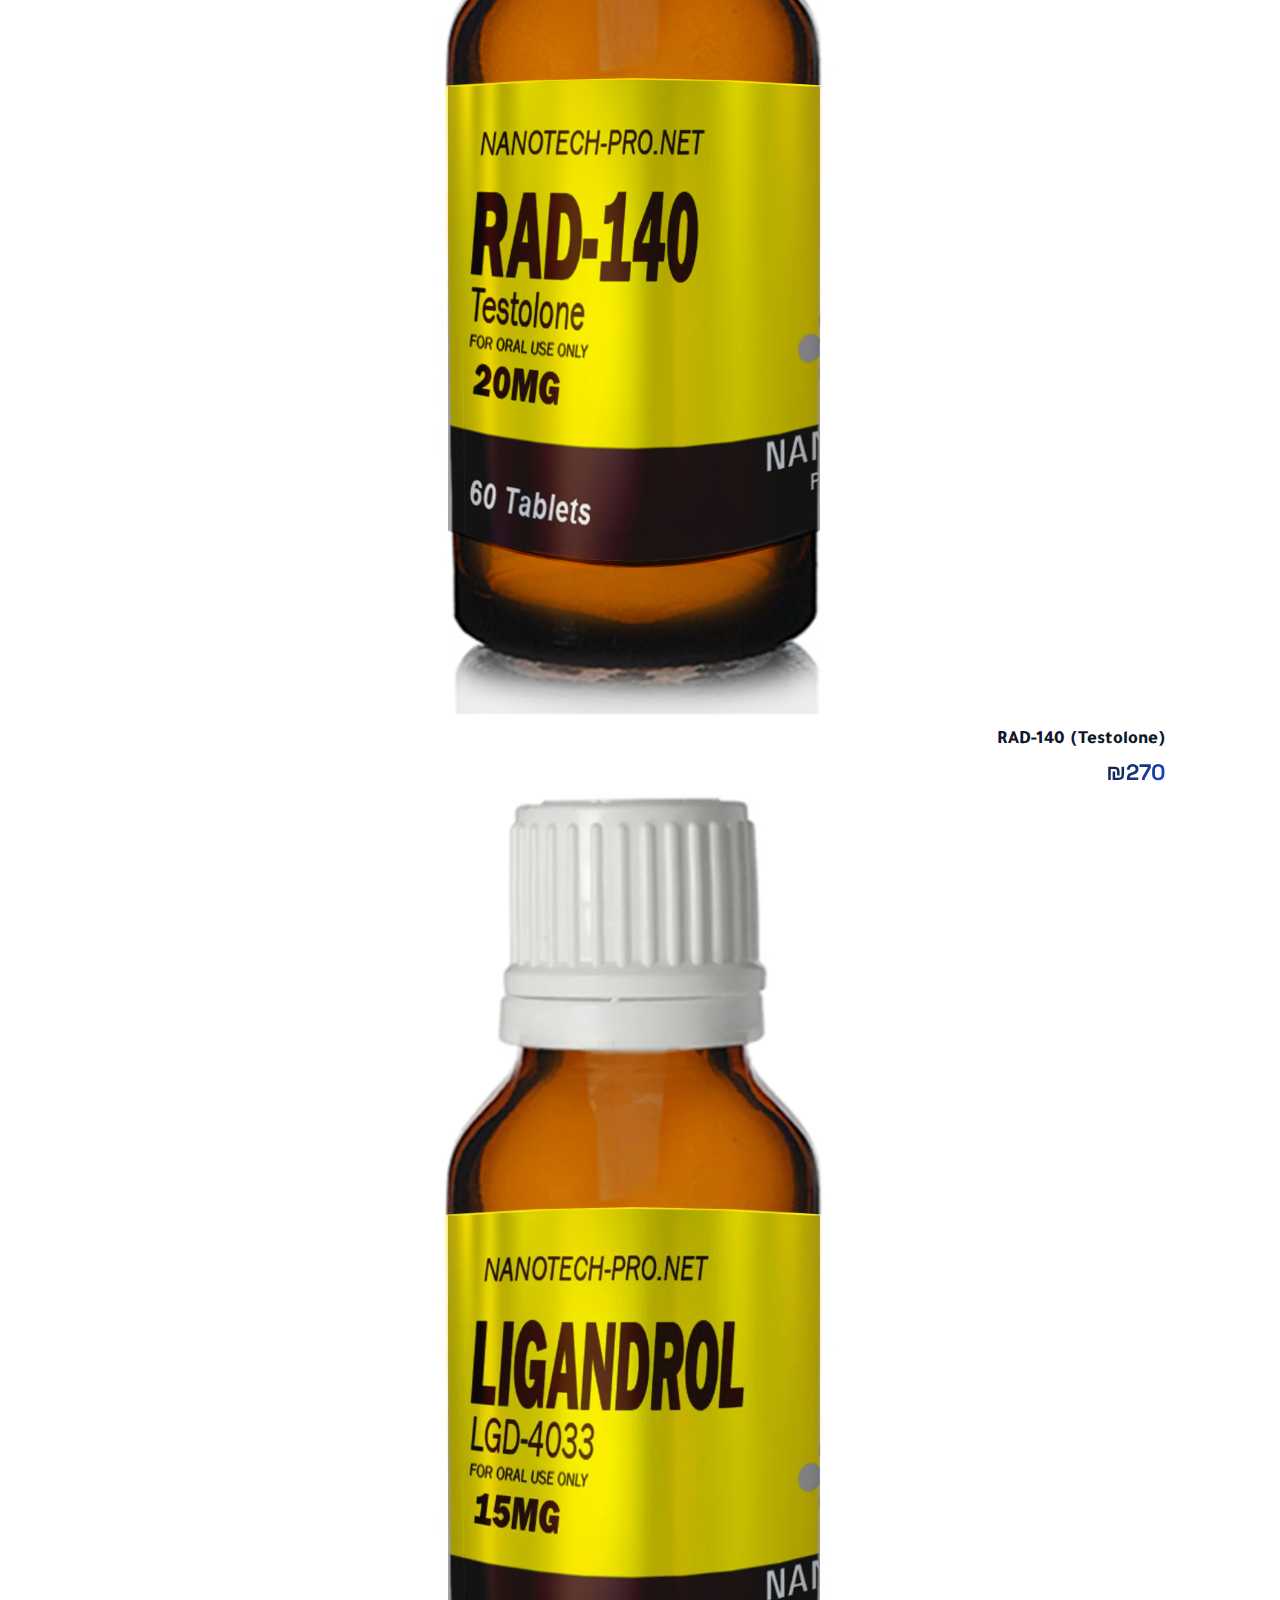
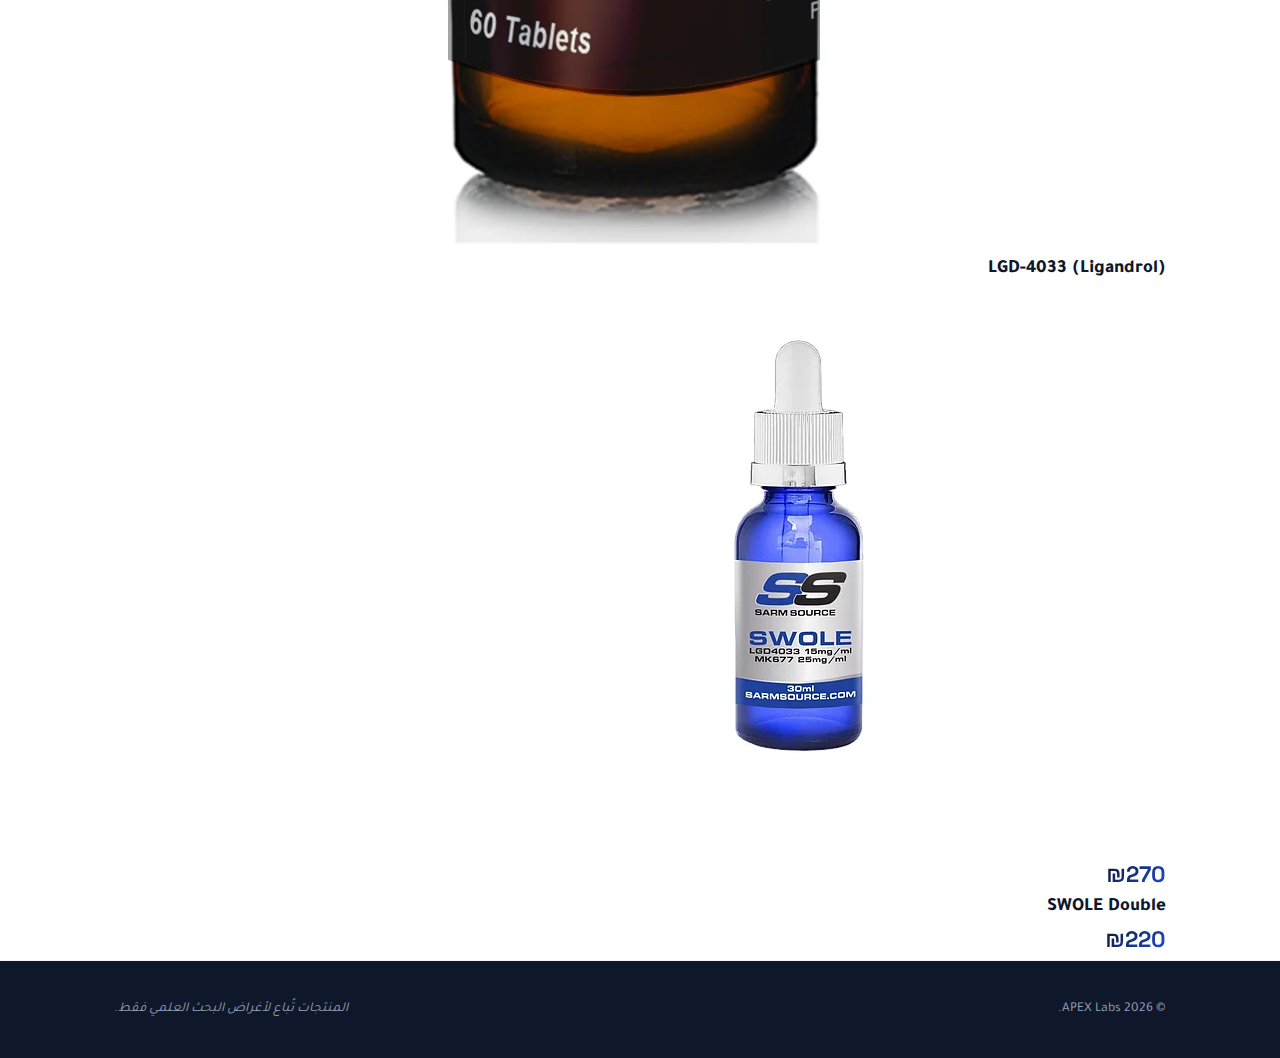
<file: products/yk-11.html>
<!DOCTYPE html>
<html lang="ar" dir="rtl">
<head>
    <meta charset="UTF-8">
    <meta name="viewport" content="width=device-width, initial-scale=1.0">
    <title>YK-11 — نمو عضلات وكثافة عظام | APEX Labs الضفة الغربية</title>
    <meta name="description" content="YK-11 — تعزيز نمو العضلات، زيادة كثافة العظام، تثبيط الميوستاتين. 10mg×60 حبة. شحن سريع لكل الضفة الغربية من APEX Labs.">
    <meta name="keywords" content="YK-11, نمو عضلات, ميوستاتين, مكملات رياضية, SARMs, الضفة الغربية, فلسطين, رام الله, شراء YK-11, buy YK-11 Palestine, مكملات بناء اجسام, مكملات كمال اجسام, SARMs Palestine, myostatin inhibitor, مثبط ميوستاتين, supplements West Bank, نابلس, الخليل, بيت لحم, جنين, طولكرم, yk11 فلسطين, مكملات تضخيم">
    <link rel="canonical" href="https://apex-labs.tech/products/yk-11.html">
    <meta name="geo.region" content="PS-WBK">
    <meta name="geo.placename" content="Ramallah, West Bank, Palestine">
    <meta name="robots" content="index, follow">
    <meta property="og:title" content="YK-11 — APEX Labs">
    <meta property="og:description" content="تعزيز نمو العضلات، تثبيط الميوستاتين. 10mg×60 حبة بسعر ₪270. شحن لكل الضفة.">
    <meta property="og:image" content="https://apex-labs.tech/assets/products/Yk-11.jpg">
    <meta property="og:url" content="https://apex-labs.tech/products/yk-11.html">
    <meta property="og:type" content="product">
    <meta property="og:locale" content="ar_AR">
    <meta name="twitter:card" content="summary_large_image">
    <script type="application/ld+json">
    {"@context":"https://schema.org","@type":"Product","name":"YK-11","description":"تعزيز نمو العضلات، زيادة كثافة العظام، تثبيط الميوستاتين. 10mg / حبة — 60 حبة.","image":"https://apex-labs.tech/assets/products/Yk-11.jpg","url":"https://apex-labs.tech/products/yk-11.html","sku":"APEX-YK11-TAB","category":"SARMs & Research Compounds","brand":{"@type":"Brand","name":"APEX Labs"},"offers":{"@type":"Offer","price":"270","priceCurrency":"ILS","availability":"https://schema.org/InStock","url":"https://apex-labs.tech/products/yk-11.html","priceValidUntil":"2026-12-31","seller":{"@type":"Organization","name":"APEX Labs"}},"aggregateRating":{"@type":"AggregateRating","ratingValue":"4.6","reviewCount":"29","bestRating":"5","worstRating":"1"}}
    </script>
    <script type="application/ld+json">
    {"@context":"https://schema.org","@type":"BreadcrumbList","itemListElement":[{"@type":"ListItem","position":1,"name":"الرئيسية","item":"https://apex-labs.tech/"},{"@type":"ListItem","position":2,"name":"المنتجات","item":"https://apex-labs.tech/#products"},{"@type":"ListItem","position":3,"name":"YK-11","item":"https://apex-labs.tech/products/yk-11.html"}]}
    </script>
    <script type="application/ld+json">
    {"@context":"https://schema.org","@type":"FAQPage","mainEntity":[{"@type":"Question","name":"ما هو YK-11؟","acceptedAnswer":{"@type":"Answer","text":"YK-11 هو مركب بحثي فريد يعمل كمعدّل انتقائي لمستقبلات الأندروجين (SARM) وأيضاً كمثبط للميوستاتين. الميوستاتين هو بروتين يحد من نمو العضلات، وتثبيطه يسمح بنمو عضلي أكبر."}},{"@type":"Question","name":"ما فوائد YK-11 لبناء العضلات؟","acceptedAnswer":{"@type":"Answer","text":"تعزيز نمو العضلات بشكل كبير عبر تثبيط الميوستاتين، زيادة كثافة العظام، دعم حرق الدهون، تحسين القوة والأداء الرياضي، وتأثيرات محتملة لمكافحة الشيخوخة."}},{"@type":"Question","name":"ما الجرعة الموصى بها لـ YK-11؟","acceptedAnswer":{"@type":"Answer","text":"الجرعة الشائعة هي 10-20 ملغ يومياً. يُنصح بالبدء بجرعة 10 ملغ وتقييم الاستجابة قبل الزيادة."}},{"@type":"Question","name":"هل يتوفر شحن YK-11 لكل الضفة الغربية؟","acceptedAnswer":{"@type":"Answer","text":"نعم، نوفر شحن سريع لجميع مدن الضفة الغربية: رام الله، نابلس، الخليل، بيت لحم، جنين، طولكرم وغيرها."}}]}
    </script>
    <link rel="stylesheet" href="../css/style.css?v=3">
    <link rel="stylesheet" href="../css/product-page.css?v=3">
    <link rel="preconnect" href="https://fonts.googleapis.com">
    <link rel="preconnect" href="https://fonts.gstatic.com" crossorigin>
    <link href="https://fonts.googleapis.com/css2?family=Tajawal:wght@400;500;700;800&family=Space+Grotesk:wght@600;700&display=swap" rel="stylesheet">
    <link rel="stylesheet" href="https://cdnjs.cloudflare.com/ajax/libs/font-awesome/6.5.1/css/all.min.css">
    <link rel="icon" type="image/svg+xml" href="../assets/favicon.svg">
    <link rel="manifest" href="../manifest.webmanifest">
    <meta name="theme-color" content="#2563EB">
</head>
<body>

    <nav class="nav product-nav">
        <div class="container nav-inner">
            <a href="../index.html" class="logo">APEX <span class="logo-accent">LABS</span></a>
            <a href="../index.html#products" class="back-link"><i class="fas fa-arrow-right"></i> <span data-ar="العودة للمنتجات" data-en="Back to Products">العودة للمنتجات</span></a>
        </div>
    </nav>

    <section class="product-page">
        <div class="container">
            <div class="product-page-grid">
                <div class="product-page-img">
                    <img src="../assets/products/Yk-11.jpg" alt="YK-11 - مكمل SARMs مثبط ميوستاتين لنمو العضلات للبيع في الضفة الغربية فلسطين">
                    <span class="product-page-tag" data-ar="حبوب" data-en="Tablets">حبوب</span>
                </div>
                <div class="product-page-info">
                    <h1>YK-11</h1>
                    <p class="product-page-desc" data-ar="تعزيز نمو العضلات، زيادة كثافة العظام، دعم حرق الدهون، تثبيط الميوستاتين، تحسين القوة والأداء، وتأثيرات محتملة لمكافحة الشيخوخة." data-en="Muscle growth enhancement, increased bone density, fat loss support, inhibition of myostatin, improved strength and performance, and potential anti-aging effects.">تعزيز نمو العضلات، زيادة كثافة العظام، دعم حرق الدهون، تثبيط الميوستاتين، تحسين القوة والأداء، وتأثيرات محتملة لمكافحة الشيخوخة.</p>

                    <div class="product-page-price">
                        <span class="price-old">₪300</span>
                        <span class="price">₪270</span>
                    </div>

                    <a href="../index.html#contact" class="btn" data-ar="اطلب الآن" data-en="Order Now">اطلب الآن</a>

                    <div class="product-page-specs">
                        <h3 data-ar="المواصفات" data-en="Specifications">المواصفات</h3>
                        <ul>
                            <li><i class="fas fa-tablets"></i> <span data-ar="10mg / حبة — 60 حبة" data-en="10mg / tablet — 60 tablets">10mg / حبة — 60 حبة</span></li>
                            <li><i class="fas fa-prescription-bottle"></i> <span data-ar="عبوة زجاجية" data-en="Glass Amber Jar">عبوة زجاجية</span></li>
                            <li><i class="fas fa-syringe"></i> <span data-ar="الجرعة: 10–20 ملغ/يوم" data-en="Dosage: 10–20 mg/day">الجرعة: 10–20 ملغ/يوم</span></li>
                        </ul>
                    </div>

                    <div class="product-page-benefits">
                        <h3 data-ar="الفوائد" data-en="Benefits">الفوائد</h3>
                        <ul>
                            <li><i class="fas fa-check-circle"></i> <span data-ar="تعزيز نمو العضلات" data-en="Muscle Growth Enhancement">تعزيز نمو العضلات</span></li>
                            <li><i class="fas fa-check-circle"></i> <span data-ar="زيادة كثافة العظام" data-en="Increased Bone Density">زيادة كثافة العظام</span></li>
                            <li><i class="fas fa-check-circle"></i> <span data-ar="دعم حرق الدهون" data-en="Fat Loss Support">دعم حرق الدهون</span></li>
                            <li><i class="fas fa-check-circle"></i> <span data-ar="تثبيط الميوستاتين" data-en="Inhibition of Myostatin">تثبيط الميوستاتين</span></li>
                            <li><i class="fas fa-check-circle"></i> <span data-ar="تحسين القوة والأداء" data-en="Improved Strength and Performance">تحسين القوة والأداء</span></li>
                            <li><i class="fas fa-check-circle"></i> <span data-ar="تأثيرات محتملة لمكافحة الشيخوخة" data-en="Potential Anti-Aging Effects">تأثيرات محتملة لمكافحة الشيخوخة</span></li>
                        </ul>
                    </div>
                </div>
            </div>
        </div>
    </section>

    <!-- FAQ SECTION -->
    <section class="faq-section" id="faq">
        <div class="container">
            <h2 class="section-title" data-ar="أسئلة شائعة عن YK-11" data-en="FAQ about YK-11">أسئلة شائعة عن YK-11</h2>
            <div class="faq-list">
                <details class="faq-item">
                    <summary data-ar="ما هو YK-11؟" data-en="What is YK-11?">ما هو YK-11؟</summary>
                    <p data-ar="YK-11 هو مركب بحثي فريد يعمل كمعدّل انتقائي لمستقبلات الأندروجين (SARM) وأيضاً كمثبط للميوستاتين. الميوستاتين هو بروتين يحد من نمو العضلات، وتثبيطه يسمح بنمو عضلي أكبر بكثير من المعتاد." data-en="YK-11 is a unique research compound that acts as both a Selective Androgen Receptor Modulator (SARM) and a myostatin inhibitor. Myostatin limits muscle growth, and inhibiting it allows for significantly greater muscle growth.">YK-11 هو مركب بحثي فريد يعمل كمعدّل انتقائي لمستقبلات الأندروجين (SARM) وأيضاً كمثبط للميوستاتين. الميوستاتين هو بروتين يحد من نمو العضلات، وتثبيطه يسمح بنمو عضلي أكبر بكثير من المعتاد.</p>
                </details>
                <details class="faq-item">
                    <summary data-ar="ما فوائد YK-11 لبناء العضلات؟" data-en="What are YK-11 benefits?">ما فوائد YK-11 لبناء العضلات؟</summary>
                    <p data-ar="تعزيز نمو العضلات بشكل كبير عبر تثبيط الميوستاتين، زيادة كثافة العظام، دعم حرق الدهون، تحسين القوة والأداء الرياضي، وتأثيرات محتملة لمكافحة الشيخوخة." data-en="Significantly enhances muscle growth through myostatin inhibition, increases bone density, supports fat loss, improves strength and athletic performance, and has potential anti-aging effects.">تعزيز نمو العضلات بشكل كبير عبر تثبيط الميوستاتين، زيادة كثافة العظام، دعم حرق الدهون، تحسين القوة والأداء الرياضي، وتأثيرات محتملة لمكافحة الشيخوخة.</p>
                </details>
                <details class="faq-item">
                    <summary data-ar="ما الجرعة الموصى بها؟" data-en="What is the recommended dosage?">ما الجرعة الموصى بها؟</summary>
                    <p data-ar="الجرعة الشائعة هي 10-20 ملغ يومياً. يُنصح بالبدء بجرعة 10 ملغ وتقييم الاستجابة قبل الزيادة." data-en="The common dosage is 10-20mg daily. Start with 10mg and evaluate response before increasing.">الجرعة الشائعة هي 10-20 ملغ يومياً. يُنصح بالبدء بجرعة 10 ملغ وتقييم الاستجابة قبل الزيادة.</p>
                </details>
                <details class="faq-item">
                    <summary data-ar="ما الفرق بين YK-11 و SARMs الأخرى؟" data-en="What makes YK-11 different from other SARMs?">ما الفرق بين YK-11 و SARMs الأخرى؟</summary>
                    <p data-ar="YK-11 فريد لأنه يثبط الميوستاتين بالإضافة لتفعيل مستقبلات الأندروجين. هذا يعني نمو عضلي أكبر مقارنة بـ SARMs الأخرى مثل RAD-140 أو LGD-4033 التي تعمل فقط على مستقبلات الأندروجين." data-en="YK-11 is unique because it inhibits myostatin in addition to activating androgen receptors. This means greater muscle growth compared to other SARMs like RAD-140 or LGD-4033 that only work on androgen receptors.">YK-11 فريد لأنه يثبط الميوستاتين بالإضافة لتفعيل مستقبلات الأندروجين. هذا يعني نمو عضلي أكبر مقارنة بـ SARMs الأخرى مثل RAD-140 أو LGD-4033 التي تعمل فقط على مستقبلات الأندروجين.</p>
                </details>
            </div>
        </div>
    </section>

    <!-- RELATED PRODUCTS -->
    <section class="related-products">
        <div class="container">
            <h2 class="section-title" data-ar="منتجات ذات صلة" data-en="Related Products">منتجات ذات صلة</h2>
            <div class="related-grid">
                <a href="rad-140.html" class="related-card">
                    <img src="../assets/products/Rad-140.jpg" alt="RAD-140 Testolone SARMs" loading="lazy">
                    <h3>RAD-140 (Testolone)</h3>
                    <span class="price">₪270</span>
                </a>
                <a href="lgd-4033.html" class="related-card">
                    <img src="../assets/products/LGD-4033.jpg.webp" alt="LGD-4033 Ligandrol SARMs" loading="lazy">
                    <h3>LGD-4033 (Ligandrol)</h3>
                    <span class="price">₪270</span>
                </a>
                <a href="swole-double.html" class="related-card">
                    <img src="../assets/products/SWOLE.webp" alt="SWOLE Double LGD+MK-677" loading="lazy">
                    <h3>SWOLE Double</h3>
                    <span class="price">₪220</span>
                </a>
            </div>
        </div>
    </section>

    <footer class="footer">
        <div class="container footer-inner">
            <p>&copy; 2026 APEX Labs.</p>
            <p class="disclaimer" data-ar="المنتجات تُباع لأغراض البحث العلمي فقط." data-en="Products are sold for research purposes only.">المنتجات تُباع لأغراض البحث العلمي فقط.</p>
        </div>
    </footer>

    <script src="../js/product-page.js"></script>
</body>
</html>
</file>
<file: css/style.css>
/* ========================================
   APEX LABS — ARABIC RTL THEME
   Colorful, chemical-inspired design
======================================== */

:root {
    /* PRIMARY */
    --blue: #2563EB;
    --blue-dark: #1D4ED8;
    --blue-light: #3B82F6;
    --blue-50: #EFF6FF;
    --blue-100: #DBEAFE;

    /* ACCENT COLORS */
    --teal: #14B8A6;
    --teal-light: #2DD4BF;
    --teal-50: #F0FDFA;
    --purple: #8B5CF6;
    --purple-light: #A78BFA;
    --purple-50: #F5F3FF;
    --amber: #F59E0B;
    --amber-light: #FBBF24;
    --rose: #F43F5E;
    --rose-light: #FB7185;
    --green: #22C55E;

    /* NEUTRALS */
    --white: #FFFFFF;
    --gray-50: #F8FAFC;
    --gray-100: #F1F5F9;
    --gray-200: #E2E8F0;
    --gray-400: #94A3B8;
    --gray-500: #64748B;
    --gray-600: #475569;
    --gray-700: #334155;
    --gray-900: #0F172A;

    /* SIZING */
    --max-width: 1100px;
    --radius: 16px;
    --radius-sm: 10px;
}

/* ========== RESET ========== */
*, *::before, *::after {
    margin: 0;
    padding: 0;
    box-sizing: border-box;
}

html {
    scroll-behavior: smooth;
    scroll-padding-top: 80px;
}

body {
    font-family: 'Tajawal', sans-serif;
    color: var(--gray-700);
    background: var(--white);
    line-height: 1.8;
    -webkit-font-smoothing: antialiased;
    overflow-x: hidden;
    direction: rtl;
}

h1, h2, h3, h4 {
    font-family: 'Tajawal', sans-serif;
    color: var(--gray-900);
    line-height: 1.3;
    font-weight: 800;
}

a { text-decoration: none; color: inherit; }
ul { list-style: none; }
img { max-width: 100%; }

.container {
    max-width: var(--max-width);
    margin: 0 auto;
    padding: 0 24px;
}

/* ========== CHEMICAL STRUCTURE DECORATIONS ========== */
.chem-deco {
    position: fixed;
    pointer-events: none;
    z-index: 0;
    opacity: 0.07;
    color: var(--blue);
    animation: chemFloat 20s ease-in-out infinite;
}

.chem-deco-1 {
    top: 15%;
    left: 5%;
    width: 180px;
    animation-delay: 0s;
}

.chem-deco-2 {
    top: 50%;
    right: 3%;
    width: 160px;
    animation-delay: -7s;
    color: var(--purple);
}

.chem-deco-3 {
    bottom: 15%;
    left: 8%;
    width: 140px;
    animation-delay: -14s;
    color: var(--teal);
}

@keyframes chemFloat {
    0%, 100% { transform: translateY(0) rotate(0deg); }
    25% { transform: translateY(-20px) rotate(5deg); }
    50% { transform: translateY(10px) rotate(-3deg); }
    75% { transform: translateY(-15px) rotate(2deg); }
}

/* ========== BUTTON ========== */
.btn {
    display: inline-flex;
    align-items: center;
    gap: 8px;
    padding: 14px 32px;
    background: linear-gradient(135deg, var(--blue), var(--purple));
    color: var(--white);
    font-weight: 700;
    font-size: 1rem;
    font-family: 'Tajawal', sans-serif;
    border-radius: 50px;
    border: none;
    cursor: pointer;
    transition: all 0.3s;
    box-shadow: 0 4px 15px rgba(37,99,235,0.3);
    position: relative;
    overflow: hidden;
}

.btn::before {
    content: '';
    position: absolute;
    top: 0;
    right: -100%;
    width: 100%;
    height: 100%;
    background: linear-gradient(90deg, transparent, rgba(255,255,255,0.2), transparent);
    transition: right 0.5s;
}

.btn:hover::before {
    right: 100%;
}

.btn:hover {
    transform: translateY(-2px);
    box-shadow: 0 8px 25px rgba(37,99,235,0.4);
}

.btn-sm {
    padding: 10px 22px;
    font-size: 0.88rem;
}

/* ========== NAV ========== */
.nav {
    position: fixed;
    top: 0;
    left: 0;
    width: 100%;
    z-index: 100;
    background: rgba(255,255,255,0.92);
    backdrop-filter: blur(16px);
    border-bottom: 1px solid var(--gray-100);
    transition: box-shadow 0.3s, background 0.3s;
}

.nav.scrolled {
    box-shadow: 0 4px 30px rgba(0,0,0,0.08);
    background: rgba(255,255,255,0.97);
}

.nav-inner {
    display: flex;
    align-items: center;
    justify-content: space-between;
    height: 68px;
}

.logo {
    display: flex;
    align-items: center;
    gap: 10px;
    text-decoration: none;
}
.logo-icon {
    height: 36px;
    width: 36px;
    max-height: 36px;
    flex-shrink: 0;
    display: block;
    object-fit: contain;
}
.logo-text {
    font-family: 'Space Grotesk', sans-serif;
    font-size: 1.5rem;
    font-weight: 700;
    background: linear-gradient(135deg, var(--blue), var(--purple));
    -webkit-background-clip: text;
    -webkit-text-fill-color: transparent;
    background-clip: text;
    letter-spacing: 2px;
}

.logo-accent {
    font-weight: 600;
    font-size: 0.85em;
    letter-spacing: 3px;
    filter: brightness(1.15);
}

.nav-links {
    display: flex;
    gap: 36px;
}

.nav-links a {
    font-size: 0.95rem;
    font-weight: 600;
    color: var(--gray-600);
    transition: color 0.2s;
    position: relative;
}

.nav-links a::after {
    content: '';
    position: absolute;
    bottom: -4px;
    right: 0;
    width: 0;
    height: 2px;
    background: linear-gradient(90deg, var(--blue), var(--purple));
    transition: width 0.3s;
    border-radius: 2px;
}

.nav-links a:hover { color: var(--blue); }
.nav-links a:hover::after { width: 100%; }

.menu-btn {
    display: none;
    flex-direction: column;
    gap: 5px;
    background: none;
    border: none;
    cursor: pointer;
    padding: 4px;
}

.menu-btn span {
    width: 24px;
    height: 2.5px;
    background: var(--gray-700);
    border-radius: 2px;
    transition: 0.3s;
}

/* Language Toggle Button */
.lang-btn {
    font-family: 'Space Grotesk', sans-serif;
    font-size: 0.8rem;
    font-weight: 700;
    letter-spacing: 1px;
    padding: 5px 14px;
    border: 2px solid var(--blue);
    border-radius: 20px;
    background: transparent;
    color: var(--blue);
    cursor: pointer;
    transition: background 0.3s, color 0.3s;
    margin-left: 8px;
}

.lang-btn:hover {
    background: var(--blue);
    color: var(--white);
}

/* LTR mode overrides */
body.ltr {
    direction: ltr;
}

body.ltr .nav-links a::after {
    right: auto;
    left: 0;
}

body.ltr .back-to-top {
    left: auto;
    right: 28px;
}

/* ========== HERO ========== */
.hero {
    padding: 160px 0 100px;
    background: linear-gradient(135deg, var(--blue-50) 0%, var(--purple-50) 50%, var(--teal-50) 100%);
    position: relative;
    overflow: hidden;
}

.hero::before {
    content: '';
    position: absolute;
    top: -100px;
    left: -100px;
    width: 500px;
    height: 500px;
    background: radial-gradient(circle, rgba(139,92,246,0.12) 0%, transparent 70%);
    border-radius: 50%;
    pointer-events: none;
    animation: blobPulse 8s ease-in-out infinite;
}

.hero::after {
    content: '';
    position: absolute;
    bottom: -120px;
    right: -80px;
    width: 450px;
    height: 450px;
    background: radial-gradient(circle, rgba(20,184,166,0.1) 0%, transparent 70%);
    border-radius: 50%;
    pointer-events: none;
    animation: blobPulse 10s ease-in-out infinite reverse;
}

@keyframes blobPulse {
    0%, 100% { transform: scale(1) translate(0, 0); }
    33% { transform: scale(1.1) translate(20px, -15px); }
    66% { transform: scale(0.95) translate(-10px, 10px); }
}

.hero-inner {
    text-align: center;
    position: relative;
    z-index: 1;
}

.hero h1 {
    font-size: clamp(2.4rem, 7vw, 4rem);
    margin-bottom: 20px;
    line-height: 1.2;
}

.hero h1 span {
    background: linear-gradient(135deg, var(--blue), var(--purple));
    -webkit-background-clip: text;
    -webkit-text-fill-color: transparent;
    background-clip: text;
}

.hero-desc {
    font-size: 1.15rem;
    color: var(--gray-500);
    max-width: 550px;
    margin: 0 auto 36px;
    line-height: 1.9;
}

/* ========== SECTION COMMON ========== */
.section-title {
    font-size: 2rem;
    text-align: center;
    margin-bottom: 10px;
}

.section-desc {
    text-align: center;
    color: var(--gray-500);
    margin-bottom: 40px;
    font-size: 1.05rem;
}

/* ========== PRODUCTS ========== */
.products {
    padding: 90px 0;
    position: relative;
}

/* Filter Tabs */
.filter-tabs {
    display: flex;
    justify-content: center;
    gap: 12px;
    margin-bottom: 36px;
}

.filter-btn {
    padding: 10px 28px;
    font-size: 0.92rem;
    font-weight: 700;
    font-family: 'Tajawal', sans-serif;
    border: 2px solid var(--gray-200);
    background: var(--white);
    color: var(--gray-600);
    border-radius: 50px;
    cursor: pointer;
    transition: all 0.3s;
}

.filter-btn:hover {
    border-color: var(--blue-light);
    color: var(--blue);
    transform: translateY(-1px);
}

.filter-btn.active {
    background: linear-gradient(135deg, var(--blue), var(--purple));
    border-color: transparent;
    color: var(--white);
    box-shadow: 0 4px 12px rgba(37,99,235,0.25);
}

.product-grid {
    display: grid;
    grid-template-columns: repeat(3, 1fr);
    gap: 28px;
}

.product-card {
    background: var(--white);
    border: 1px solid var(--gray-200);
    border-radius: var(--radius);
    overflow: hidden;
    transition: all 0.4s cubic-bezier(0.25, 0.46, 0.45, 0.94);
    display: flex;
    flex-direction: column;
}

.product-card:hover {
    border-color: var(--blue-light);
    box-shadow: 0 12px 40px rgba(37,99,235,0.12);
    transform: translateY(-6px);
}

.product-card.hidden {
    display: none;
}

.product-img {
    display: flex;
    align-items: center;
    justify-content: center;
    height: 220px;
    background: linear-gradient(135deg, var(--blue-50), var(--purple-50));
    overflow: hidden;
    position: relative;
}

.product-img img {
    width: 100%;
    height: 100%;
    object-fit: cover;
    transition: transform 0.5s cubic-bezier(0.25, 0.46, 0.45, 0.94);
}

.product-card:hover .product-img img {
    transform: scale(1.08);
}

.product-body {
    padding: 22px;
    display: flex;
    flex-direction: column;
    flex: 1;
}

.product-tag {
    display: inline-block;
    font-size: 0.72rem;
    font-weight: 700;
    text-transform: uppercase;
    letter-spacing: 1px;
    padding: 4px 14px;
    border-radius: 20px;
    margin-bottom: 10px;
}

.product-card:nth-child(6n+1) .product-tag { color: var(--blue); background: var(--blue-100); }
.product-card:nth-child(6n+2) .product-tag { color: var(--rose); background: rgba(244,63,94,0.1); }
.product-card:nth-child(6n+3) .product-tag { color: var(--teal); background: var(--teal-50); }
.product-card:nth-child(6n+4) .product-tag { color: var(--purple); background: var(--purple-50); }
.product-card:nth-child(6n+5) .product-tag { color: var(--amber); background: rgba(245,158,11,0.1); }
.product-card:nth-child(6n+6) .product-tag { color: var(--green); background: rgba(34,197,94,0.1); }

.product-body h3 {
    font-size: 1.2rem;
    margin-bottom: 8px;
    font-weight: 700;
}

.product-desc {
    font-size: 0.9rem;
    color: var(--gray-500);
    margin-bottom: 14px;
    line-height: 1.7;
}

.product-benefits {
    margin-bottom: 14px;
    display: flex;
    flex-wrap: wrap;
    gap: 6px 0;
}

.product-benefits li {
    font-size: 0.82rem;
    color: var(--gray-600);
    display: flex;
    align-items: center;
    gap: 8px;
    width: 100%;
}

.product-benefits li i {
    color: var(--green);
    font-size: 0.72rem;
    flex-shrink: 0;
}

.product-details {
    margin-bottom: 18px;
}

.product-details li {
    font-size: 0.85rem;
    color: var(--gray-600);
    display: flex;
    align-items: center;
    gap: 10px;
    margin-bottom: 6px;
}

.product-details li i {
    color: var(--blue);
    font-size: 0.78rem;
    width: 16px;
    text-align: center;
}

.product-bottom {
    display: flex;
    align-items: center;
    justify-content: space-between;
    padding-top: 16px;
    border-top: 1px solid var(--gray-100);
    gap: 12px;
    margin-top: auto;
}

.product-actions {
    display: flex;
    gap: 6px;
    flex-shrink: 0;
}

.product-actions .btn-sm {
    padding: 7px 14px;
    font-size: 0.78rem;
    border-radius: 8px;
    box-shadow: none;
}

.product-actions .btn-sm:hover {
    box-shadow: 0 4px 12px rgba(37,99,235,0.25);
}

.btn-outline {
    background: transparent !important;
    border: 1.5px solid var(--blue) !important;
    color: var(--blue) !important;
    -webkit-text-fill-color: var(--blue) !important;
    box-shadow: none !important;
}
.btn-outline:hover {
    background: var(--blue-50) !important;
    box-shadow: none !important;
}

.price {
    font-family: 'Space Grotesk', sans-serif;
    font-size: 1.4rem;
    font-weight: 700;
    background: linear-gradient(135deg, var(--gray-900), var(--blue-dark));
    -webkit-background-clip: text;
    -webkit-text-fill-color: transparent;
    background-clip: text;
}

.coming-soon {
    text-align: center;
    margin-top: 48px;
    color: var(--gray-400);
    font-size: 0.95rem;
    font-style: italic;
}

/* ========== PRICE DISCOUNT ========== */
.price-wrap {
    display: flex;
    align-items: baseline;
    gap: 8px;
    flex-direction: row-reverse;
}
body.ltr .price-wrap {
    flex-direction: row;
}
.price-old {
    font-family: 'Space Grotesk', sans-serif;
    font-size: 1rem;
    font-weight: 600;
    color: var(--gray-400);
    text-decoration: line-through;
}

/* ========== LOADING SCREEN ========== */
.loader {
    position: fixed;
    inset: 0;
    z-index: 9999;
    background: var(--white);
    display: flex;
    align-items: center;
    justify-content: center;
    transition: opacity 0.5s ease, visibility 0.5s ease;
}
.loader.hidden {
    opacity: 0;
    visibility: hidden;
    pointer-events: none;
}
.loader-inner {
    text-align: center;
}
.loader-logo {
    width: 100px;
    height: 100px;
    animation: loaderPulse 1.6s ease-in-out infinite;
}
.loader-logo img {
    width: 100%;
    height: 100%;
    object-fit: contain;
}
.loader-text {
    margin-top: 16px;
    font-family: 'Space Grotesk', sans-serif;
    font-size: 1.4rem;
    font-weight: 700;
    color: var(--blue);
    letter-spacing: 3px;
}
.loader-text span {
    color: var(--purple);
}
@keyframes loaderPulse {
    0%, 100% { transform: scale(1); }
    50% { transform: scale(1.06); }
}
@keyframes loaderDraw {
    to { stroke-dashoffset: 0; }
}

/* ========== TESTIMONIALS ========== */
.testimonials {
    padding: 80px 0;
    background: var(--gray-50);
}
.testimonial-grid {
    display: grid;
    grid-template-columns: repeat(auto-fit, minmax(280px, 1fr));
    gap: 24px;
    margin-top: 40px;
}
.testimonial-card {
    background: var(--white);
    border-radius: var(--radius);
    padding: 28px;
    box-shadow: 0 2px 16px rgba(0,0,0,0.05);
    transition: transform 0.3s ease, box-shadow 0.3s ease;
}
.testimonial-card:hover {
    transform: translateY(-4px);
    box-shadow: 0 8px 30px rgba(0,0,0,0.08);
}
.testimonial-stars {
    color: var(--amber);
    font-size: 1.1rem;
    margin-bottom: 14px;
    letter-spacing: 2px;
}
.testimonial-stars .star-empty {
    opacity: 0.25;
}
.testimonial-text {
    font-size: 0.95rem;
    color: var(--gray-600);
    line-height: 1.8;
    margin-bottom: 18px;
}
.testimonial-author {
    border-top: 1px solid var(--gray-100);
    padding-top: 14px;
}
.testimonial-name {
    font-weight: 700;
    font-size: 0.9rem;
    color: var(--gray-700);
}

/* ========== ENTRANCE ANIMATIONS ========== */
.page-ready .hero-inner {
    animation: heroEntrance 1s ease-out 0.2s both;
}
.page-ready .hero h1 {
    animation: textReveal 0.8s ease-out 0.4s both;
}
.page-ready .hero-desc {
    animation: textReveal 0.8s ease-out 0.6s both;
}
.page-ready .hero .btn {
    animation: btnPop 0.5s cubic-bezier(0.34,1.56,0.64,1) 0.8s both;
}
.page-ready .nav {
    animation: slideDown 0.6s ease-out 0.1s both;
}

@keyframes heroEntrance {
    from { opacity: 0; transform: scale(0.95); }
    to { opacity: 1; transform: scale(1); }
}
@keyframes textReveal {
    from { opacity: 0; transform: translateY(30px); }
    to { opacity: 1; transform: translateY(0); }
}
@keyframes btnPop {
    from { opacity: 0; transform: scale(0.6); }
    to { opacity: 1; transform: scale(1); }
}
@keyframes slideDown {
    from { opacity: 0; transform: translateY(-100%); }
    to { opacity: 1; transform: translateY(0); }
}

/* ========== SCROLL ANIMATIONS ========== */
.animate-on-scroll {
    opacity: 0;
    transition: opacity 0.8s ease-out, transform 0.8s ease-out;
}

.animate-on-scroll.slide-up { transform: translateY(40px); }
.animate-on-scroll.slide-right { transform: translateX(40px); }
.animate-on-scroll.slide-left { transform: translateX(-40px); }
.animate-on-scroll.scale-up { transform: scale(0.9); }

.animate-on-scroll.visible {
    opacity: 1;
    transform: none !important;
}

/* ========== ABOUT ========== */
.about {
    padding: 90px 0;
    background: linear-gradient(135deg, var(--gray-50), var(--blue-50));
    position: relative;
}

.about-content {
    display: grid;
    grid-template-columns: repeat(auto-fit, minmax(260px, 1fr));
    gap: 24px;
    margin-top: 40px;
}

.about-card {
    text-align: center;
    padding: 36px 28px;
    background: var(--white);
    border-radius: var(--radius);
    border: 1px solid var(--gray-200);
    transition: all 0.3s;
}

.about-card:hover {
    transform: translateY(-4px);
    box-shadow: 0 10px 30px rgba(0,0,0,0.06);
}

.about-card:nth-child(1) i { color: var(--teal); }
.about-card:nth-child(2) i { color: var(--purple); }
.about-card:nth-child(3) i { color: var(--amber); }

.about-card i {
    font-size: 2rem;
    margin-bottom: 16px;
    display: block;
}

.about-card h3 {
    font-size: 1.1rem;
    margin-bottom: 10px;
}

.about-card p {
    font-size: 0.9rem;
    color: var(--gray-500);
    line-height: 1.8;
}

/* ========== CONTACT ========== */
.contact {
    padding: 90px 0;
}

.contact-methods {
    max-width: 500px;
    margin: 0 auto 36px;
}

.contact-item {
    display: flex;
    align-items: center;
    gap: 16px;
    padding: 18px 22px;
    background: var(--white);
    border: 1px solid var(--gray-200);
    border-radius: var(--radius-sm);
    margin-bottom: 14px;
    transition: all 0.3s;
}

.contact-item:hover {
    border-color: var(--blue);
    transform: translateX(-4px);
    box-shadow: 0 4px 15px rgba(37,99,235,0.08);
}

.contact-item i {
    font-size: 1.6rem;
    color: var(--blue);
    width: 36px;
    text-align: center;
}

.contact-item strong {
    display: block;
    font-size: 1rem;
    color: var(--gray-900);
}

.contact-item p {
    font-size: 0.88rem;
    color: var(--gray-500);
}

.contact-placeholder {
    text-align: center;
    padding: 44px 28px;
    background: linear-gradient(135deg, var(--blue-50), var(--purple-50));
    border-radius: var(--radius);
    border: 2px dashed var(--blue-100);
}

.contact-placeholder i {
    font-size: 2rem;
    color: var(--blue-light);
    margin-bottom: 14px;
    display: block;
}

.contact-placeholder p {
    font-size: 0.95rem;
    color: var(--gray-500);
    line-height: 1.8;
}

.location-info {
    text-align: center;
    display: flex;
    justify-content: center;
    gap: 36px;
    flex-wrap: wrap;
}

.location-info p {
    font-size: 0.92rem;
    color: var(--gray-500);
    display: flex;
    align-items: center;
    gap: 8px;
    font-weight: 600;
}

.location-info i {
    color: var(--blue);
}

/* ========== FOOTER ========== */
.footer {
    padding: 36px 0;
    border-top: 1px solid var(--gray-100);
    background: var(--gray-900);
}

.footer-inner {
    display: flex;
    justify-content: space-between;
    align-items: center;
    flex-wrap: wrap;
    gap: 12px;
}

.footer p {
    font-size: 0.85rem;
    color: var(--gray-400);
}

.disclaimer {
    font-style: italic;
}

.disclaimer-full {
    margin-top: 20px;
    padding-top: 20px;
    border-top: 1px solid rgba(255,255,255,0.08);
}

.disclaimer-full p {
    font-size: 0.78rem;
    color: var(--gray-400);
    line-height: 1.8;
    opacity: 0.75;
    text-align: center;
}

/* ========== BACK TO TOP ========== */
.back-to-top {
    position: fixed;
    bottom: 28px;
    left: 28px;
    width: 48px;
    height: 48px;
    background: linear-gradient(135deg, var(--blue), var(--purple));
    color: var(--white);
    border: none;
    border-radius: 50%;
    font-size: 1.1rem;
    cursor: pointer;
    display: flex;
    align-items: center;
    justify-content: center;
    opacity: 0;
    visibility: hidden;
    transform: translateY(10px);
    transition: all 0.3s;
    box-shadow: 0 4px 20px rgba(37,99,235,0.35);
    z-index: 99;
}

.back-to-top.visible {
    opacity: 1;
    visibility: visible;
    transform: translateY(0);
}

.back-to-top:hover {
    transform: translateY(-3px);
    box-shadow: 0 8px 30px rgba(37,99,235,0.45);
}

/* ========== MOBILE ========== */
@media (max-width: 1024px) {
    .product-grid { grid-template-columns: repeat(2, 1fr); }
}

@media (max-width: 640px) {
    .nav-links {
        display: none;
        position: absolute;
        top: 68px;
        left: 0;
        width: 100%;
        flex-direction: column;
        gap: 0;
        background: var(--white);
        border-bottom: 1px solid var(--gray-200);
        padding: 8px 0;
        box-shadow: 0 8px 20px rgba(0,0,0,0.05);
    }

    .nav-links.open { display: flex; }

    .nav-links a {
        padding: 16px 24px;
        border-bottom: 1px solid var(--gray-100);
    }

    .nav-links a::after { display: none; }

    .menu-btn { display: flex; }

    .lang-btn { margin-left: 0; margin-right: 8px; font-size: 0.72rem; padding: 4px 10px; }

    .menu-btn.active span:nth-child(1) { transform: translateY(7.5px) rotate(45deg); }
    .menu-btn.active span:nth-child(2) { opacity: 0; }
    .menu-btn.active span:nth-child(3) { transform: translateY(-7.5px) rotate(-45deg); }

    .hero { padding: 130px 0 70px; }
    .hero h1 { font-size: 2rem; }
    .hero-desc { font-size: 1rem; }

    .products, .about, .contact { padding: 60px 0; }

    .product-grid { grid-template-columns: 1fr; max-width: 420px; margin: 0 auto; }
    .about-content { grid-template-columns: 1fr; }

    .footer-inner {
        flex-direction: column;
        text-align: center;
    }

    .location-info {
        flex-direction: column;
        gap: 12px;
    }

    .chem-deco { display: none; }

    .back-to-top { bottom: 84px; left: 20px; }

    .filter-tabs { gap: 6px; flex-wrap: wrap; }
    .filter-btn { padding: 7px 14px; font-size: 0.82rem; }

    .testimonial-grid { grid-template-columns: 1fr; }

    .product-bottom {
        flex-wrap: wrap;
        gap: 10px;
    }

    .price-wrap {
        width: 100%;
        justify-content: flex-start;
    }

    .product-actions {
        width: 100%;
    }

    .product-actions .btn-sm {
        flex: 1;
        text-align: center;
        justify-content: center;
        padding: 12px 8px;
        font-size: 0.88rem;
        min-height: 44px;
    }

    .section-title { font-size: 1.5rem; }
    .section-desc { font-size: 0.9rem; }

    .about-card { padding: 24px 20px; }
    .about-card i { font-size: 1.6rem; }

    .contact-methods { gap: 12px; }

    .disclaimer-full p { font-size: 0.7rem; }

    .loader-logo { width: 80px; height: 80px; }
    .loader-text { font-size: 1.2rem; }
    .logo-icon { height: 28px; width: 28px; max-height: 28px; }
}

/* ========== WHATSAPP FLOATING BUTTON ========== */
.whatsapp-float {
    position: fixed;
    bottom: 24px;
    right: 24px;
    z-index: 999;
    display: flex;
    align-items: center;
    gap: 10px;
    background: #25D366;
    color: #fff;
    padding: 14px 22px;
    border-radius: 50px;
    box-shadow: 0 4px 20px rgba(37, 211, 102, 0.4);
    text-decoration: none;
    font-family: 'Tajawal', sans-serif;
    font-weight: 700;
    font-size: 1rem;
    transition: all 0.3s ease;
    animation: whatsappPulse 2s ease-in-out infinite;
}

.whatsapp-float:hover {
    background: #128C7E;
    box-shadow: 0 6px 28px rgba(18, 140, 126, 0.5);
    transform: scale(1.05);
}

.whatsapp-float i {
    font-size: 1.5rem;
}

.whatsapp-label {
    white-space: nowrap;
}

@keyframes whatsappPulse {
    0%, 100% { box-shadow: 0 4px 20px rgba(37, 211, 102, 0.4); }
    50% { box-shadow: 0 4px 30px rgba(37, 211, 102, 0.7); }
}

/* RTL: WhatsApp button on left side */
[dir="rtl"] .whatsapp-float {
    right: auto;
    left: 24px;
}

@media (max-width: 768px) {
    .whatsapp-float {
        bottom: 20px;
        right: 20px;
        padding: 12px 16px;
        font-size: 0.88rem;
    }

    [dir="rtl"] .whatsapp-float {
        right: auto;
        left: 20px;
    }

    .whatsapp-float i {
        font-size: 1.3rem;
    }
}

@media (max-width: 400px) {
    .whatsapp-label {
        display: none;
    }

    .whatsapp-float {
        padding: 14px;
        border-radius: 50%;
        width: 56px;
        height: 56px;
        justify-content: center;
    }

    .whatsapp-float i {
        font-size: 1.6rem;
    }
}
</file>
<file: css/product-page.css>
/* ========================================
   APEX LABS — PRODUCT PAGE STYLES
======================================== */

.product-nav {
    background: var(--white);
    box-shadow: 0 2px 12px rgba(0,0,0,0.06);
}

.back-link {
    display: flex;
    align-items: center;
    gap: 8px;
    color: var(--blue);
    text-decoration: none;
    font-weight: 600;
    font-size: 0.95rem;
    transition: color 0.2s;
}
.back-link:hover {
    color: var(--purple);
}

.product-page {
    padding: 120px 0 60px;
    min-height: 70vh;
}

.product-page-grid {
    display: grid;
    grid-template-columns: 1fr 1fr;
    gap: 48px;
    align-items: start;
}

.product-page-img {
    position: relative;
    border-radius: var(--radius);
    overflow: hidden;
    background: var(--gray-50);
}
.product-page-img img {
    width: 100%;
    display: block;
    border-radius: var(--radius);
}

.product-page-tag {
    position: absolute;
    top: 16px;
    right: 16px;
    background: linear-gradient(135deg, var(--blue), var(--purple));
    color: white;
    padding: 6px 16px;
    border-radius: 20px;
    font-size: 0.82rem;
    font-weight: 700;
}
.product-page-tag.tag-liquid {
    background: linear-gradient(135deg, var(--teal), var(--blue));
}

.product-page-info h1 {
    font-size: 2rem;
    font-weight: 800;
    color: var(--gray-900);
    margin-bottom: 16px;
}
.product-page-info h1 span {
    color: var(--blue);
    font-weight: 600;
}

.product-page-desc {
    font-size: 1rem;
    color: var(--gray-600);
    line-height: 1.9;
    margin-bottom: 24px;
}

.product-page-price {
    display: flex;
    align-items: baseline;
    gap: 12px;
    margin-bottom: 24px;
    flex-direction: row-reverse;
}
body.ltr .product-page-price {
    flex-direction: row;
}
.product-page-price .price {
    font-size: 2rem;
}
.product-page-price .price-old {
    font-size: 1.2rem;
}

.product-page-info .btn {
    display: inline-block;
    margin-bottom: 32px;
}

.product-page-specs,
.product-page-benefits {
    margin-bottom: 28px;
}

.product-page-specs h3,
.product-page-benefits h3 {
    font-size: 1.1rem;
    font-weight: 700;
    color: var(--gray-900);
    margin-bottom: 14px;
    padding-bottom: 8px;
    border-bottom: 2px solid var(--blue-100);
}

.product-page-specs ul,
.product-page-benefits ul {
    list-style: none;
}

.product-page-specs li,
.product-page-benefits li {
    display: flex;
    align-items: center;
    gap: 10px;
    padding: 8px 0;
    font-size: 0.95rem;
    color: var(--gray-600);
}

.product-page-specs li i {
    color: var(--blue);
    font-size: 0.85rem;
    width: 20px;
    text-align: center;
}

.product-page-benefits li i {
    color: var(--green);
    font-size: 0.8rem;
    width: 20px;
    text-align: center;
}

/* ========== MOBILE ========== */
@media (max-width: 640px) {
    .product-page-grid {
        grid-template-columns: 1fr;
        gap: 28px;
    }

    .product-page {
        padding: 100px 0 40px;
    }

    .product-page-info h1 {
        font-size: 1.6rem;
    }

    .product-page-price .price {
        font-size: 1.6rem;
    }
}
</file>
